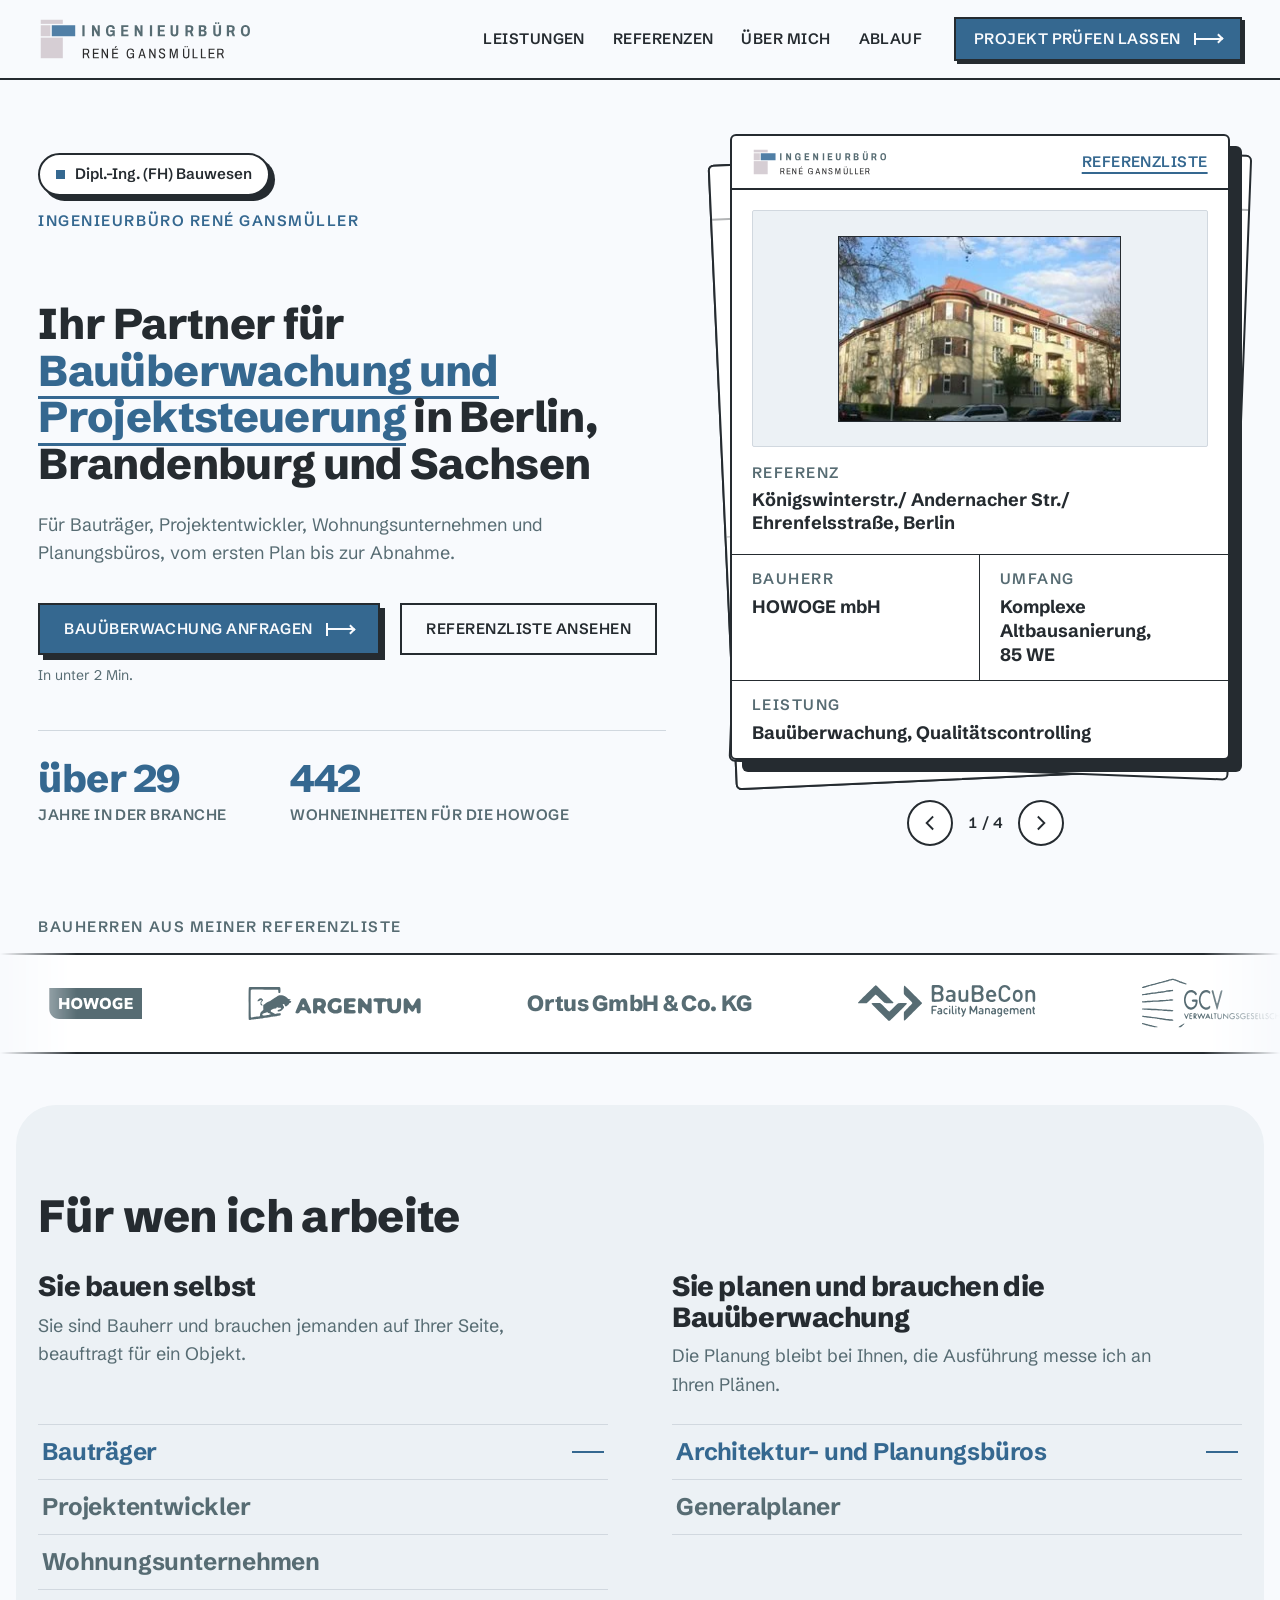
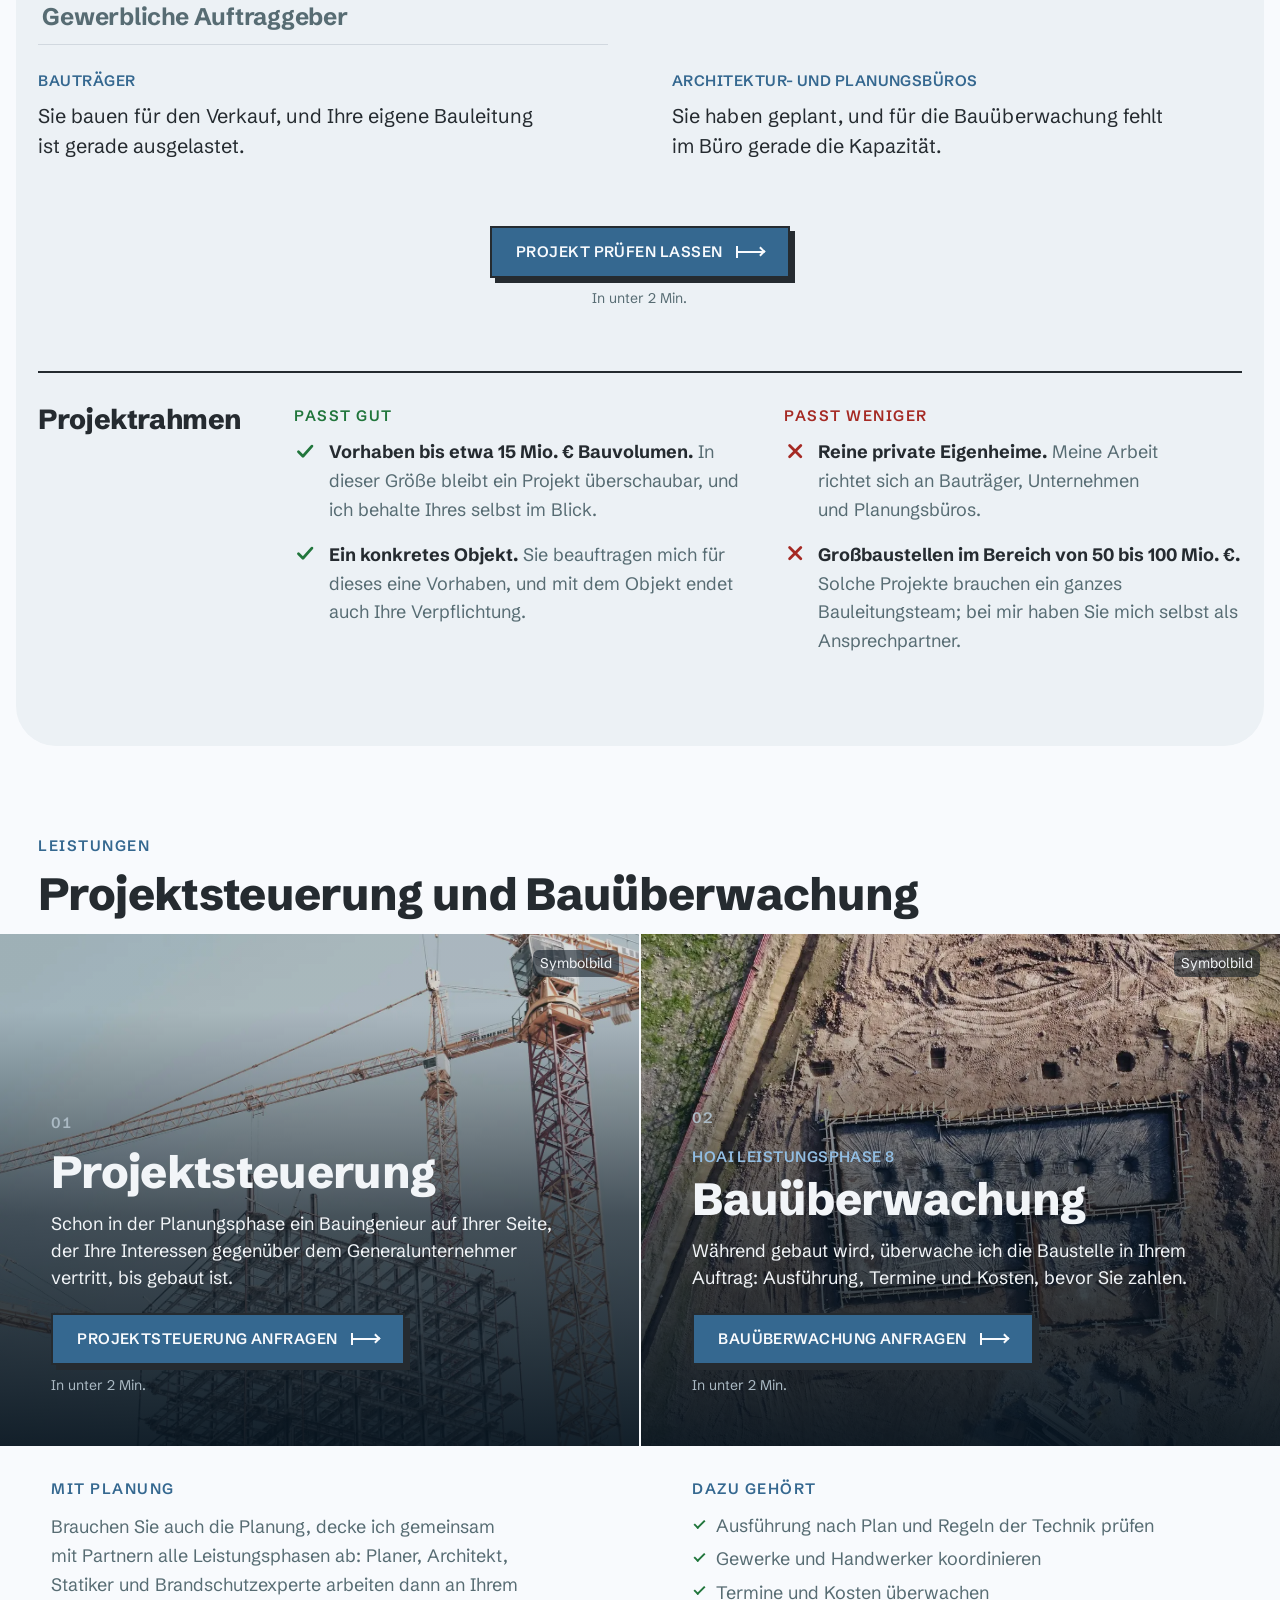
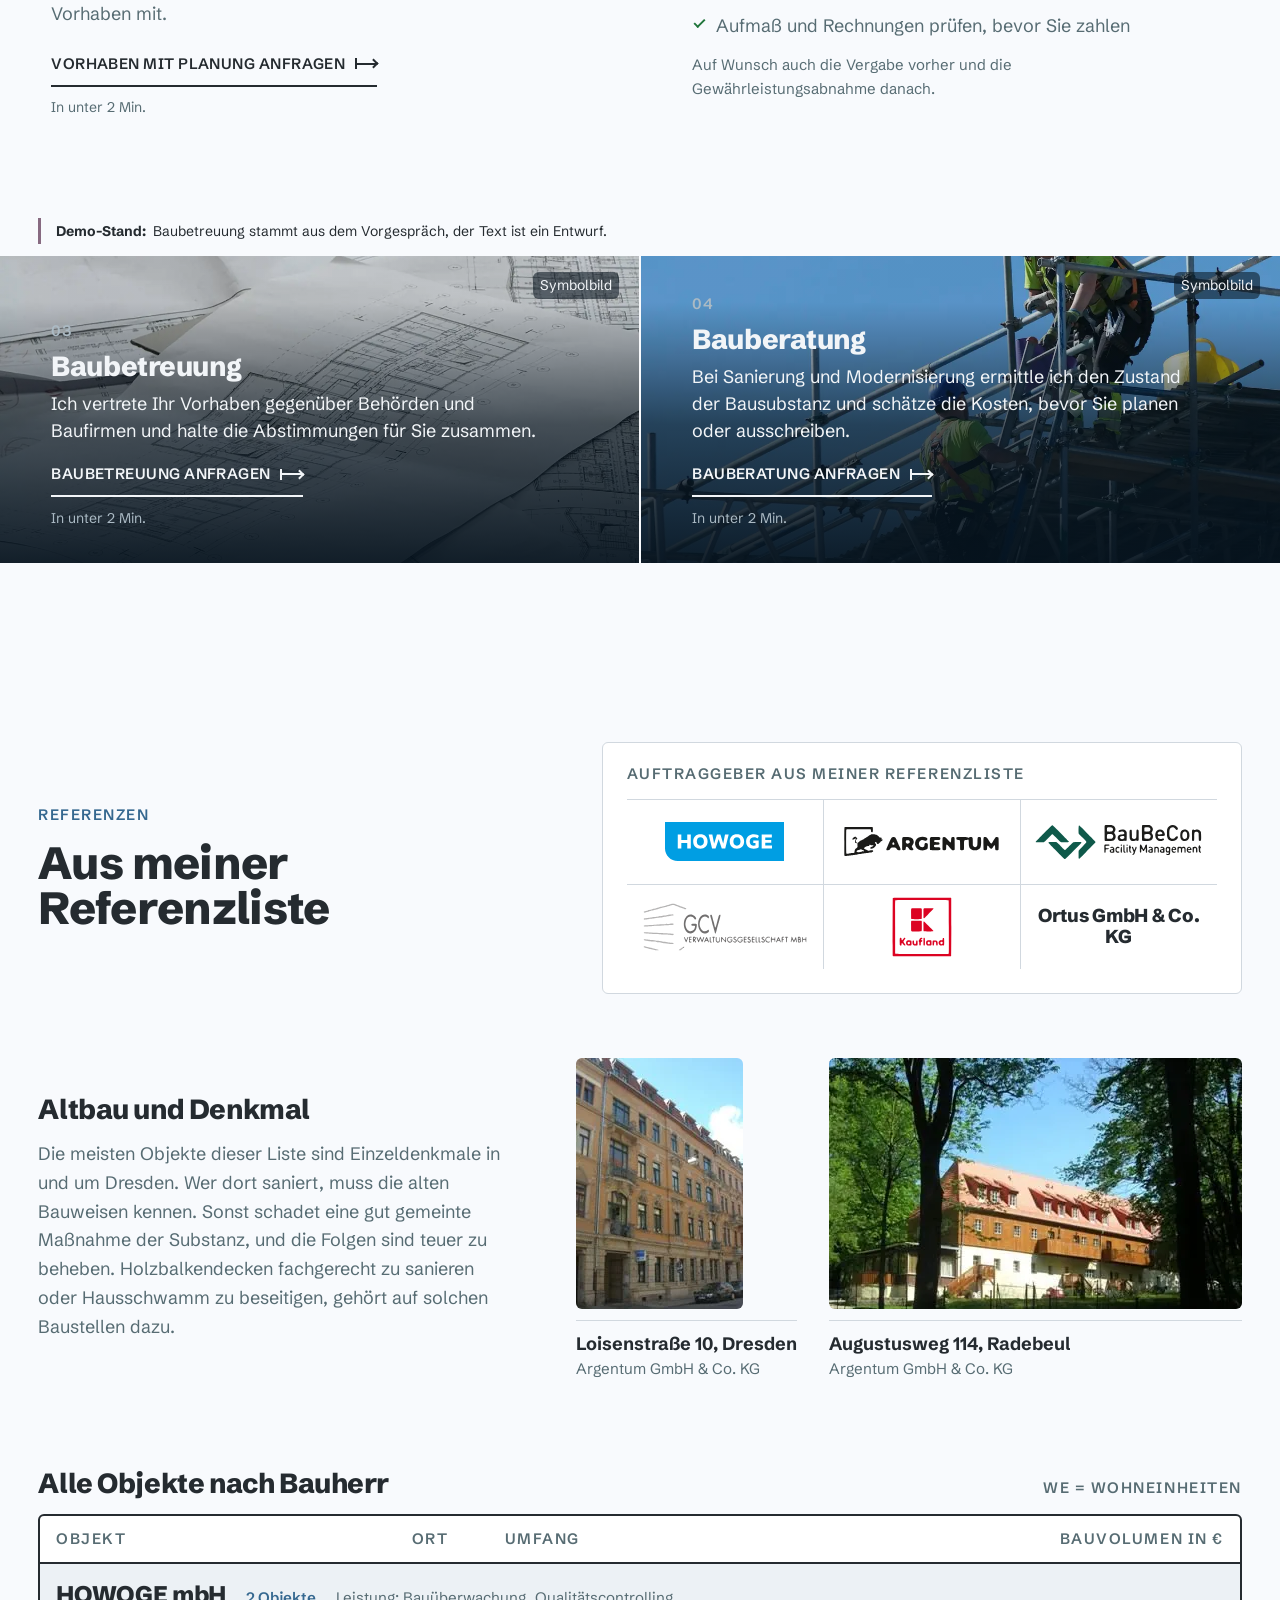
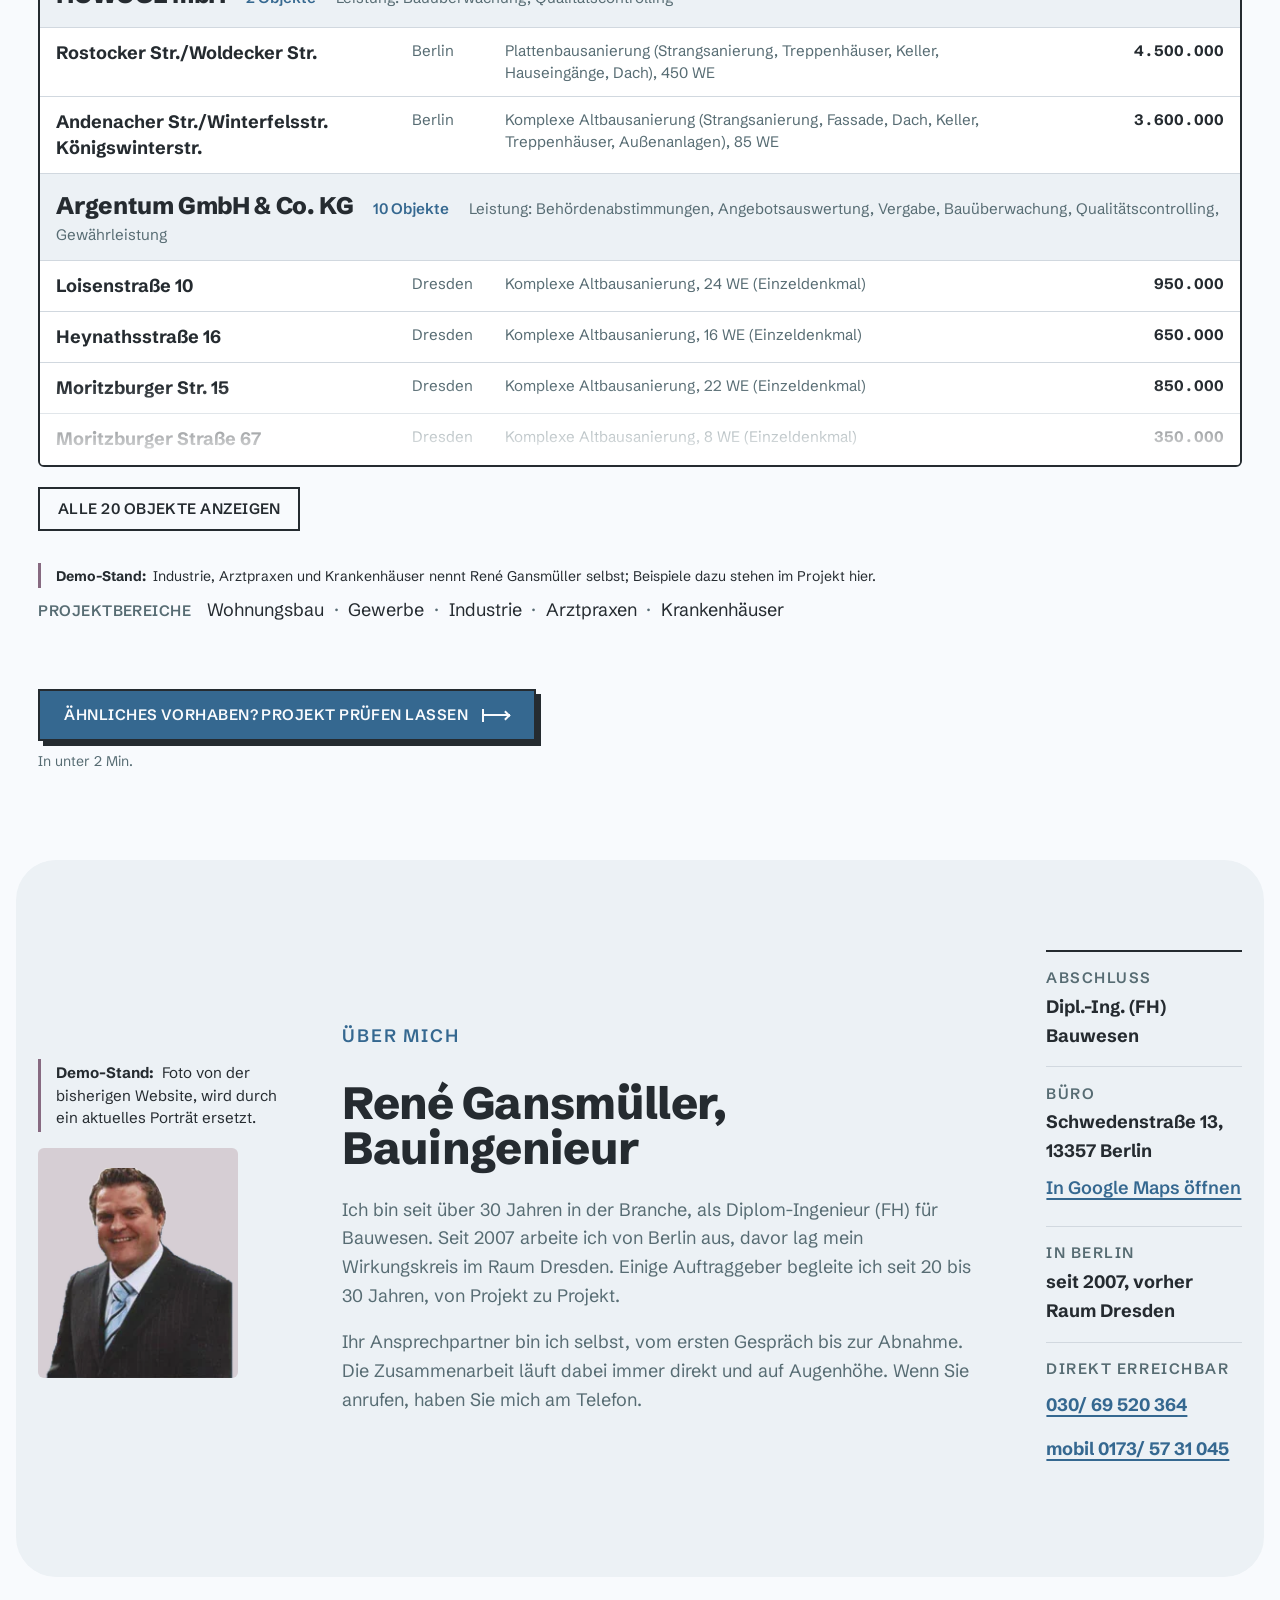
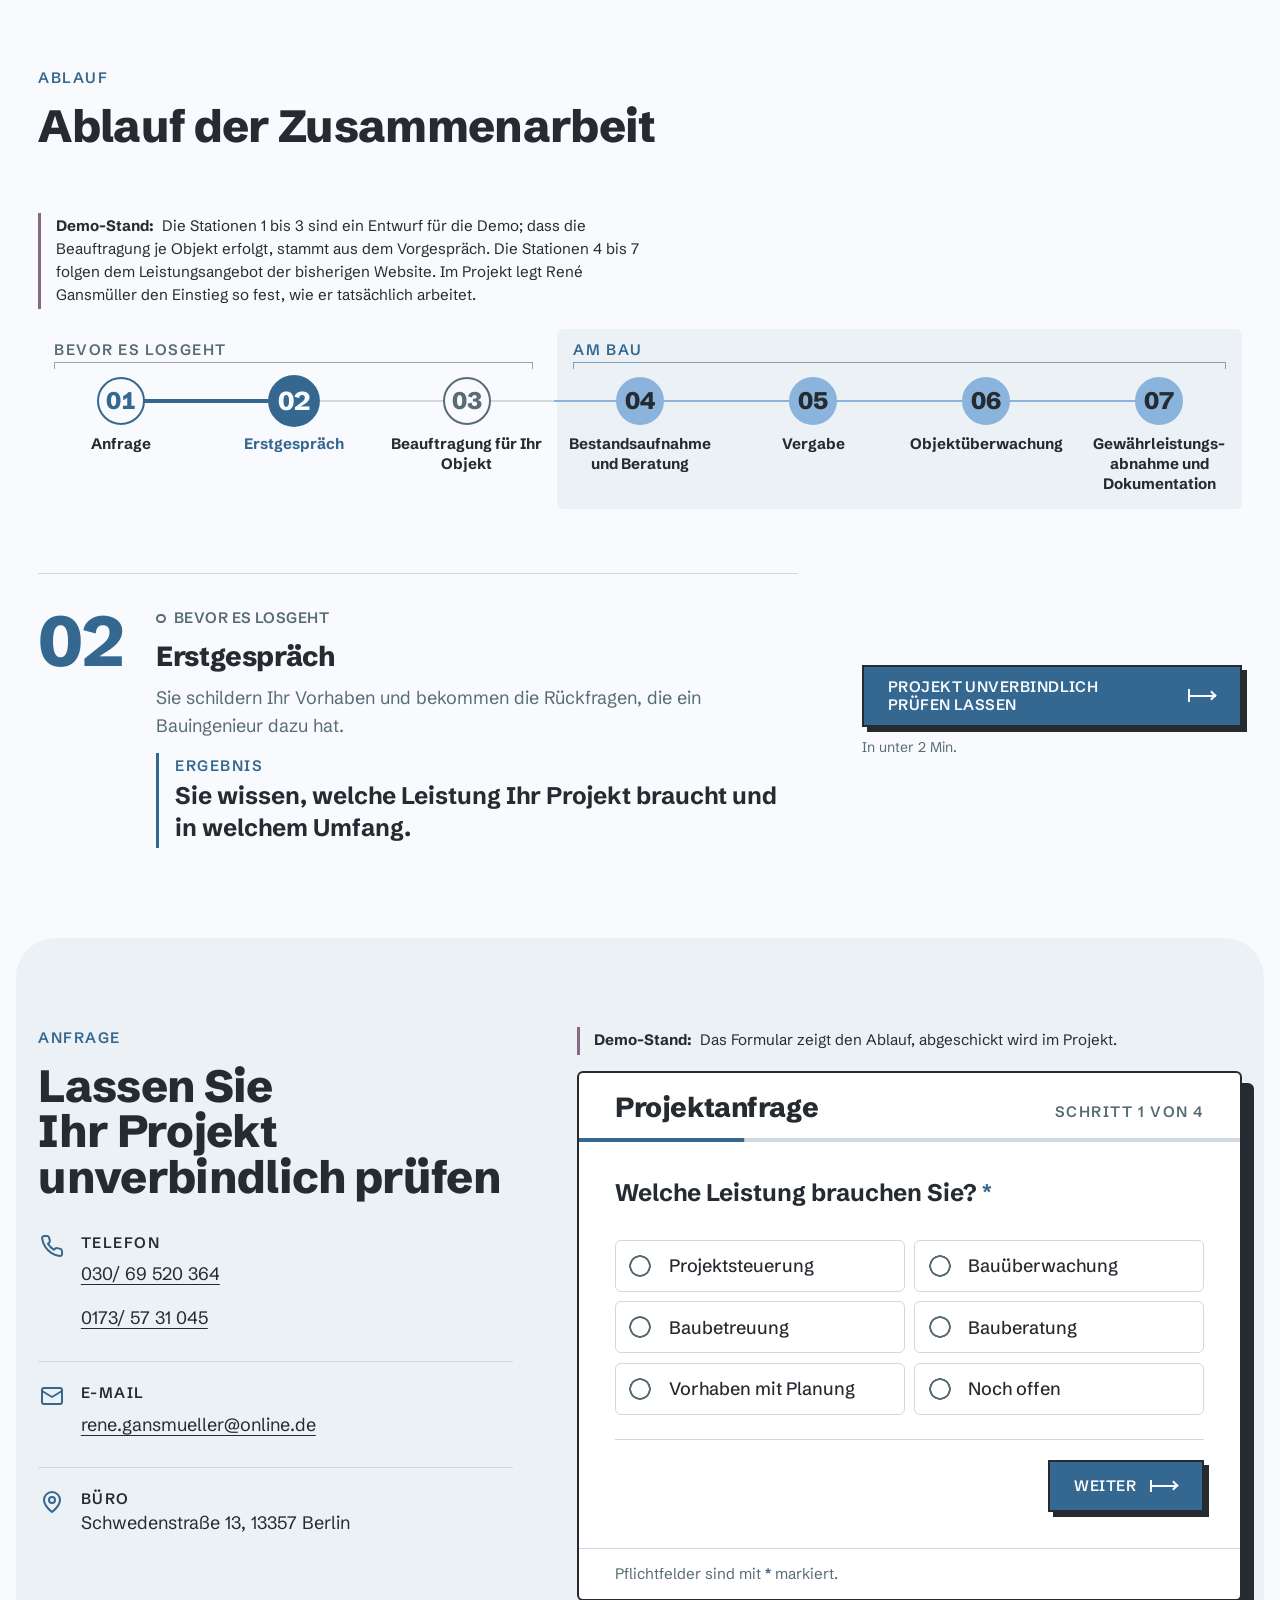
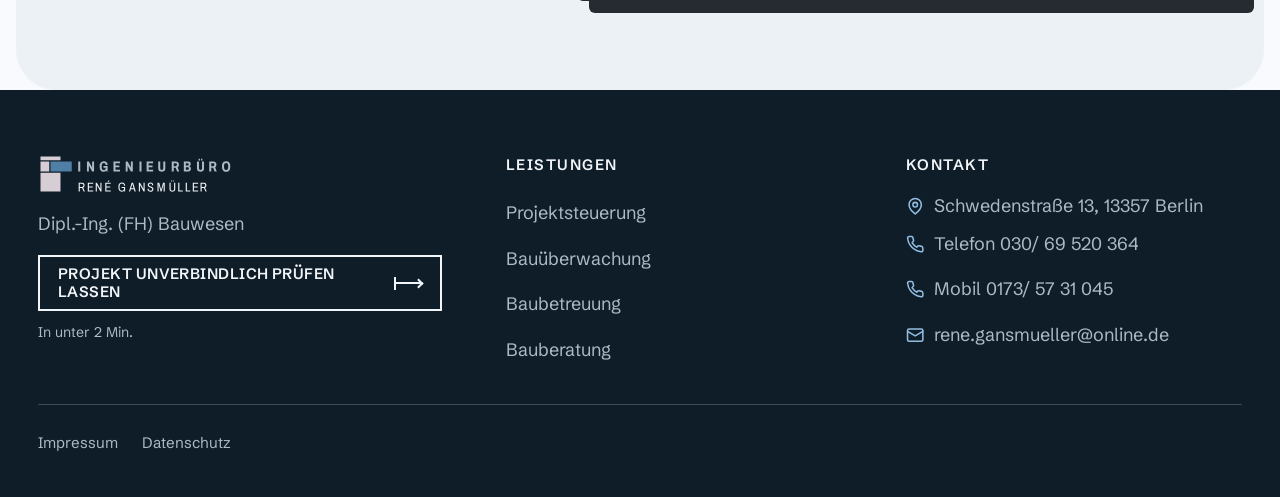
<file: site/index.html>
<!DOCTYPE html>
<html lang="de">
<head>
  <meta charset="UTF-8">
  <meta name="viewport" content="width=device-width, initial-scale=1.0">
  <title>Bauüberwachung und Projektsteuerung in Berlin | Gansmüller</title>
  <meta name="description" content="Bauüberwachung und Projektsteuerung für Bauherren und Planungsbüros: René Gansmüller, Bauingenieur in Berlin. Lassen Sie Ihr Projekt unverbindlich prüfen.">

  <meta property="og:type" content="website">
  <meta property="og:locale" content="de_DE">
  <meta property="og:title" content="René Gansmüller · Bauüberwachung und Projektsteuerung">
  <meta property="og:description" content="Bauingenieur in Berlin. Bauüberwachung und Projektsteuerung für Bauherren und Planungsbüros, objektbezogen beauftragt.">
  <meta property="og:image" content="https://gansmueller.vercel.app/assets/images/og-gansmueller.jpg">
  <meta property="og:image:width" content="1200">
  <meta property="og:image:height" content="630">
  <meta name="twitter:card" content="summary_large_image">

  <!-- Lokale Signale, nur belegte Felder (Scrape Impressum/Kontakt, Google-
       Eintrag). Kein aggregateRating, keine openingHours, kein priceRange,
       kein sameAs (keine Profile belegt). url = bestehende Domain laut Scrape. -->
  <script type="application/ld+json">
  {
    "@context": "https://schema.org",
    "@type": "ProfessionalService",
    "name": "Ingenieurbüro René Gansmüller",
    "url": "http://www.ingenieurbuero-gansmueller.de/",
    "telephone": "+49 30 69520364",
    "email": "rene.gansmueller@online.de",
    "address": {
      "@type": "PostalAddress",
      "streetAddress": "Schwedenstraße 13",
      "postalCode": "13357",
      "addressLocality": "Berlin",
      "addressCountry": "DE"
    }
  }
  </script>

  <script>document.documentElement.classList.add("js");</script>

  <link rel="stylesheet" href="css/fonts.css">
  <link rel="stylesheet" href="css/tokens.css">
  <link rel="stylesheet" href="css/base.css">
  <link rel="stylesheet" href="css/styles.css">
</head>
<body>
<!-- Icons (Strich, currentColor), einmal definiert. Funktion, kein Fotoersatz. -->
<svg width="0" height="0" class="vh" aria-hidden="true" focusable="false">
  <symbol id="i-telefon" viewBox="0 0 24 24"><path fill="none" stroke="currentColor" stroke-width="2" stroke-linecap="round" stroke-linejoin="round" d="M22 16.9v3a2 2 0 0 1-2.2 2 19.8 19.8 0 0 1-8.6-3.1 19.5 19.5 0 0 1-6-6A19.8 19.8 0 0 1 2.1 4.2 2 2 0 0 1 4.1 2h3a2 2 0 0 1 2 1.7c.1.9.4 1.8.7 2.7a2 2 0 0 1-.5 2.1L8 9.8a16 16 0 0 0 6 6l1.3-1.3a2 2 0 0 1 2.1-.4c.9.3 1.8.6 2.7.7a2 2 0 0 1 1.7 2z"/></symbol>
  <symbol id="i-mail" viewBox="0 0 24 24"><g fill="none" stroke="currentColor" stroke-width="2" stroke-linecap="round" stroke-linejoin="round"><rect x="2" y="4" width="20" height="16" rx="2"/><path d="m22 7-10 6L2 7"/></g></symbol>
  <symbol id="i-ort" viewBox="0 0 24 24"><g fill="none" stroke="currentColor" stroke-width="2" stroke-linecap="round" stroke-linejoin="round"><path d="M20 10c0 6-8 12-8 12S4 16 4 10a8 8 0 0 1 16 0z"/><circle cx="12" cy="10" r="3"/></g></symbol>
</svg>

<a class="sprunglink" href="#top">Zum Inhalt springen</a>

<header class="kopf kopf--kurzfassung" data-kopf>
  <div class="kopf__innen">
    <a class="kopf__logo" href="#top" aria-label="Ingenieurbüro René Gansmüller, zur Startseite">
      <img src="assets/images/logo.svg" alt="" width="156" height="32">
    </a>
    <nav class="kopf__nav" id="hauptmenue" aria-label="Hauptnavigation">
      <a href="#leistungen">Leistungen</a>
      <a href="#referenzen">Referenzen</a>
      <a href="#ueber-mich">Über mich</a>
      <a href="#ablauf">Ablauf</a>
      <a class="btn" href="#anfrage">Projekt prüfen lassen<span class="mass" aria-hidden="true"></span></a>
    </nav>
    <a class="kopf__tel" href="tel:+493069520364"><svg class="icon" aria-hidden="true"><use href="#i-telefon"/></svg>030/ 69 520 364</a>
    <a class="btn" href="#anfrage"><span class="lang"><span class="cta-text--voll">Projekt unverbindlich prüfen lassen</span><span class="cta-text--kurzfassung">Projekt prüfen lassen</span></span><span class="kurz">Projekt prüfen</span><span class="mass" aria-hidden="true"></span></a>
    <button class="kopf__menue" type="button" aria-expanded="false" aria-controls="hauptmenue" data-menue>
      <span class="kopf__menue-zeichen" aria-hidden="true"></span><span class="kopf__menue-text" data-menue-text>Menü</span>
    </button>
  </div>
</header>

<main id="top" tabindex="-1">

  <!-- 1 · HERO – füllt auf dem Desktop allein den ersten Bildschirm, das
       Bauherren-Band folgt direkt darunter (Überarbeitung 4).
       Rechts ein Karten-Stapel mit Referenzen. Quellen: Objekt, Bauherr, Umfang,
       Leistung: Referenzliste.pdf (Leistung je Bauherr wie im Register); Fotos:
       Altseite 4.html, in nativer Größe oder kleiner; Titel: Impressum;
       „über 30 Jahre in der Branche“: Transkript; 450 WE: Referenzliste.pdf.
       Weitere Referenz = eine weitere .stapel__karte mit data-pos, sonst nichts. -->
  <section class="hero layout" aria-labelledby="hero-titel">
    <div class="breakout hero__raster">
      <div class="hero__text">
        <div class="hero__marke">
          <p class="plakette">Dipl.-Ing. (FH) Bauwesen</p>
          <p class="kicker">Ingenieurbüro René Gansmüller</p>
        </div>
        <h1 id="hero-titel">Ihr Partner für <span class="akzent">Bauüberwachung und Projektsteuerung</span> in Berlin, Brandenburg und Sachsen</h1>
        <p class="hero__zeile">Für Bauträger, Projektentwickler, Wohnungsunternehmen und Planungsbüros, vom ersten Plan bis zur Abnahme.</p>
        <div class="aktionen">
          <span class="cta-mit-claim"><a class="btn" href="?leistung=bauueberwachung#anfrage" data-vorbelegen>Bauüberwachung anfragen<span class="mass" aria-hidden="true"></span></a><span class="cta-claim">In unter 2 Min.</span></span>
          <a class="btn btn--kontur" href="#referenzen">Referenzliste ansehen</a>
        </div>
        <dl class="kennzahlen">
          <div><dt>Jahre in der Branche</dt><dd>über <span class="zaehler zaehler--2" data-zaehler="30" data-kurve="stark">30</span></dd></div>
          <div><dt>Wohneinheiten für die HOWOGE</dt><dd><span class="zaehler zaehler--3" data-zaehler="450" data-kurve="mild">450</span></dd></div>
        </dl>
      </div>

      <div class="stapel" data-stapel role="region" aria-roledescription="Karten-Stapel" aria-label="Referenzen aus meiner Referenzliste">
        <div class="stapel__karten" data-stapel-karten>
          <article class="plankopf stapel__karte" data-pos="0" aria-roledescription="Referenz" aria-label="Königswinterstr./ Andernacher Str./ Ehrenfelsstraße, Berlin">
            <div class="plankopf__kopf"><img src="assets/images/logo.svg" alt="" width="156" height="32"><a href="#register">Referenzliste</a></div>
            <figure class="plankopf__objekt">
              <div class="plankopf__bild">
                <picture>
                  <source srcset="assets/images/altbau-berlin-koenigswinterstrasse.webp" type="image/webp">
                  <img src="assets/images/altbau-berlin-koenigswinterstrasse.jpg" alt="Wohngebäude an der Königswinterstraße in Berlin" width="284" height="186" decoding="async">
                </picture>
              </div>
              <figcaption><span class="label">Referenz</span><strong>Königswinterstr./ Andernacher Str./ Ehrenfelsstraße, Berlin</strong></figcaption>
            </figure>
            <dl class="schriftfeld">
              <div><dt>Bauherr</dt><dd>HOWOGE mbH</dd></div>
              <div><dt>Umfang</dt><dd>Komplexe Altbausanierung, 85&nbsp;WE</dd></div>
              <div class="schriftfeld__breit"><dt>Leistung</dt><dd>Bauüberwachung, Qualitäts&shy;controlling</dd></div>
            </dl>
          </article>
          <article class="plankopf stapel__karte" data-pos="1" aria-roledescription="Referenz" aria-label="Loisenstraße 10, Dresden">
            <div class="plankopf__kopf"><img src="assets/images/logo.svg" alt="" width="156" height="32"><a href="#register">Referenzliste</a></div>
            <figure class="plankopf__objekt">
              <div class="plankopf__bild">
                <picture>
                  <source srcset="assets/images/denkmal-dresden-loisenstrasse.webp" type="image/webp">
                  <img src="assets/images/denkmal-dresden-loisenstrasse.jpg" alt="Wohnhaus Loisenstraße 10 in Dresden, Straßenansicht" width="167" height="251" decoding="async">
                </picture>
              </div>
              <figcaption><span class="label">Referenz</span><strong>Loisenstraße 10, Dresden</strong></figcaption>
            </figure>
            <dl class="schriftfeld">
              <div><dt>Bauherr</dt><dd>Argentum GmbH &amp; Co.&nbsp;KG</dd></div>
              <div><dt>Umfang</dt><dd>Komplexe Altbausanierung, 24&nbsp;WE (Einzeldenkmal)</dd></div>
              <div class="schriftfeld__breit"><dt>Leistung</dt><dd>Behördenabstimmungen, Angebotsauswertung, Vergabe, Bauüberwachung, Qualitäts&shy;controlling, Gewährleistung</dd></div>
            </dl>
          </article>
          <article class="plankopf stapel__karte" data-pos="2" aria-roledescription="Referenz" aria-label="Augustusweg 114, Radebeul">
            <div class="plankopf__kopf"><img src="assets/images/logo.svg" alt="" width="156" height="32"><a href="#register">Referenzliste</a></div>
            <figure class="plankopf__objekt">
              <div class="plankopf__bild">
                <picture>
                  <source srcset="assets/images/denkmal-radebeul-augustusweg.webp" type="image/webp">
                  <img src="assets/images/denkmal-radebeul-augustusweg.jpg" alt="Wohnhaus Augustusweg 114 in Radebeul" width="413" height="251" decoding="async">
                </picture>
              </div>
              <figcaption><span class="label">Referenz</span><strong>Augustusweg 114, Radebeul</strong></figcaption>
            </figure>
            <dl class="schriftfeld">
              <div><dt>Bauherr</dt><dd>Argentum GmbH &amp; Co.&nbsp;KG</dd></div>
              <div><dt>Umfang</dt><dd>Komplexe Altbausanierung, 10&nbsp;WE (Einzeldenkmal)</dd></div>
              <div class="schriftfeld__breit"><dt>Leistung</dt><dd>Behördenabstimmungen, Angebotsauswertung, Vergabe, Bauüberwachung, Qualitäts&shy;controlling, Gewährleistung</dd></div>
            </dl>
          </article>
          <article class="plankopf stapel__karte" data-pos="3" aria-roledescription="Referenz" aria-label="Bundschuhstraße 1, Dresden">
            <div class="plankopf__kopf"><img src="assets/images/logo.svg" alt="" width="156" height="32"><a href="#register">Referenzliste</a></div>
            <figure class="plankopf__objekt">
              <div class="plankopf__bild">
                <picture>
                  <source srcset="assets/images/denkmal-dresden-bundschuhstrasse.webp" type="image/webp">
                  <img src="assets/images/denkmal-dresden-bundschuhstrasse.jpg" alt="Wohnhaus Bundschuhstraße 1 in Dresden, Straßenansicht" width="191" height="269" loading="lazy" decoding="async">
                </picture>
              </div>
              <figcaption><span class="label">Referenz</span><strong>Bundschuhstraße 1, Dresden</strong></figcaption>
            </figure>
            <dl class="schriftfeld">
              <div><dt>Bauherr</dt><dd>Argentum GmbH &amp; Co.&nbsp;KG</dd></div>
              <div><dt>Umfang</dt><dd>Komplexe Altbausanierung, 22&nbsp;WE (Einzeldenkmal)</dd></div>
              <div class="schriftfeld__breit"><dt>Leistung</dt><dd>Behördenabstimmungen, Angebotsauswertung, Vergabe, Bauüberwachung, Qualitäts&shy;controlling, Gewährleistung</dd></div>
            </dl>
          </article>
        </div>
        <div class="stapel__steuerung" data-stapel-steuerung hidden>
          <button class="stapel__knopf" type="button" data-stapel-zurueck aria-label="Vorherige Referenz"><svg viewBox="0 0 24 24" width="20" height="20" aria-hidden="true" focusable="false"><path d="M15 5l-7 7 7 7" fill="none" stroke="currentColor" stroke-width="2.25" stroke-linecap="square"/></svg></button>
          <p class="stapel__zaehler" aria-hidden="true"><span data-stapel-nr>1</span> / <span data-stapel-summe></span></p>
          <button class="stapel__knopf" type="button" data-stapel-vor aria-label="Nächste Referenz"><svg viewBox="0 0 24 24" width="20" height="20" aria-hidden="true" focusable="false"><path d="M9 5l7 7-7 7" fill="none" stroke="currentColor" stroke-width="2.25" stroke-linecap="square"/></svg></button>
        </div>
        <p class="vh" aria-live="polite" aria-atomic="true" data-stapel-status></p>
      </div>
    </div>
  </section>

  <!-- BAUHERREN-BAND – Namen und Alt-Texte: Referenzliste.pdf. Logos: HOWOGE von
       deren Website, die übrigen vier für die Demo bereitgestellt und vektorisiert
       (quellen/logos.md). Ortus als Wortmarke. Reines CSS: läuft langsam, hält bei
       Hover an, bei reduzierter Bewegung statische Reihe. Drei Kopien aria-hidden,
       damit das Band auch auf breiten Fenstern lückenlos gefüllt ist. -->
  <section class="layout marquee-band" aria-labelledby="bauherren-titel">
    <div class="breakout marquee-kopf">
      <h2 class="label marquee-titel" id="bauherren-titel">Bauherren aus meiner Referenzliste</h2>
    </div>
    <!-- Einfärbung der Logos im Ruhezustand: exakt --color-text-muted (flood-color per CSS).
         „negativ“: HOWOGE hat weiße Schrift auf eigener Fläche; die Fläche wird eingefärbt,
         die Schrift bleibt ausgespart. -->
    <svg class="svg-filter" aria-hidden="true" focusable="false" width="0" height="0">
      <filter id="logo-mono" color-interpolation-filters="sRGB">
        <feFlood class="logo-mono-farbe"/>
        <feComposite in2="SourceAlpha" operator="in"/>
      </filter>
      <filter id="logo-mono-negativ" color-interpolation-filters="sRGB">
        <feColorMatrix in="SourceGraphic" type="matrix" values="0 0 0 0 0  0 0 0 0 0  0 0 0 0 0  -0.4316 -1.4519 -0.1466 0 2.0301" result="flaeche"/>
        <feComposite in="flaeche" in2="SourceAlpha" operator="in" result="maske"/>
        <feFlood class="logo-mono-farbe"/>
        <feComposite in2="maske" operator="in"/>
      </filter>
    </svg>
    <div class="full marquee" data-marquee>
      <div class="marquee__spur">
        <ul class="marquee__liste">
            <li class="marquee__eintrag"><img class="marquee__logo marquee__logo--howoge marquee__logo--negativ" src="assets/images/logos/howoge.svg" alt="HOWOGE mbH" width="108" height="36"></li>
            <li class="marquee__eintrag"><img class="marquee__logo marquee__logo--argentum" src="assets/images/logos/argentum.svg" alt="Argentum GmbH &amp; Co. KG" width="175" height="35"></li>
            <li class="marquee__eintrag"><span class="wortmarke">Ortus GmbH &amp; Co. KG</span></li>
            <li class="marquee__eintrag"><img class="marquee__logo marquee__logo--baubecon" src="assets/images/logos/baubecon.svg" alt="BauBeCon Wohnen GmbH" width="173" height="37"></li>
            <li class="marquee__eintrag"><img class="marquee__logo marquee__logo--gcv" src="assets/images/logos/gcv.svg" alt="GVC mbH" width="147" height="43"></li>
            <li class="marquee__eintrag"><img class="marquee__logo marquee__logo--kaufland" src="assets/images/logos/kaufland.svg" alt="Kaufland Ladenbau GmbH" width="53" height="53"></li>
        </ul>
        <ul class="marquee__liste marquee__liste--kopie" aria-hidden="true">
            <li class="marquee__eintrag"><img class="marquee__logo marquee__logo--howoge marquee__logo--negativ" src="assets/images/logos/howoge.svg" alt="" width="108" height="36"></li>
            <li class="marquee__eintrag"><img class="marquee__logo marquee__logo--argentum" src="assets/images/logos/argentum.svg" alt="" width="175" height="35"></li>
            <li class="marquee__eintrag"><span class="wortmarke">Ortus GmbH &amp; Co. KG</span></li>
            <li class="marquee__eintrag"><img class="marquee__logo marquee__logo--baubecon" src="assets/images/logos/baubecon.svg" alt="" width="173" height="37"></li>
            <li class="marquee__eintrag"><img class="marquee__logo marquee__logo--gcv" src="assets/images/logos/gcv.svg" alt="" width="147" height="43"></li>
            <li class="marquee__eintrag"><img class="marquee__logo marquee__logo--kaufland" src="assets/images/logos/kaufland.svg" alt="" width="53" height="53"></li>
        </ul>
        <ul class="marquee__liste marquee__liste--kopie" aria-hidden="true">
            <li class="marquee__eintrag"><img class="marquee__logo marquee__logo--howoge marquee__logo--negativ" src="assets/images/logos/howoge.svg" alt="" width="108" height="36"></li>
            <li class="marquee__eintrag"><img class="marquee__logo marquee__logo--argentum" src="assets/images/logos/argentum.svg" alt="" width="175" height="35"></li>
            <li class="marquee__eintrag"><span class="wortmarke">Ortus GmbH &amp; Co. KG</span></li>
            <li class="marquee__eintrag"><img class="marquee__logo marquee__logo--baubecon" src="assets/images/logos/baubecon.svg" alt="" width="173" height="37"></li>
            <li class="marquee__eintrag"><img class="marquee__logo marquee__logo--gcv" src="assets/images/logos/gcv.svg" alt="" width="147" height="43"></li>
            <li class="marquee__eintrag"><img class="marquee__logo marquee__logo--kaufland" src="assets/images/logos/kaufland.svg" alt="" width="53" height="53"></li>
        </ul>
        <ul class="marquee__liste marquee__liste--kopie" aria-hidden="true">
            <li class="marquee__eintrag"><img class="marquee__logo marquee__logo--howoge marquee__logo--negativ" src="assets/images/logos/howoge.svg" alt="" width="108" height="36"></li>
            <li class="marquee__eintrag"><img class="marquee__logo marquee__logo--argentum" src="assets/images/logos/argentum.svg" alt="" width="175" height="35"></li>
            <li class="marquee__eintrag"><span class="wortmarke">Ortus GmbH &amp; Co. KG</span></li>
            <li class="marquee__eintrag"><img class="marquee__logo marquee__logo--baubecon" src="assets/images/logos/baubecon.svg" alt="" width="173" height="37"></li>
            <li class="marquee__eintrag"><img class="marquee__logo marquee__logo--gcv" src="assets/images/logos/gcv.svg" alt="" width="147" height="43"></li>
            <li class="marquee__eintrag"><img class="marquee__logo marquee__logo--kaufland" src="assets/images/logos/kaufland.svg" alt="" width="53" height="53"></li>
        </ul>
      </div>
    </div>
  </section>

  <!-- 2 · FÜR WEN – zwei getrennte Wege (§9), abgesetzte Fläche -->
  <section class="layout" id="fuer-wen" aria-labelledby="fuer-wen-titel">
    <div class="full panel abschnitt layout">
      <header class="breakout fuer-wen__kopf">
        <h2 id="fuer-wen-titel">Für wen ich arbeite</h2>
      </header>
      <div class="breakout wege" data-wege>
        <div class="weg" data-weg>
          <header class="weg__kopf">
            <h3 class="weg__titel" id="weg-bauen">Sie bauen selbst</h3>
            <p class="weg__satz">Sie sind Bauherr und brauchen jemanden auf Ihrer Seite, beauftragt für ein Objekt.</p>
          </header>
          <div class="rollen" role="tablist" aria-labelledby="weg-bauen" aria-orientation="vertical" data-rollen>
            <button class="rolle" type="button" role="tab" id="rolle-bautraeger" aria-controls="rolle-bautraeger-text" aria-selected="true" tabindex="0">Bauträger</button>
            <button class="rolle" type="button" role="tab" id="rolle-projektentwickler" aria-controls="rolle-projektentwickler-text" aria-selected="false" tabindex="-1">Projektentwickler</button>
            <button class="rolle" type="button" role="tab" id="rolle-wohnungsunternehmen" aria-controls="rolle-wohnungsunternehmen-text" aria-selected="false" tabindex="-1">Wohnungsunternehmen</button>
            <button class="rolle" type="button" role="tab" id="rolle-gewerblich" aria-controls="rolle-gewerblich-text" aria-selected="false" tabindex="-1">Gewerbliche Auftraggeber</button>
          </div>
          <div class="rollen-texte">
            <div class="rollen-text" role="tabpanel" tabindex="0" id="rolle-bautraeger-text" aria-labelledby="rolle-bautraeger">
              <p class="rollen-text__rolle">Bauträger</p>
              <p class="rollen-text__satz">Sie bauen für den Verkauf, und Ihre eigene Bauleitung ist gerade ausgelastet.</p>
            </div>
            <div class="rollen-text" role="tabpanel" tabindex="0" id="rolle-projektentwickler-text" aria-labelledby="rolle-projektentwickler">
              <p class="rollen-text__rolle">Projektentwickler</p>
              <p class="rollen-text__satz">Sie entwickeln ein Vorhaben und wollen schon in der Planung jemanden an Ihrer Seite, der vom Bau kommt.</p>
            </div>
            <div class="rollen-text" role="tabpanel" tabindex="0" id="rolle-wohnungsunternehmen-text" aria-labelledby="rolle-wohnungsunternehmen">
              <p class="rollen-text__rolle">Wohnungsunternehmen</p>
              <p class="rollen-text__satz">Sie sanieren Ihren Bestand und brauchen für ein Haus jemanden, der die Baustelle für Sie im Blick hat.</p>
            </div>
            <div class="rollen-text" role="tabpanel" tabindex="0" id="rolle-gewerblich-text" aria-labelledby="rolle-gewerblich">
              <p class="rollen-text__rolle">Gewerbliche Auftraggeber</p>
              <p class="rollen-text__satz">Sie bauen für Ihren eigenen Betrieb, und das Tagesgeschäft lässt keine Zeit für die Baustelle.</p>
            </div>
          </div>
        </div>
        <div class="weg" data-weg>
          <header class="weg__kopf">
            <h3 class="weg__titel" id="weg-planen">Sie planen und brauchen die Bauüberwachung</h3>
            <p class="weg__satz">Die Planung bleibt bei Ihnen, die Ausführung messe ich an Ihren Plänen.</p>
          </header>
          <div class="rollen" role="tablist" aria-labelledby="weg-planen" aria-orientation="vertical" data-rollen>
            <button class="rolle" type="button" role="tab" id="rolle-planungsbuero" aria-controls="rolle-planungsbuero-text" aria-selected="true" tabindex="0">Architektur- und Planungsbüros</button>
            <button class="rolle" type="button" role="tab" id="rolle-generalplaner" aria-controls="rolle-generalplaner-text" aria-selected="false" tabindex="-1">Generalplaner</button>
          </div>
          <div class="rollen-texte">
            <div class="rollen-text" role="tabpanel" tabindex="0" id="rolle-planungsbuero-text" aria-labelledby="rolle-planungsbuero">
              <p class="rollen-text__rolle">Architektur- und Planungsbüros</p>
              <p class="rollen-text__satz">Sie haben geplant, und für die Bauüberwachung fehlt im Büro gerade die Kapazität.</p>
            </div>
            <div class="rollen-text" role="tabpanel" tabindex="0" id="rolle-generalplaner-text" aria-labelledby="rolle-generalplaner">
              <p class="rollen-text__rolle">Generalplaner</p>
              <p class="rollen-text__satz">Sie verantworten die gesamte Planung und geben die Bauüberwachung für ein Objekt ab.</p>
            </div>
          </div>
        </div>
      </div>
      <div class="breakout wege-cta">
        <span class="cta-mit-claim"><a class="btn" href="?auftraggeber=bautraeger#anfrage" data-vorbelegen data-wege-cta>Projekt prüfen lassen<span class="mass" aria-hidden="true"></span></a><span class="cta-claim">In unter 2 Min.</span></span>
      </div>
      <div class="breakout rahmen">
        <h3 class="rahmen__titel">Projektrahmen</h3>
        <div class="rahmen__spalten">
          <div class="rahmen__spalte rahmen__spalte--passt">
            <p class="label">Passt gut</p>
            <ul>
              <li><svg class="rahmen__zeichen" viewBox="0 0 20 20" aria-hidden="true" focusable="false"><path d="M4 10.5l4 4 8-9" fill="none" stroke="currentColor" stroke-width="2.5" stroke-linecap="round" stroke-linejoin="round"/></svg><span><span class="vh">Passt gut: </span><strong>Vorhaben bis etwa 15&nbsp;Mio.&nbsp;€ Bauvolumen.</strong> In dieser Größe bleibt ein Projekt überschaubar, und ich behalte Ihres selbst im Blick.</span></li>
              <li><svg class="rahmen__zeichen" viewBox="0 0 20 20" aria-hidden="true" focusable="false"><path d="M4 10.5l4 4 8-9" fill="none" stroke="currentColor" stroke-width="2.5" stroke-linecap="round" stroke-linejoin="round"/></svg><span><span class="vh">Passt gut: </span><strong>Ein konkretes Objekt.</strong> Sie beauftragen mich für dieses eine Vorhaben, und mit dem Objekt endet auch Ihre Verpflichtung.</span></li>
            </ul>
          </div>
          <div class="rahmen__spalte rahmen__spalte--weniger">
            <p class="label">Passt weniger</p>
            <ul>
              <li><svg class="rahmen__zeichen" viewBox="0 0 20 20" aria-hidden="true" focusable="false"><path d="M5 5l10 10M15 5L5 15" fill="none" stroke="currentColor" stroke-width="2.5" stroke-linecap="round"/></svg><span><span class="vh">Passt weniger: </span><strong>Reine private Eigenheime.</strong> Meine Arbeit richtet sich an Bauträger, Unternehmen und Planungsbüros.</span></li>
              <li><svg class="rahmen__zeichen" viewBox="0 0 20 20" aria-hidden="true" focusable="false"><path d="M5 5l10 10M15 5L5 15" fill="none" stroke="currentColor" stroke-width="2.5" stroke-linecap="round"/></svg><span><span class="vh">Passt weniger: </span><strong>Großbaustellen im Bereich von 50 bis 100&nbsp;Mio.&nbsp;€.</strong> Solche Projekte brauchen ein ganzes Bauleitungsteam; bei mir haben Sie mich selbst als Ansprechpartner.</span></li>
            </ul>
          </div>
        </div>
      </div>
    </div>
  </section>

  <!-- 3 · LEISTUNGEN – zwei große Fotokacheln (randlos), Aufgaben als Schlagworte,
       zwei kleine Kacheln, Partnerzeile. Fotos: Bildplatz, Herkunft und Stand in
       quellen/bilder-unsplash.md. Texte: Scrape (Leistungen), Transkript. -->
  <section class="abschnitt layout" id="leistungen" aria-labelledby="leistungen-titel">
    <header class="breakout abschnitt-kopf">
      <p class="kicker">Leistungen</p>
      <h2 id="leistungen-titel">Projektsteuerung und Bauüberwachung</h2>
    </header>

    <div class="full kacheln">
      <article class="kachel" id="projektsteuerung" aria-labelledby="projektsteuerung-titel">
        <picture>
          <source srcset="assets/images/leistungen/projektsteuerung.webp" type="image/webp">
          <img class="kachel__bild kachel__bild--oben" src="assets/images/leistungen/projektsteuerung.jpg" alt="" width="1440" height="1296" loading="lazy" decoding="async">
        </picture>
        <div class="kachel__inhalt">
          <p class="kachel__nr" aria-hidden="true">01</p>
          <h3 id="projektsteuerung-titel">Projektsteuerung</h3>
          <p>Schon in der Planungsphase ein Bauingenieur auf Ihrer Seite, der Ihre Interessen gegenüber dem Generalunternehmer vertritt, bis gebaut ist.</p>
          <span class="cta-mit-claim cta-mit-claim--dunkel"><a class="btn" href="?leistung=projektsteuerung#anfrage" data-vorbelegen>Projektsteuerung anfragen<span class="mass" aria-hidden="true"></span></a><span class="cta-claim">In unter 2 Min.</span></span>
        </div>
      </article>
      <article class="kachel" id="bauueberwachung" aria-labelledby="bauueberwachung-titel">
        <picture>
          <source srcset="assets/images/leistungen/bauueberwachung.webp" type="image/webp">
          <img class="kachel__bild" src="assets/images/leistungen/bauueberwachung.jpg" alt="" width="1440" height="810" loading="lazy" decoding="async">
        </picture>
        <div class="kachel__inhalt">
          <p class="kachel__nr" aria-hidden="true">02</p>
          <p class="kachel__kicker">HOAI Leistungsphase&nbsp;8</p>
          <h3 id="bauueberwachung-titel">Bauüberwachung</h3>
          <p>Während gebaut wird, überwache ich die Baustelle in Ihrem Auftrag: Ausführung, Termine und Kosten, bevor Sie zahlen.</p>
          <span class="cta-mit-claim cta-mit-claim--dunkel"><a class="btn" href="?leistung=bauueberwachung#anfrage" data-vorbelegen>Bauüberwachung anfragen<span class="mass" aria-hidden="true"></span></a><span class="cta-claim">In unter 2 Min.</span></span>
        </div>
      </article>
    </div>

    <div class="full leistung-details">
      <div class="leistung-details__spalte">
        <p class="label">Mit Planung</p>
        <p>Brauchen Sie auch die Planung, decke ich gemeinsam mit Partnern alle Leistungsphasen ab: Planer, Architekt, Statiker und Brandschutzexperte arbeiten dann an Ihrem Vorhaben mit.</p>
        <span class="cta-mit-claim"><a class="textlink" href="?leistung=alle-leistungsphasen#anfrage" data-vorbelegen>Vorhaben mit Planung anfragen<span class="mass" aria-hidden="true"></span></a><span class="cta-claim">In unter 2 Min.</span></span>
      </div>
      <div class="leistung-details__spalte" id="vergabe">
        <p class="label">Dazu gehört</p>
        <ul class="haken-liste">
          <li>Ausführung nach Plan und Regeln der Technik prüfen</li>
          <li>Gewerke und Handwerker koordinieren</li>
          <li>Termine und Kosten überwachen</li>
          <li>Aufmaß und Rechnungen prüfen, bevor Sie zahlen</li>
        </ul>
        <p class="leistung-details__zusatz">Auf Wunsch auch die Vergabe vorher und die Gewährleistungsabnahme danach.</p>
      </div>
    </div>

    <p class="breakout demo-hinweis demo-hinweis--klein weitere-hinweis" role="note"><strong>Demo-Stand:</strong> Baubetreuung stammt aus dem Vorgespräch, der Text ist ein Entwurf.</p>
    <div class="full kacheln kacheln--klein">
      <article class="kachel kachel--klein" id="baubetreuung" aria-labelledby="baubetreuung-titel">
        <picture>
          <source srcset="assets/images/leistungen/baubetreuung.webp" type="image/webp">
          <img class="kachel__bild" src="assets/images/leistungen/baubetreuung.jpg" alt="" width="1200" height="750" loading="lazy" decoding="async">
        </picture>
        <div class="kachel__inhalt">
          <p class="kachel__nr" aria-hidden="true">03</p>
          <h3 id="baubetreuung-titel">Baubetreuung</h3>
          <p>Ich vertrete Ihr Vorhaben gegenüber Behörden und Baufirmen und halte die Abstimmungen für Sie zusammen.</p>
          <span class="cta-mit-claim cta-mit-claim--dunkel"><a class="textlink textlink--hell" href="?leistung=baubetreuung#anfrage" data-vorbelegen>Baubetreuung anfragen<span class="mass" aria-hidden="true"></span></a><span class="cta-claim">In unter 2 Min.</span></span>
        </div>
      </article>
      <article class="kachel kachel--klein" id="bauberatung" aria-labelledby="bauberatung-titel">
        <picture>
          <source srcset="assets/images/leistungen/bauberatung.webp" type="image/webp">
          <img class="kachel__bild" src="assets/images/leistungen/bauberatung.jpg" alt="" width="1200" height="750" loading="lazy" decoding="async">
        </picture>
        <div class="kachel__inhalt">
          <p class="kachel__nr" aria-hidden="true">04</p>
          <h3 id="bauberatung-titel">Bauberatung</h3>
          <p>Bei Sanierung und Modernisierung ermittle ich den Zustand der Bausubstanz und schätze die Kosten, bevor Sie planen oder ausschreiben.</p>
          <span class="cta-mit-claim cta-mit-claim--dunkel"><a class="textlink textlink--hell" href="?leistung=bauberatung#anfrage" data-vorbelegen>Bauberatung anfragen<span class="mass" aria-hidden="true"></span></a><span class="cta-claim">In unter 2 Min.</span></span>
        </div>
      </article>
    </div>
  </section>

  <!-- 4 + 5 · REFERENZEN – Bauherren-Raster, Altbau und Denkmal, Register.
       Alle Daten: Referenzliste.pdf (quellen/scrape-website.md), Schreibweise
       nach PDF. Objektzahl je Bauherr = Zeilen im Register. -->
  <section class="abschnitt layout referenzen" id="referenzen" aria-labelledby="referenzen-titel">
    <!-- Kopf mit Logo-Leiste. Namen und Alt-Texte: Referenzliste.pdf; Logos:
         quellen/logos.md, hier in Originalfarben. „Auftraggeber“ statt „Partner“,
         weil „Partner“ auf der Seite für Planer, Architekt, Statik, Brandschutz steht. -->
    <div class="breakout referenzen-kopf">
      <header class="abschnitt-kopf">
        <p class="kicker">Referenzen</p>
        <h2 id="referenzen-titel">Aus meiner Referenzliste</h2>
      </header>
      <aside class="auftraggeber" aria-labelledby="auftraggeber-titel">
        <p class="label auftraggeber__titel" id="auftraggeber-titel">Auftraggeber aus meiner Referenzliste</p>
        <ul class="auftraggeber__liste">
          <li><img class="logo-farbe logo-farbe--howoge" src="assets/images/logos/howoge.svg" alt="HOWOGE mbH" width="108" height="36" loading="lazy"></li>
          <li><img class="logo-farbe logo-farbe--argentum" src="assets/images/logos/argentum.svg" alt="Argentum GmbH &amp; Co. KG" width="175" height="35" loading="lazy"></li>
          <li><img class="logo-farbe logo-farbe--baubecon" src="assets/images/logos/baubecon.svg" alt="BauBeCon Wohnen GmbH" width="173" height="37" loading="lazy"></li>
          <li><img class="logo-farbe logo-farbe--gcv" src="assets/images/logos/gcv.svg" alt="GVC mbH" width="147" height="43" loading="lazy"></li>
          <li><img class="logo-farbe logo-farbe--kaufland" src="assets/images/logos/kaufland.svg" alt="Kaufland Ladenbau GmbH" width="53" height="53" loading="lazy"></li>
          <li><span class="wortmarke auftraggeber__wortmarke">Ortus GmbH &amp; Co. KG</span></li>
        </ul>
      </aside>
    </div>

    <div class="breakout denkmal">
      <div class="denkmal__text">
        <h3>Altbau und Denkmal</h3>
        <p>Die meisten Objekte dieser Liste sind Einzeldenkmale in und um Dresden. Wer dort saniert, muss die alten Bauweisen kennen. Sonst schadet eine gut gemeinte Maßnahme der Substanz, und die Folgen sind teuer zu beheben. Holzbalkendecken fachgerecht zu sanieren oder Hausschwamm zu beseitigen, gehört auf solchen Baustellen dazu.</p>
      </div>
      <div class="denkmal__fotos">
        <figure class="ref-foto">
          <picture>
            <source srcset="assets/images/denkmal-dresden-loisenstrasse.webp" type="image/webp">
            <img src="assets/images/denkmal-dresden-loisenstrasse.jpg" alt="Wohnhaus Loisenstraße 10 in Dresden, Straßenansicht" width="167" height="251" decoding="async">
          </picture>
          <figcaption><strong>Loisenstraße 10, Dresden</strong><span>Argentum GmbH &amp; Co. KG</span></figcaption>
        </figure>
        <figure class="ref-foto">
          <picture>
            <source srcset="assets/images/denkmal-radebeul-augustusweg.webp" type="image/webp">
            <img src="assets/images/denkmal-radebeul-augustusweg.jpg" alt="Wohnhaus Augustusweg 114 in Radebeul" width="413" height="251" decoding="async">
          </picture>
          <figcaption><strong>Augustusweg 114, Radebeul</strong><span>Argentum GmbH &amp; Co. KG</span></figcaption>
        </figure>
      </div>
    </div>

    <div class="breakout register-block" id="register">
      <div class="register-kopf">
        <h3>Alle Objekte nach Bauherr</h3>
        <p class="label">WE = Wohneinheiten</p>
      </div>
      <div class="karte register-karte" id="register-tabelle" data-register>
      <table class="register">
        <caption class="vh">Referenzobjekte nach Bauherr</caption>
        <thead>
          <tr><th scope="col">Objekt</th><th scope="col">Ort</th><th scope="col">Umfang</th><th scope="col" class="spalte-betrag">Bauvolumen in €</th></tr>
        </thead>
        <tbody>
          <tr class="gruppe"><th scope="rowgroup" colspan="4"><span class="gruppe__bauherr">HOWOGE mbH</span> <span class="gruppe__zahl">2 Objekte</span> <span class="gruppe__leistung">Leistung: Bauüberwachung, Qualitätscontrolling</span></th></tr>
          <tr><td class="objekt">Rostocker Str./Woldecker Str.</td><td class="ort">Berlin</td><td class="umfang">Plattenbausanierung (Strangsanierung, Treppenhäuser, Keller, Hauseingänge, Dach), 450 WE</td><td class="betrag">4.500.000</td></tr>
          <tr><td class="objekt">Andenacher Str./Winterfelsstr. Königswinterstr.</td><td class="ort">Berlin</td><td class="umfang">Komplexe Altbausanierung (Strangsanierung, Fassade, Dach, Keller, Treppenhäuser, Außenanlagen), 85 WE</td><td class="betrag">3.600.000</td></tr>
        </tbody>
        <tbody>
          <tr class="gruppe"><th scope="rowgroup" colspan="4"><span class="gruppe__bauherr">Argentum GmbH &amp; Co. KG</span> <span class="gruppe__zahl">10 Objekte</span> <span class="gruppe__leistung">Leistung: Behördenabstimmungen, Angebotsauswertung, Vergabe, Bauüberwachung, Qualitätscontrolling, Gewährleistung</span></th></tr>
          <tr><td class="objekt">Loisenstraße 10</td><td class="ort">Dresden</td><td class="umfang">Komplexe Altbausanierung, 24 WE (Einzeldenkmal)</td><td class="betrag">950.000</td></tr>
          <tr><td class="objekt">Heynathsstraße 16</td><td class="ort">Dresden</td><td class="umfang">Komplexe Altbausanierung, 16 WE (Einzeldenkmal)</td><td class="betrag">650.000</td></tr>
          <tr><td class="objekt">Moritzburger Str. 15</td><td class="ort">Dresden</td><td class="umfang">Komplexe Altbausanierung, 22 WE (Einzeldenkmal)</td><td class="betrag">850.000</td></tr>
          <tr><td class="objekt">Moritzburger Straße 67</td><td class="ort">Dresden</td><td class="umfang">Komplexe Altbausanierung, 8 WE (Einzeldenkmal)</td><td class="betrag">350.000</td></tr>
          <tr><td class="objekt">Bundschuhstraße 1</td><td class="ort">Dresden</td><td class="umfang">Komplexe Altbausanierung, 22 WE (Einzeldenkmal)</td><td class="betrag">750.000</td></tr>
          <tr><td class="objekt">Lindenstraße 9</td><td class="ort">Coswig</td><td class="umfang">Komplexe Altbausanierung, 7 WE (Einzeldenkmal)</td><td class="betrag">300.000</td></tr>
          <tr><td class="objekt">Lenbachstraße 3/5</td><td class="ort">Dresden</td><td class="umfang">Komplexe Altbausanierung, 36 WE (Einzeldenkmal)</td><td class="betrag">1.350.000</td></tr>
          <tr><td class="objekt">Augustusweg 114</td><td class="ort">Radebeul</td><td class="umfang">Komplexe Altbausanierung, 10 WE (Einzeldenkmal)</td><td class="betrag">1.200.000</td></tr>
          <tr><td class="objekt">Wöhlerstraße 1/1a</td><td class="ort">Dresden</td><td class="umfang">Komplexe Altbausanierung, 32 WE (Einzeldenkmal)</td><td class="betrag">950.000</td></tr>
          <tr><td class="objekt">Eduard-Bilz-Str. 49</td><td class="ort">Radebeul</td><td class="umfang">Komplexe Sanierung einer denkmalgeschützten Villa</td><td class="betrag">1.350.000</td></tr>
        </tbody>
        <tbody>
          <tr class="gruppe"><th scope="rowgroup" colspan="4"><span class="gruppe__bauherr">Ortus GmbH &amp; Co. KG</span> <span class="gruppe__zahl">2 Objekte</span> <span class="gruppe__leistung">Leistung: Behördenabstimmungen, Angebotsauswertung, Vergabe, Bauüberwachung, Qualitätscontrolling, Gewährleistung</span></th></tr>
          <tr><td class="objekt">Weimarische Str. 12</td><td class="ort">Dresden</td><td class="umfang">Komplexe Altbausanierung, 12 WE (Einzeldenkmal)</td><td class="betrag">650.000</td></tr>
          <tr><td class="objekt">Zwickauer Str. 128</td><td class="ort">Dresden</td><td class="umfang">Komplexe Altbausanierung, 16 WE (Einzeldenkmal)</td><td class="betrag">750.000</td></tr>
        </tbody>
        <tbody>
          <tr class="gruppe"><th scope="rowgroup" colspan="4"><span class="gruppe__bauherr">BauBeCon Wohnen GmbH</span> <span class="gruppe__zahl">3 Objekte</span> <span class="gruppe__leistung">Leistung: Ausschreibung, Angebotsauswertung, Vergabe, Bauüberwachung, Qualitätscontrolling</span></th></tr>
          <tr><td class="objekt">120 WE im Stadtgebiet Berlin</td><td class="ort">Berlin</td><td class="umfang">Teilsanierung einzelner Leer-WE, verteilt im Stadtgebiet</td><td class="betrag">1.350.000</td></tr>
          <tr><td class="objekt">24 Liegenschaften im Stadtgebiet Berlin</td><td class="ort">Berlin</td><td class="umfang">Teilsanierung von Dächern, Fassaden, Treppenhäusern, Kellern, Heizungsanlagen</td><td class="betrag">1.500.000</td></tr>
          <tr><td class="objekt">Linienstraße 56</td><td class="ort">Brandenburg</td><td class="umfang">Teilsanierung von 6 Leer-WE</td><td class="betrag">140.000</td></tr>
        </tbody>
        <tbody>
          <tr class="gruppe"><th scope="rowgroup" colspan="4"><span class="gruppe__bauherr">GVC mbH</span> <span class="gruppe__zahl">1 Objekt</span> <span class="gruppe__leistung">Leistung: Behördenabstimmungen, Angebotsauswertung, Vergabe, Bauüberwachung, Qualitätscontrolling, Gewährleistung</span></th></tr>
          <tr><td class="objekt">Dresdner Str. 36</td><td class="ort">Kreischa</td><td class="umfang">Neubau eines Edeka Lebensmittelmarktes</td><td class="betrag">650.000</td></tr>
        </tbody>
        <tbody>
          <tr class="gruppe"><th scope="rowgroup" colspan="4"><span class="gruppe__bauherr">Kaufland Ladenbau GmbH</span> <span class="gruppe__zahl">2 Objekte</span> <span class="gruppe__leistung">Leistung: Bauüberwachung, Qualitätscontrolling</span></th></tr>
          <tr><td class="objekt">Kaufland Schönerberger Str. 7</td><td class="ort">Berlin</td><td class="umfang">Umbau eines Parkdecks</td><td class="betrag">45.000</td></tr>
          <tr><td class="objekt">Kaufland Strausberg</td><td class="ort">Strausberg</td><td class="umfang">Neubau von 2 Werbeanlagen</td><td class="betrag">55.000</td></tr>
        </tbody>
      </table>
      </div>
      <button class="btn btn--kontur btn--klein register-knopf" type="button" aria-expanded="true" aria-controls="register-tabelle" data-register-knopf hidden><span data-register-knopf-text>Weniger anzeigen</span></button>
    </div>

    <div class="breakout bereiche">
      <p class="demo-hinweis demo-hinweis--klein" role="note"><strong>Demo-Stand:</strong> Industrie, Arztpraxen und Krankenhäuser nennt René Gansmüller selbst; Beispiele dazu stehen im Projekt hier.</p>
      <p class="bereiche__zeile"><span class="bereiche__titel" id="bereiche-titel">Projektbereiche</span></p>
      <ul class="bereiche__liste" aria-labelledby="bereiche-titel">
        <li>Wohnungsbau</li>
        <li>Gewerbe</li>
        <li>Industrie</li>
        <li>Arztpraxen</li>
        <li>Krankenhäuser</li>
      </ul>
    </div>

    <p class="breakout referenzen-cta"><span class="cta-mit-claim"><a class="btn" href="#anfrage">Ähnliches Vorhaben? Projekt prüfen lassen<span class="mass" aria-hidden="true"></span></a><span class="cta-claim">In unter 2 Min.</span></span></p>
  </section>

  <!-- 6 · ÜBER MICH – abgesetzte Fläche: Porträt, Text, Steckbrief -->
  <section class="layout" id="ueber-mich" aria-labelledby="ueber-mich-titel">
    <div class="full panel abschnitt layout">
      <div class="breakout ueber">
        <div class="portraet-spalte">
          <p class="demo-hinweis" role="note"><strong>Demo-Stand:</strong> Foto von der bisherigen Website, wird durch ein aktuelles Porträt ersetzt.</p>
          <figure class="portraet">
            <picture>
              <source srcset="assets/images/rene-gansmueller-portraet.webp" type="image/webp">
              <img src="assets/images/rene-gansmueller-portraet.png" alt="René Gansmüller" width="210" height="220" decoding="async">
            </picture>
          </figure>
        </div>
        <div class="ueber__text">
          <p class="kicker">Über mich</p>
          <h2 id="ueber-mich-titel">René Gansmüller, Bauingenieur</h2>
          <p>Ich bin seit über 30 Jahren in der Branche, als Diplom-Ingenieur (FH) für Bauwesen. Seit 2007 arbeite ich von Berlin aus, davor lag mein Wirkungskreis im Raum Dresden. Einige Auftraggeber begleite ich seit 20 bis 30 Jahren, von Projekt zu Projekt.</p>
          <p>Ihr Ansprechpartner bin ich selbst, vom ersten Gespräch bis zur Abnahme. Die Zusammenarbeit läuft dabei immer direkt und auf Augenhöhe. Wenn Sie anrufen, haben Sie mich am Telefon.</p>
        </div>
        <dl class="steckbrief" aria-label="Steckbrief">
          <div><dt>Abschluss</dt><dd>Dipl.-Ing. (FH) Bauwesen</dd></div>
          <div><dt>Büro</dt><dd><address>Schwedenstraße 13, 13357 Berlin</address><a class="steckbrief__karte" href="https://www.google.com/maps/search/?api=1&amp;query=Ingenieurb%C3%BCro%20Ren%C3%A9%20Gansm%C3%BCller&amp;query_place_id=ChIJ05l4ri9SqEcRroDNaNdCBEY" target="_blank" rel="noopener">In Google Maps öffnen<span class="vh"> (öffnet in neuem Tab)</span></a></dd></div>
          <div><dt>In Berlin</dt><dd>seit 2007, vorher Raum Dresden</dd></div>
          <div><dt>Direkt erreichbar</dt><dd class="telefonzeile"><a href="tel:+493069520364">030/ 69 520 364</a> <a href="tel:+491735731045">mobil 0173/ 57 31 045</a></dd></div>
        </dl>
      </div>
    </div>
  </section>

  <!-- 7 · ABLAUF – Zeitstrahl. Mobil und ohne JS: senkrechte Liste, Beschreibung
       in <details>. Ab 900 px baut main.js daraus Tabs mit einem Detailfeld.
       Texte unverändert aus docs/COPY.md, keine Dauern an der Linie (§3). -->
  <section class="abschnitt layout ablauf" id="ablauf" aria-labelledby="ablauf-titel">
    <header class="breakout abschnitt-kopf">
      <p class="kicker">Ablauf</p>
      <h2 id="ablauf-titel">Ablauf der Zusammenarbeit</h2>
    </header>
    <div class="breakout ablauf__inhalt">
      <p class="demo-hinweis" role="note"><strong>Demo-Stand:</strong> Die Stationen 1 bis 3 sind ein Entwurf für die Demo; dass die Beauftragung je Objekt erfolgt, stammt aus dem Vorgespräch. Die Stationen 4 bis 7 folgen dem Leistungsangebot der bisherigen Website. Im Projekt legt René Gansmüller den Einstieg so fest, wie er tatsächlich arbeitet.</p>
      <div class="zeitstrahl" data-zeitstrahl>
        <div class="zs-gruppen" data-zs-liste>
          <div class="zs-gruppe zs-gruppe--vor">
            <p class="label zs-gruppe__titel">Bevor es losgeht</p>
            <ol class="zs-liste">
            <li class="zs-station" id="station-1" data-station="1">
              <details class="zs-details" open>
                <summary class="zs-kopf">
                  <span class="zs-nr" aria-hidden="true">01</span>
                  <span class="zs-kopftext">
                    <h3 class="zs-titel">Anfrage</h3>
                    <span class="zs-ergebnis"><span class="zs-ergebnis__label">Ergebnis</span> <span class="zs-ergebnis__text">Ihr Vorhaben ist in groben Zügen bekannt, bevor das erste Gespräch beginnt.</span></span>
                  </span>
                </summary>
                <p class="zs-beschreibung">Sie beantworten ein paar kurze Fragen und hinterlassen Ihre Kontaktdaten.</p>
              </details>
            </li>
            <li class="zs-station" id="station-2" data-station="2">
              <details class="zs-details" open>
                <summary class="zs-kopf">
                  <span class="zs-nr" aria-hidden="true">02</span>
                  <span class="zs-kopftext">
                    <h3 class="zs-titel">Erstgespräch</h3>
                    <span class="zs-ergebnis"><span class="zs-ergebnis__label">Ergebnis</span> <span class="zs-ergebnis__text">Sie wissen, welche Leistung Ihr Projekt braucht und in welchem Umfang.</span></span>
                  </span>
                </summary>
                <p class="zs-beschreibung">Sie schildern Ihr Vorhaben und bekommen die Rückfragen, die ein Bauingenieur dazu hat.</p>
              </details>
            </li>
            <li class="zs-station" id="station-3" data-station="3">
              <details class="zs-details" open>
                <summary class="zs-kopf">
                  <span class="zs-nr" aria-hidden="true">03</span>
                  <span class="zs-kopftext">
                    <h3 class="zs-titel">Beauftragung für Ihr Objekt</h3>
                    <span class="zs-ergebnis"><span class="zs-ergebnis__label">Ergebnis</span> <span class="zs-ergebnis__text">Eine klare Vereinbarung für ein Objekt, ohne Bindung darüber hinaus.</span></span>
                  </span>
                </summary>
                <p class="zs-beschreibung">Sie vergeben den Auftrag für dieses eine Vorhaben.</p>
              </details>
            </li>
            </ol>
          </div>
          <div class="zs-gruppe zs-gruppe--bau">
            <p class="label zs-gruppe__titel">Am Bau</p>
            <ol class="zs-liste" start="4">
            <li class="zs-station" id="station-4" data-station="4">
              <details class="zs-details" open>
                <summary class="zs-kopf">
                  <span class="zs-nr" aria-hidden="true">04</span>
                  <span class="zs-kopftext">
                    <h3 class="zs-titel">Bestandsaufnahme und Beratung</h3>
                    <span class="zs-ergebnis"><span class="zs-ergebnis__label">Ergebnis</span> <span class="zs-ergebnis__text">Sie planen mit einer Kostenschätzung, die den tatsächlichen Zustand kennt.</span></span>
                  </span>
                </summary>
                <p class="zs-beschreibung">Bei Sanierung und Modernisierung steht die Prüfung der vorhandenen Substanz am Anfang.</p>
              </details>
            </li>
            <li class="zs-station" id="station-5" data-station="5">
              <details class="zs-details" open>
                <summary class="zs-kopf">
                  <span class="zs-nr" aria-hidden="true">05</span>
                  <span class="zs-kopftext">
                    <h3 class="zs-titel">Vergabe</h3>
                    <span class="zs-ergebnis"><span class="zs-ergebnis__label">Ergebnis</span> <span class="zs-ergebnis__text">Sie vergeben auf Grundlage vergleichbarer Angebote.</span></span>
                  </span>
                </summary>
                <p class="zs-beschreibung">Ich bereite die Vergabe vor und begleite sie bis zum Auftrag an die Firma.</p>
              </details>
            </li>
            <li class="zs-station" id="station-6" data-station="6">
              <details class="zs-details" open>
                <summary class="zs-kopf">
                  <span class="zs-nr" aria-hidden="true">06</span>
                  <span class="zs-kopftext">
                    <h3 class="zs-titel">Objektüberwachung</h3>
                    <span class="zs-ergebnis"><span class="zs-ergebnis__label">Ergebnis</span> <span class="zs-ergebnis__text">Sie zahlen, was geprüft und aufgemessen ist.</span></span>
                  </span>
                </summary>
                <p class="zs-beschreibung">Die Überwachung läuft, bis das Objekt fertig ist.</p>
              </details>
            </li>
            <li class="zs-station" id="station-7" data-station="7">
              <details class="zs-details" open>
                <summary class="zs-kopf">
                  <span class="zs-nr" aria-hidden="true">07</span>
                  <span class="zs-kopftext">
                    <h3 class="zs-titel">Gewährleistungs&shy;abnahme und Dokumentation</h3>
                    <span class="zs-ergebnis"><span class="zs-ergebnis__label">Ergebnis</span> <span class="zs-ergebnis__text">Mängel kommen auf den Tisch, solange die Firmen noch dafür einstehen.</span></span>
                  </span>
                </summary>
                <p class="zs-beschreibung">Vor Ablauf der Gewährleistungsfrist nehme ich die Leistungen noch einmal ab und übergebe Ihnen die Revisionsunterlagen.</p>
              </details>
            </li>
            </ol>
          </div>
        </div>
        <p class="zs-abschluss">
          <span class="cta-mit-claim"><a class="btn" href="#anfrage">Projekt unverbindlich prüfen lassen<span class="mass" aria-hidden="true"></span></a><span class="cta-claim">In unter 2 Min.</span></span>
        </p>
      </div>
    </div>
  </section>

  <!-- 8 · ANFRAGE-FUNNEL – docs/FUNNEL.md, DEMO-SPEC: zwei Pflichtfragen plus Kontakt.
       Dazu der Leistungsschritt vorn (Überarbeitung 4); was über einen
       Button (?leistung=, ?auftraggeber=) schon feststeht, wird übersprungen. -->
  <section class="layout" id="anfrage" aria-labelledby="anfrage-titel">
    <div class="full panel abschnitt layout">
      <div class="breakout anfrage__raster">
        <div class="anfrage__intro">
          <p class="kicker">Anfrage</p>
          <h2 id="anfrage-titel">Lassen Sie Ihr Projekt unverbindlich prüfen</h2>
          <ul class="kontaktzeilen">
            <li><span class="icon-feld" aria-hidden="true"><svg class="icon"><use href="#i-telefon"/></svg></span><div><span class="label">Telefon</span><a href="tel:+493069520364">030/ 69 520 364</a><a href="tel:+491735731045">0173/ 57 31 045</a></div></li>
            <li><span class="icon-feld" aria-hidden="true"><svg class="icon"><use href="#i-mail"/></svg></span><div><span class="label">E-Mail</span><a href="mailto:rene.gansmueller@online.de">rene.gansmueller@online.de</a></div></li>
            <li><span class="icon-feld" aria-hidden="true"><svg class="icon"><use href="#i-ort"/></svg></span><div><span class="label">Büro</span><span>Schwedenstraße 13, 13357 Berlin</span></div></li>
          </ul>
        </div>

        <div class="anfrage__form-spalte" id="anfrage-formular">
          <p class="demo-hinweis" role="note"><strong>Demo-Stand:</strong> Das Formular zeigt den Ablauf, abgeschickt wird im Projekt.</p>
          <div class="funnel" data-funnel data-funnel-total="4">
            <div class="funnel__kopf">
              <p class="funnel__titel">Projektanfrage</p>
              <p class="label schrittanzeige" aria-live="polite" data-schrittanzeige>Schritt 1 von 4</p>
            </div>
            <div class="funnel__balken" aria-hidden="true"><span data-balken></span></div>

            <div class="funnel__koerper">
            <form class="funnel__form" action="#anfrage" method="post" novalidate data-form>
              <!-- Chips: was über einen Button schon feststeht; „ändern“ holt den
                   übersprungenen Schritt zurück in den Weg. -->
              <div class="funnel__chips" data-chips hidden>
                <p class="funnel__chip" data-chip="leistung" hidden>
                  <span>Leistung: <strong data-chip-wert>Bauüberwachung</strong></span>
                  <span aria-hidden="true">·</span>
                  <button type="button" class="chip-weg" data-chip-aendern="leistung">ändern<span class="vh"> (Leistung)</span></button>
                </p>
                <p class="funnel__chip" data-chip="auftraggeber" hidden>
                  <span>Anfrage als: <strong data-chip-wert>Bauträger</strong></span>
                  <span aria-hidden="true">·</span>
                  <button type="button" class="chip-weg" data-chip-aendern="auftraggeber">ändern<span class="vh"> (Wer fragt an?)</span></button>
                </p>
              </div>

              <fieldset data-step="leistung" tabindex="-1" aria-describedby="fehler-leistung">
                <legend>Welche Leistung brauchen Sie? <span class="pflicht" aria-hidden="true">*</span><span class="vh">(Pflichtfeld)</span></legend>
                <div class="optionen">
                  <label class="option"><input type="radio" name="leistung" value="projektsteuerung" required><span>Projektsteuerung</span></label>
                  <label class="option"><input type="radio" name="leistung" value="bauueberwachung"><span>Bauüberwachung</span></label>
                  <label class="option"><input type="radio" name="leistung" value="baubetreuung"><span>Baubetreuung</span></label>
                  <label class="option"><input type="radio" name="leistung" value="bauberatung"><span>Bauberatung</span></label>
                  <label class="option"><input type="radio" name="leistung" value="alle-leistungsphasen"><span>Vorhaben mit Planung</span></label>
                  <label class="option"><input type="radio" name="leistung" value="offen"><span>Noch offen</span></label>
                </div>
                <p class="feld-fehler" id="fehler-leistung" data-fehler hidden>Bitte wählen Sie eine Option.</p>
              </fieldset>

              <fieldset data-step="auftraggeber" tabindex="-1" aria-describedby="fehler-auftraggeber">
                <legend>Wer fragt an? <span class="pflicht" aria-hidden="true">*</span><span class="vh">(Pflichtfeld)</span></legend>
                <div class="optionen">
                  <label class="option"><input type="radio" name="auftraggeber" value="bautraeger" required><span>Bauträger</span></label>
                  <label class="option"><input type="radio" name="auftraggeber" value="projektentwickler"><span>Projektentwickler</span></label>
                  <label class="option"><input type="radio" name="auftraggeber" value="wohnungsunternehmen"><span>Wohnungsunternehmen</span></label>
                  <label class="option"><input type="radio" name="auftraggeber" value="gewerblich"><span>Gewerblicher Auftraggeber</span></label>
                  <label class="option"><input type="radio" name="auftraggeber" value="planungsbuero"><span>Architektur- oder Planungsbüro</span></label>
                  <label class="option"><input type="radio" name="auftraggeber" value="generalplaner"><span>Generalplaner</span></label>
                  <label class="option"><input type="radio" name="auftraggeber" value="privat"><span>Privates Eigenheim</span></label>
                </div>
                <p class="feld-hinweis" data-hinweis-privat hidden>Gut zu wissen: Ich arbeite vor allem für gewerbliche Bauherren und Planungsbüros. Schicken Sie Ihre Anfrage gern ab, ich sehe sie mir an.</p>
                <p class="feld-fehler" id="fehler-auftraggeber" data-fehler hidden>Bitte wählen Sie eine Option.</p>
              </fieldset>

              <fieldset data-step="bauvolumen" tabindex="-1" aria-describedby="fehler-volumen">
                <legend>Wie groß ist das Bauvolumen ungefähr? <span class="pflicht" aria-hidden="true">*</span><span class="vh">(Pflichtfeld)</span></legend>
                <div class="optionen">
                  <label class="option"><input type="radio" name="bauvolumen" value="unter-1-mio" required><span>unter 1 Mio. €</span></label>
                  <label class="option"><input type="radio" name="bauvolumen" value="1-5-mio"><span>1–5 Mio. €</span></label>
                  <label class="option"><input type="radio" name="bauvolumen" value="5-15-mio"><span>5–15 Mio. €</span></label>
                  <label class="option"><input type="radio" name="bauvolumen" value="ueber-15-mio"><span>über 15 Mio. €</span></label>
                  <label class="option"><input type="radio" name="bauvolumen" value="offen"><span>noch offen</span></label>
                  <label class="option"><input type="radio" name="bauvolumen" value="eigener-betrag" aria-controls="betrag-feld"><span>Selbst eintragen</span></label>
                </div>
                <div class="feld feld--betrag" id="betrag-feld" data-betrag-feld hidden>
                  <label for="f-betrag">Bauvolumen in Euro</label>
                  <div class="betrag">
                    <input type="text" id="f-betrag" name="bauvolumen-betrag" inputmode="numeric" autocomplete="off" placeholder="z.&nbsp;B. 2.500.000" aria-describedby="fehler-betrag" data-betrag>
                    <span class="betrag__einheit" aria-hidden="true">€</span>
                  </div>
                  <p class="feld-fehler" id="fehler-betrag" hidden>Bitte tragen Sie einen Betrag in Euro ein, gern auch grob geschätzt.</p>
                </div>
                <p class="feld-hinweis" data-hinweis-gross hidden>Das liegt über meinem üblichen Rahmen. Senden Sie Ihre Anfrage ruhig ab, dann klärt sich im Gespräch, wo ich Ihr Vorhaben unterstützen kann.</p>
                <p class="feld-fehler" id="fehler-volumen" data-fehler hidden>Bitte wählen Sie eine Option.</p>
              </fieldset>

              <fieldset data-step="kontakt" tabindex="-1">
                <legend>Ihre Kontaktdaten</legend>
                <div class="felder-zwei">
                  <div class="feld">
                    <label for="f-name">Name <span class="pflicht" aria-hidden="true">*</span><span class="vh">(Pflichtfeld)</span></label>
                    <input type="text" id="f-name" name="name" placeholder="Vor- und Nachname" autocomplete="name" required aria-describedby="fehler-name">
                    <p class="feld-fehler" id="fehler-name" hidden>Bitte geben Sie Ihren Namen ein.</p>
                  </div>
                  <div class="feld">
                    <label for="f-firma">Unternehmen oder Büro</label>
                    <input type="text" id="f-firma" name="unternehmen" placeholder="Name Ihres Unternehmens oder Büros" autocomplete="organization">
                  </div>
                  <div class="feld">
                    <label for="f-mail">E-Mail <span class="pflicht" aria-hidden="true">*</span><span class="vh">(Pflichtfeld)</span></label>
                    <input type="email" id="f-mail" name="email" placeholder="Ihre E-Mail-Adresse" autocomplete="email" required aria-describedby="fehler-mail">
                    <p class="feld-fehler" id="fehler-mail" hidden>Bitte geben Sie eine gültige E-Mail-Adresse ein.</p>
                  </div>
                  <div class="feld">
                    <label for="f-tel">Telefon</label>
                    <input type="tel" id="f-tel" name="telefon" placeholder="Für Rückfragen" autocomplete="tel">
                  </div>
                </div>
                <div class="einwilligung">
                  <label for="f-einwilligung"><input type="checkbox" id="f-einwilligung" name="einwilligung" required aria-describedby="fehler-einwilligung"><span>Ich bin einverstanden, dass meine Angaben zur Bearbeitung der Anfrage gespeichert werden. (<a class="link" href="datenschutz.html">Datenschutzerklärung</a>) <span class="pflicht" aria-hidden="true">*</span><span class="vh">(Pflichtfeld)</span></span></label>
                  <p class="feld-fehler" id="fehler-einwilligung" hidden>Bitte bestätigen Sie die Einwilligung.</p>
                </div>
              </fieldset>

              <div class="funnel__nav" data-nav>
                <button type="button" class="btn btn--kontur btn--klein" data-zurueck>Zurück</button>
                <div class="funnel__vor">
                  <button type="button" class="btn" data-weiter>Weiter<span class="mass" aria-hidden="true"></span></button>
                  <button type="submit" class="btn" data-absenden>Anfrage absenden<span class="mass" aria-hidden="true"></span></button>
                </div>
              </div>
            </form>

            <div class="danke" data-danke hidden>
              <p class="demo-hinweis" role="note"><strong>Demo-Stand:</strong> In der Demo wird nichts versendet. Im Projekt kommt die Anfrage mit allen Angaben bei René Gansmüller an.</p>
              <h3 tabindex="-1" data-danke-titel>Danke, Ihre Anfrage ist angekommen.</h3>
              <p>Ich sehe mir Ihre Angaben an und melde mich bei Ihnen.</p>

              <form class="zusatz" action="#anfrage" method="post" novalidate data-zusatz>
                <p><strong>Freiwillig:</strong> Wenn Sie mögen, erzählen Sie mehr über Ihr Vorhaben. Das erste Gespräch wird dadurch konkreter.</p>
                <fieldset>
                  <legend>Um welche Art Projekt geht es?</legend>
                  <div class="optionen">
                    <label class="option"><input type="radio" name="projektart" value="neubau"><span>Neubau</span></label>
                    <label class="option"><input type="radio" name="projektart" value="sanierung"><span>Sanierung im Bestand</span></label>
                    <label class="option"><input type="radio" name="projektart" value="umbau"><span>Umbau</span></label>
                    <label class="option"><input type="radio" name="projektart" value="sonstiges"><span>Sonstiges</span></label>
                  </div>
                </fieldset>
                <div class="feld">
                  <label for="z-ort" class="feldgruppe__titel">Wo liegt das Projekt?</label>
                  <input type="text" id="z-ort" name="ort" placeholder="Ort oder Postleitzahl" autocomplete="postal-code">
                </div>
                <fieldset>
                  <legend>Wann soll es losgehen?</legend>
                  <div class="optionen">
                    <label class="option"><input type="radio" name="start" value="naechste-monate"><span>in den nächsten Monaten</span></label>
                    <label class="option"><input type="radio" name="start" value="kommendes-jahr"><span>im kommenden Jahr</span></label>
                    <label class="option"><input type="radio" name="start" value="spaeter"><span>später</span></label>
                    <label class="option"><input type="radio" name="start" value="offen"><span>noch offen</span></label>
                  </div>
                </fieldset>
                <fieldset>
                  <legend>Wie lange soll es laufen?</legend>
                  <div class="optionen">
                    <label class="option"><input type="radio" name="laufzeit" value="unter-6"><span>unter 6 Monate</span></label>
                    <label class="option"><input type="radio" name="laufzeit" value="6-12"><span>6 bis 12 Monate</span></label>
                    <label class="option"><input type="radio" name="laufzeit" value="ueber-12"><span>länger als 12 Monate</span></label>
                    <label class="option"><input type="radio" name="laufzeit" value="offen"><span>noch offen</span></label>
                  </div>
                </fieldset>
                <div class="feld">
                  <label for="z-upload" class="feldgruppe__titel">Gibt es schon Pläne oder Unterlagen? Dann laden Sie sie gern hoch.</label>
                  <input type="file" id="z-upload" name="unterlagen" multiple accept=".pdf,.dwg,.dxf,.jpg,.jpeg,.png,.doc,.docx,.xls,.xlsx,.zip">
                </div>
                <fieldset>
                  <legend>Wie sind Sie auf mich aufmerksam geworden?</legend>
                  <div class="optionen">
                    <label class="option"><input type="radio" name="kanal" value="empfehlung"><span>Empfehlung</span></label>
                    <label class="option"><input type="radio" name="kanal" value="google"><span>Google-Suche</span></label>
                    <label class="option"><input type="radio" name="kanal" value="kontakt"><span>bestehender Kontakt</span></label>
                    <label class="option"><input type="radio" name="kanal" value="sonstiges"><span>Sonstiges</span></label>
                  </div>
                </fieldset>
                <div class="zusatz__aktionen" data-zusatz-aktionen>
                  <button type="submit" class="btn btn--kontur">Angaben ergänzen<span class="mass" aria-hidden="true"></span></button>
                  <a class="textlink" href="#top">Zurück zur Seite</a>
                </div>
              </form>
              <p class="zusatz-danke" aria-live="polite" tabindex="-1" data-zusatz-danke></p>
            </div>
          </div>

          <p class="funnel__fuss" data-fuss>Pflichtfelder sind mit <span class="pflicht">*</span> markiert.</p>
          </div>
        </div>
      </div>
    </div>
  </section>
</main>

<!-- 9 · FOOTER – NAP aus Scrape (Impressum/Kontakt), kein Fax -->
<footer class="fuss layout">
  <div class="breakout fuss__raster">
    <div class="fuss__marke">
      <img src="assets/images/logo-hell.svg" alt="Ingenieurbüro René Gansmüller" width="156" height="32">
      <p>Dipl.-Ing. (FH) Bauwesen</p>
      <span class="cta-mit-claim cta-mit-claim--dunkel"><a class="btn btn--kontur btn--klein" href="#anfrage">Projekt unverbindlich prüfen lassen<span class="mass" aria-hidden="true"></span></a><span class="cta-claim">In unter 2 Min.</span></span>
    </div>
    <nav aria-label="Leistungen">
      <p class="label">Leistungen</p>
      <ul>
        <li><a href="#projektsteuerung">Projektsteuerung</a></li>
        <li><a href="#bauueberwachung">Bauüberwachung</a></li>
        <li><a href="#baubetreuung">Baubetreuung</a></li>
        <li><a href="#bauberatung">Bauberatung</a></li>
      </ul>
    </nav>
    <div>
      <p class="label">Kontakt</p>
      <address>
        <p><svg class="icon" aria-hidden="true"><use href="#i-ort"/></svg>Schwedenstraße 13, 13357 Berlin</p>
        <a href="tel:+493069520364"><svg class="icon" aria-hidden="true"><use href="#i-telefon"/></svg>Telefon 030/ 69 520 364</a>
        <a href="tel:+491735731045"><svg class="icon" aria-hidden="true"><use href="#i-telefon"/></svg>Mobil 0173/ 57 31 045</a>
        <a href="mailto:rene.gansmueller@online.de"><svg class="icon" aria-hidden="true"><use href="#i-mail"/></svg>rene.gansmueller@online.de</a>
      </address>
    </div>
    <nav class="fuss__recht" aria-label="Rechtliches">
      <a href="impressum.html">Impressum</a>
      <a href="datenschutz.html">Datenschutz</a>
    </nav>
  </div>
</footer>

<script src="js/main.js" defer></script>
</body>
</html>
</file>
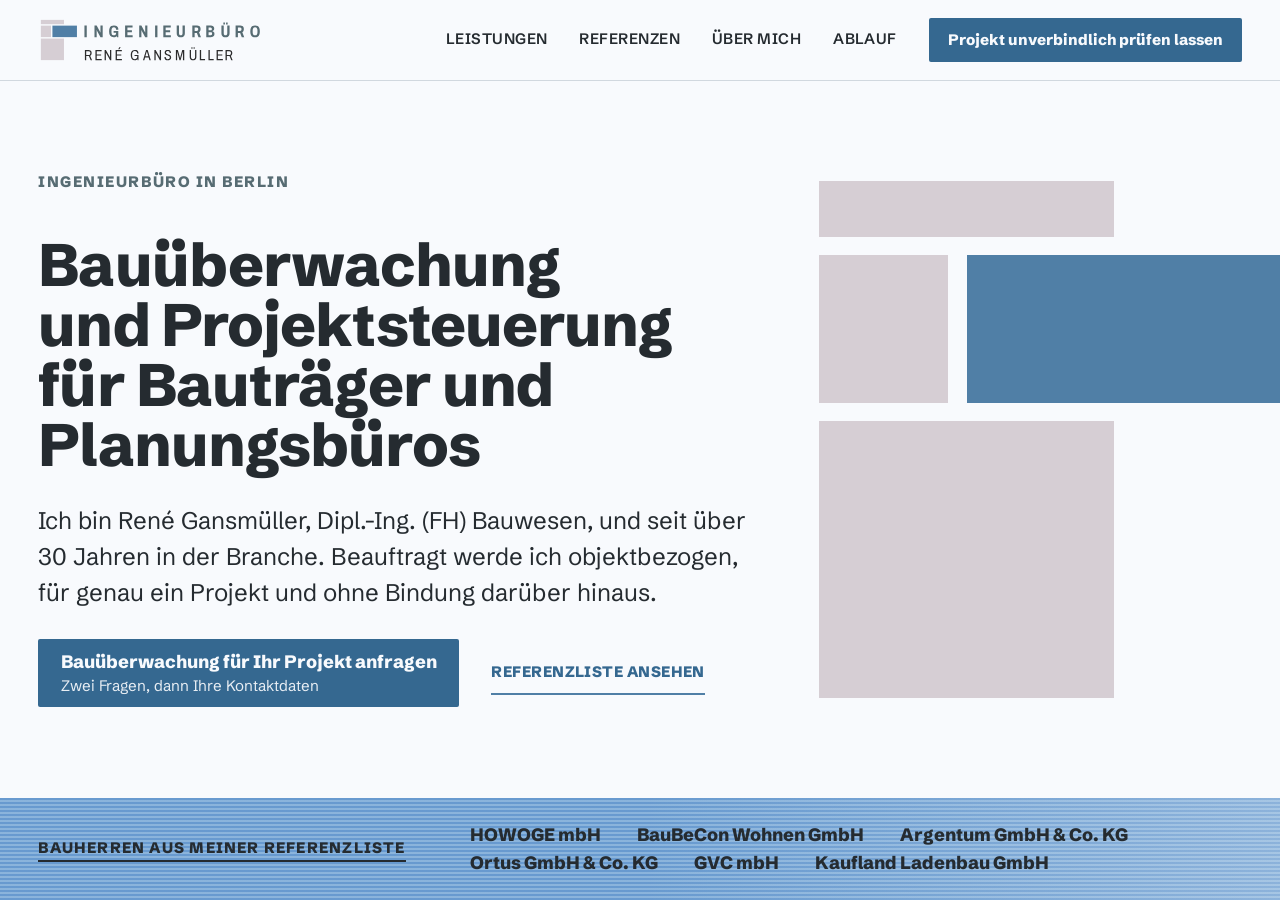
<file: hero-varianten/a-typografisch.html>
<!doctype html>
<html lang="de">
<head>
<meta charset="utf-8">
<meta name="viewport" content="width=device-width, initial-scale=1">
<meta name="robots" content="noindex, nofollow">
<title>Hero A – Leistung und Zielgruppe · Ingenieurbüro René Gansmüller</title>
<link rel="stylesheet" href="../site/css/fonts.css">
<link rel="stylesheet" href="../site/css/tokens.css">
<link rel="stylesheet" href="../site/css/base.css">
<link rel="stylesheet" href="../site/css/styles.css">
<link rel="stylesheet" href="hero.css">
</head>
<body>
<!--
  VARIANTE A
  Typ:          Leistung + Zielgruppe (Ort im Kicker)
  Hintergrund:  helle Markenfläche, Typo trägt; rechts die vergrößerte
                Bildmarke des Logos (Balken läuft bis an den Fensterrand);
                Beleg auf dem Streifenband aus dem Titelbild der Altseite
                (CI-Fundstück, ohne Person)
  Assets:       site/assets/images/logo.svg (Nachbau), sonst keine Bilder
  Quellen:      Name, Titel, Ort: Scrape Impressum · „über 30 Jahre in der
                Branche“, objektbezogene Beauftragung: Transkript 16.09.2026 ·
                Bauherren: Referenzliste.pdf (Scrape), Schreibweise nach PDF ·
                Leistungen: DEMO-SPEC / STRUKTUR (freigegeben)
-->
<header class="kopf">
  <div class="kopf__innen">
    <a class="kopf__logo" href="#top" aria-label="Ingenieurbüro René Gansmüller, zur Startseite">
      <img src="../site/assets/images/logo.svg" alt="Ingenieurbüro René Gansmüller" width="156" height="32">
    </a>
    <nav class="kopf__nav" aria-label="Hauptnavigation">
      <a href="#leistungen">Leistungen</a>
      <a href="#referenzen">Referenzen</a>
      <a href="#ueber-mich">Über mich</a>
      <a href="#ablauf">Ablauf</a>
    </nav>
    <a class="knopf knopf--primaer knopf--kopf" href="#anfrage"><span class="lang">Projekt unverbindlich prüfen lassen</span><span class="kurz">Projekt prüfen lassen</span></a>
  </div>
</header>

<main id="top">
  <section class="hero-a" data-hero aria-labelledby="hero-titel">
    <div class="hero-a__oben">
    <div class="hero-a__text">
      <p class="kicker">Ingenieurbüro in Berlin</p>
      <h1 id="hero-titel">Bauüberwachung und Projektsteuerung für Bauträger und Planungsbüros</h1>
      <p class="hero-a__sub">Ich bin René Gansmüller, Dipl.-Ing. (FH) Bauwesen, und seit über 30&nbsp;Jahren in der Branche. Beauftragt werde ich objektbezogen, für genau ein Projekt und ohne Bindung darüber hinaus.</p>
      <div class="hero-a__aktion">
        <a class="knopf knopf--primaer" href="?leistung=bauueberwachung#anfrage">
          Bauüberwachung für Ihr Projekt anfragen
          <span class="knopf__aufwand">Zwei Fragen, dann Ihre Kontaktdaten</span>
        </a>
        <a class="textlink" href="#referenzen">Referenzliste ansehen</a>
      </div>
    </div>
    <div class="bildmarke" aria-hidden="true"><span class="bm-oben"></span><span class="bm-links"></span><span class="bm-balken"></span><span class="bm-unten"></span></div>
    </div>

    <div class="band">
      <div class="band__innen">
        <a class="band__titel" href="#referenzen">Bauherren aus meiner Referenzliste</a>
        <ul class="band__namen">
          <li>HOWOGE mbH</li>
          <li>BauBeCon Wohnen GmbH</li>
          <li>Argentum GmbH &amp; Co.&nbsp;KG</li>
          <li>Ortus GmbH &amp; Co.&nbsp;KG</li>
          <li>GVC mbH</li>
          <li>Kaufland Ladenbau GmbH</li>
        </ul>
      </div>
    </div>
  </section>
</main>
</body>
</html>
</file>
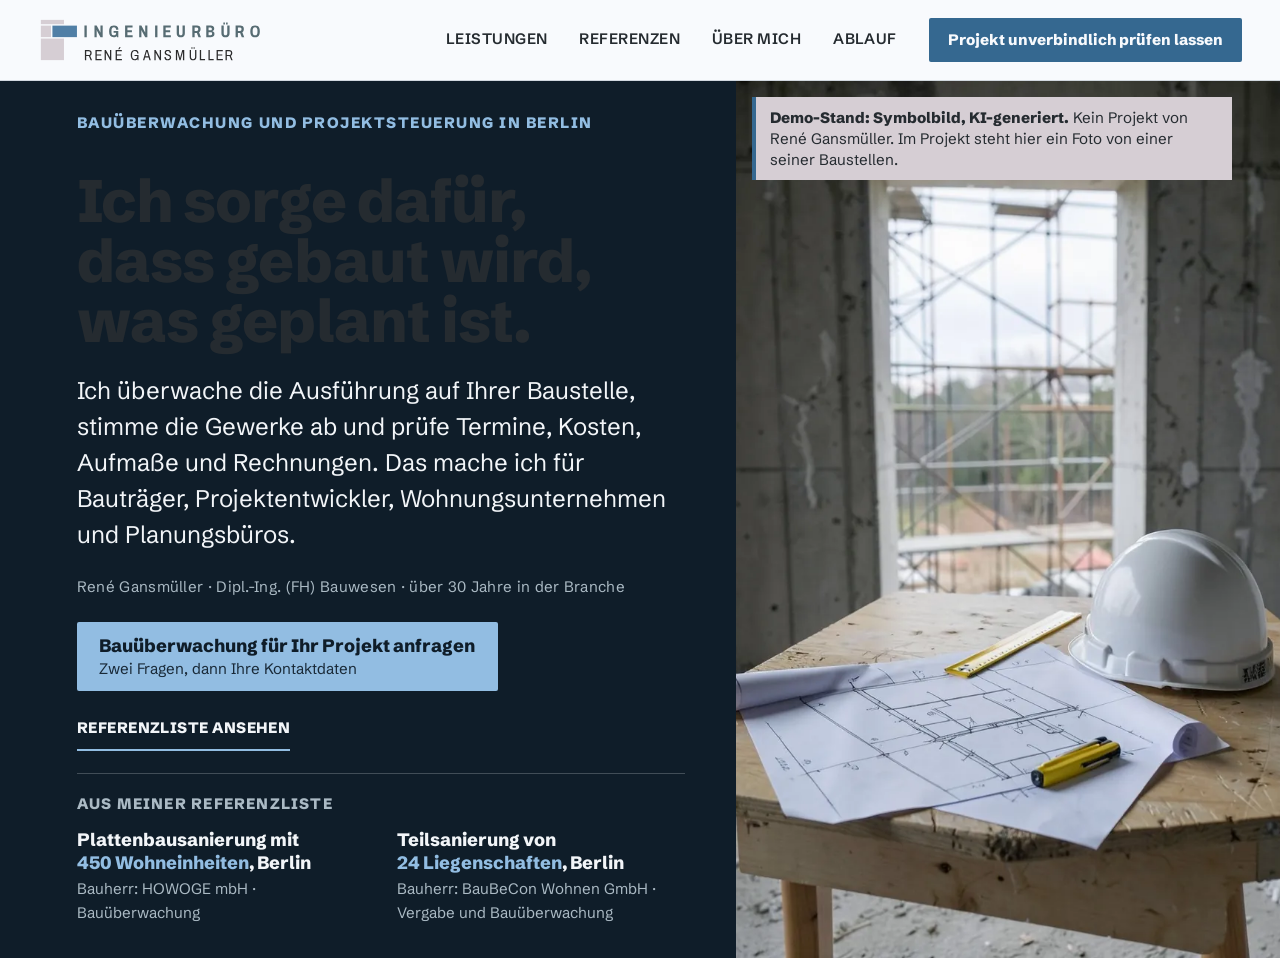
<file: hero-varianten/b-symbolbild.html>
<!doctype html>
<html lang="de">
<head>
<meta charset="utf-8">
<meta name="viewport" content="width=device-width, initial-scale=1">
<meta name="robots" content="noindex, nofollow">
<title>Hero B – Ergebnis mit Symbolbild · Ingenieurbüro René Gansmüller</title>
<link rel="stylesheet" href="../site/css/fonts.css">
<link rel="stylesheet" href="../site/css/tokens.css">
<link rel="stylesheet" href="../site/css/base.css">
<link rel="stylesheet" href="../site/css/styles.css">
<link rel="stylesheet" href="hero.css">
</head>
<body>
<!--
  VARIANTE B
  Typ:          Ergebnis (was der Auftraggeber bekommt), Person als Credit-Zeile
  Hintergrund:  Split: Text auf dunkler Markenfläche, Bild daneben ohne Schleier
  Assets:       hero-varianten/assets/symbolbild-bauueberwachung.webp/.jpg
                (KI-generiert am 27.09.2026 über Apify-Actor
                akash9078/ai-image-generator, 880×1184 px; Higgsfield-Bild-
                generierung war in dieser Session nicht verfügbar). Kein Foto
                des Kunden, kein reales Gebäude, keine Person.
  Quellen:      Leistungsinhalte: Scrape 2.html (Objektüberwachung) ·
                Belege: Referenzliste.pdf (Scrape) · Name, Titel: Impressum ·
                „über 30 Jahre in der Branche“: Transkript 16.09.2026
-->
<header class="kopf">
  <div class="kopf__innen">
    <a class="kopf__logo" href="#top" aria-label="Ingenieurbüro René Gansmüller, zur Startseite">
      <img src="../site/assets/images/logo.svg" alt="Ingenieurbüro René Gansmüller" width="156" height="32">
    </a>
    <nav class="kopf__nav" aria-label="Hauptnavigation">
      <a href="#leistungen">Leistungen</a>
      <a href="#referenzen">Referenzen</a>
      <a href="#ueber-mich">Über mich</a>
      <a href="#ablauf">Ablauf</a>
    </nav>
    <a class="knopf knopf--primaer knopf--kopf" href="#anfrage"><span class="lang">Projekt unverbindlich prüfen lassen</span><span class="kurz">Projekt prüfen lassen</span></a>
  </div>
</header>

<main id="top">
  <section class="hero-b" data-hero aria-labelledby="hero-titel">
    <div class="hero-b__text">
      <p class="kicker">Bauüberwachung und Projektsteuerung in Berlin</p>
      <h1 id="hero-titel">Ich sorge dafür, dass gebaut wird, was geplant ist.</h1>
      <p class="hero-b__sub">Ich überwache die Ausführung auf Ihrer Baustelle, stimme die Gewerke ab und prüfe Termine, Kosten, Aufmaße und Rechnungen. Das mache ich für Bauträger, Projektentwickler, Wohnungsunternehmen und Planungsbüros.</p>
      <p class="hero-b__person">René Gansmüller · Dipl.-Ing. (FH) Bauwesen · über 30&nbsp;Jahre in der Branche</p>
      <div class="hero-b__aktion">
        <a class="knopf knopf--primaer" href="?leistung=bauueberwachung#anfrage">
          Bauüberwachung für Ihr Projekt anfragen
          <span class="knopf__aufwand">Zwei Fragen, dann Ihre Kontaktdaten</span>
        </a>
        <a class="textlink" href="#referenzen">Referenzliste ansehen</a>
      </div>
      <div class="belege">
        <p class="belege__titel">Aus meiner Referenzliste</p>
        <p class="beleg">
          <span class="beleg__was">Plattenbausanierung mit <span class="beleg__zahl">450&nbsp;Wohneinheiten</span>, Berlin</span>
          <span class="beleg__wer">Bauherr: HOWOGE mbH · Bauüberwachung</span>
        </p>
        <p class="beleg">
          <span class="beleg__was">Teilsanierung von <span class="beleg__zahl">24&nbsp;Liegenschaften</span>, Berlin</span>
          <span class="beleg__wer">Bauherr: BauBeCon Wohnen GmbH · Vergabe und Bauüberwachung</span>
        </p>
      </div>
    </div>

    <figure class="hero-b__bild">
      <p class="hinweis"><strong>Demo-Stand: Symbolbild, KI-generiert.</strong> Kein Projekt von René Gansmüller. Im Projekt steht hier ein Foto von einer seiner Baustellen.</p>
      <picture>
        <source srcset="assets/symbolbild-bauueberwachung.webp" type="image/webp">
        <img src="assets/symbolbild-bauueberwachung.jpg" width="880" height="1184"
             alt="Symbolbild: Baustellentisch im Rohbau mit Grundrissplan, Zollstock und Schutzhelm, dahinter ein Gerüst">
      </picture>
    </figure>
  </section>
</main>
</body>
</html>
</file>
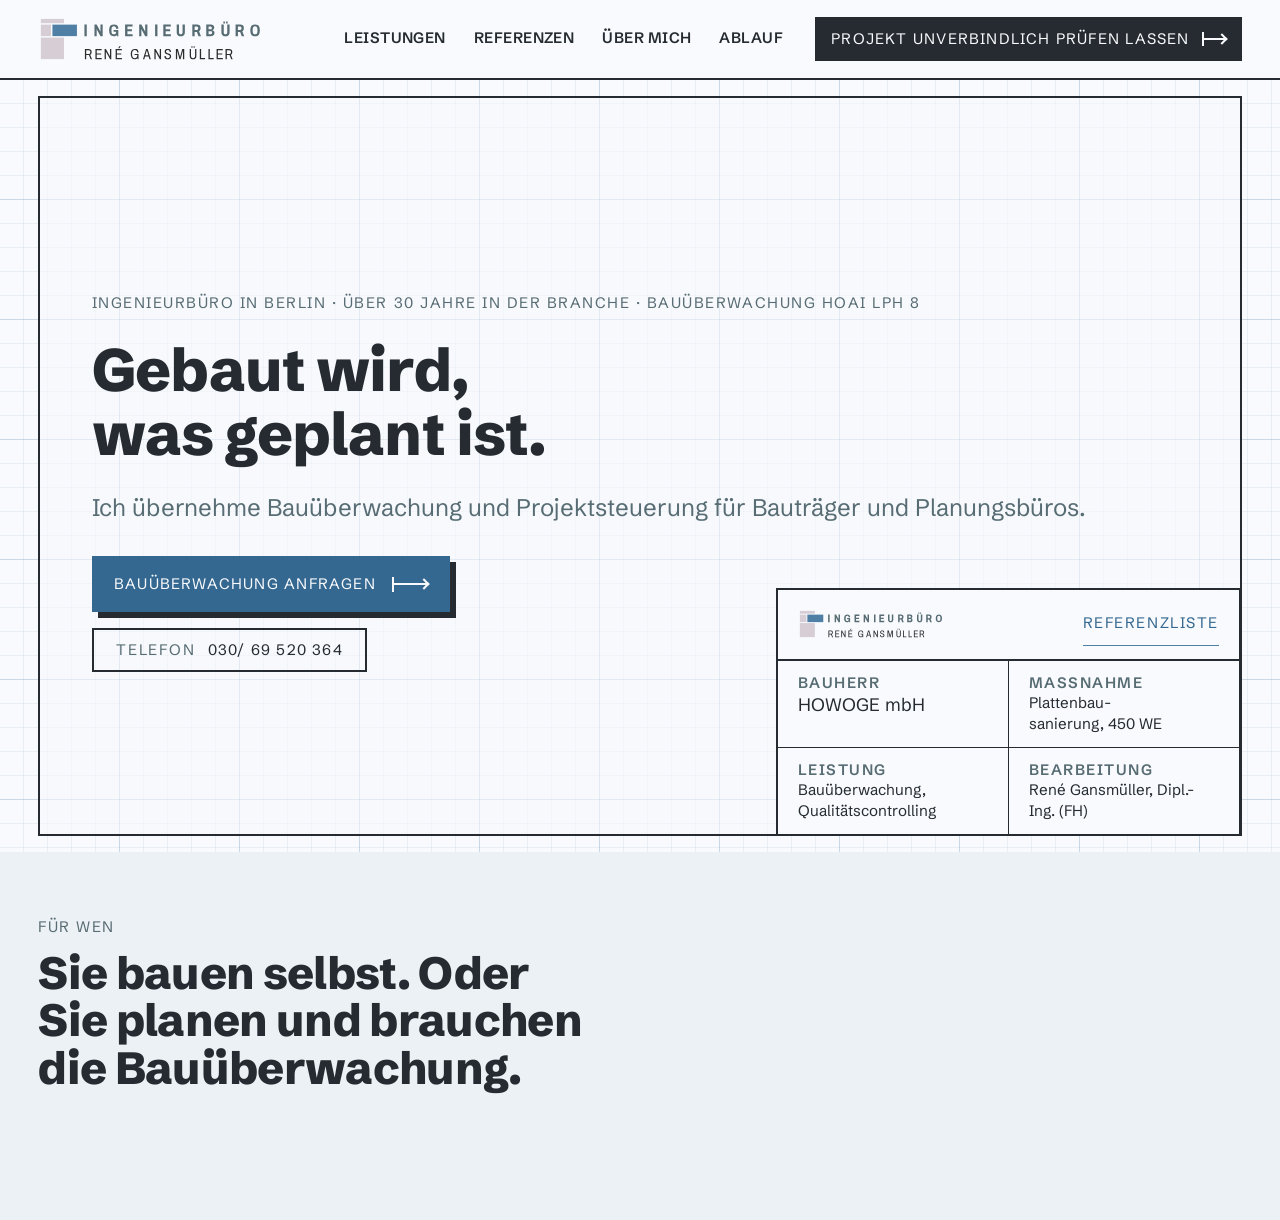
<file: hero-varianten/c-plankopf.html>
<!doctype html>
<html lang="de">
<head>
<meta charset="utf-8">
<meta name="viewport" content="width=device-width, initial-scale=1">
<meta name="robots" content="noindex, nofollow">
<meta name="description" content="Arbeitsstand Hero-Variante, nicht zur Auslieferung.">
<title>Hero C „Plankopf“ · Ingenieurbüro René Gansmüller</title>
<link rel="stylesheet" href="../site/css/fonts.css">
<link rel="stylesheet" href="../site/css/tokens.css">
<link rel="stylesheet" href="../site/css/base.css">
<link rel="stylesheet" href="../site/css/styles.css">
<link rel="stylesheet" href="hero2.css">
</head>
<body>
<!--
  VARIANTE C „Plankopf“
  Typ:          Ergebnis, belegt durch ein Schriftfeld mit echten Referenzdaten
  Hintergrund:  Planblatt: Blattrahmen, feines Raster, Schriftfeld unten rechts.
                Kein Bild.
  Assets:       site/assets/images/logo.svg (Nachbau)
  Quellen:      Schriftfeld: Referenzliste.pdf, Zeile 1 (Scrape; Bauvolumen weggelassen, weil beleg-check Beträge mit zwei Tausenderpunkten nicht auflöst) · Name, Titel: Impressum · Telefon: Kontakt/
                Impressum „030/ 69 520 364“ · „über 30 Jahre in der Branche“:
                Transkript 16.09.2026 · Zielgruppen, Leistungen: DEMO-SPEC,
                STRUKTUR · Headline: Variante B, von Bruno nicht beanstandet
                als Satz, nur als Menge
-->
<header class="kopf">
  <div class="kopf__innen">
    <a class="kopf__logo" href="#top" aria-label="Ingenieurbüro René Gansmüller, zur Startseite">
      <img src="../site/assets/images/logo.svg" alt="Ingenieurbüro René Gansmüller" width="156" height="32">
    </a>
    <nav class="kopf__nav" aria-label="Hauptnavigation">
      <a href="#leistungen">Leistungen</a>
      <a href="#referenzen">Referenzen</a>
      <a href="#ueber-mich">Über mich</a>
      <a href="#ablauf">Ablauf</a>
    </nav>
    <a class="cta cta--kopf" href="#anfrage"><span class="lang"><span class="cta-text--voll">Projekt unverbindlich prüfen lassen</span><span class="cta-text--kurzfassung">Projekt prüfen lassen</span></span><span class="kurz">Projekt prüfen</span><span class="mass" aria-hidden="true"></span></a>
  </div>
</header>

<main id="top">
  <section class="hero-c" data-hero aria-labelledby="hero-titel">
    <div class="blatt">
      <div class="hero-c__kopf">
        <p class="mono kicker-c"><span>Ingenieurbüro in Berlin</span><span>über 30 Jahre in der Branche</span><span>Bauüberwachung HOAI LPH&nbsp;8</span></p>
        <h1 id="hero-titel"><span class="h1-teil">Gebaut wird,</span> <span class="h1-teil">was geplant&nbsp;ist.</span></h1>
        <p class="hero-c__zeile">Ich übernehme Bauüberwachung und Projektsteuerung für Bauträger und Planungsbüros.</p>
      </div>
      <div class="aktionen">
        <a class="cta" href="?leistung=bauueberwachung#anfrage">Bauüberwachung anfragen<span class="mass" aria-hidden="true"></span></a>
        <a class="cta cta--kontur" href="tel:+493069520364"><span class="mono-klein">Telefon</span>030/ 69 520 364</a>
      </div>
      <dl class="schriftfeld" aria-label="Auszug aus der Referenzliste">
        <div class="sf-kopf"><img src="../site/assets/images/logo.svg" alt="" width="156" height="32"><a href="#referenzen">Referenzliste</a></div>
        <div class="sf-feld"><dt>Bauherr</dt><dd class="sf-wert-gross">HOWOGE mbH</dd></div>
        <div class="sf-feld"><dt>Maßnahme</dt><dd>Platten&shy;bau&shy;sanierung, 450&nbsp;WE</dd></div>
        <div class="sf-feld nur-breit"><dt>Leistung</dt><dd>Bauüberwachung, Qualitäts&shy;controlling</dd></div>
        <div class="sf-feld nur-breit"><dt>Bearbeitung</dt><dd>René Gansmüller, Dipl.-Ing. (FH)</dd></div>
      </dl>
    </div>
  </section>

  <section class="anschluss" aria-labelledby="anschluss-titel">
    <p class="mono">Für wen</p>
    <h2 id="anschluss-titel">Sie bauen selbst. Oder Sie planen und brauchen die Bauüberwachung.</h2>
  </section>
</main>
</body>
</html>
</file>
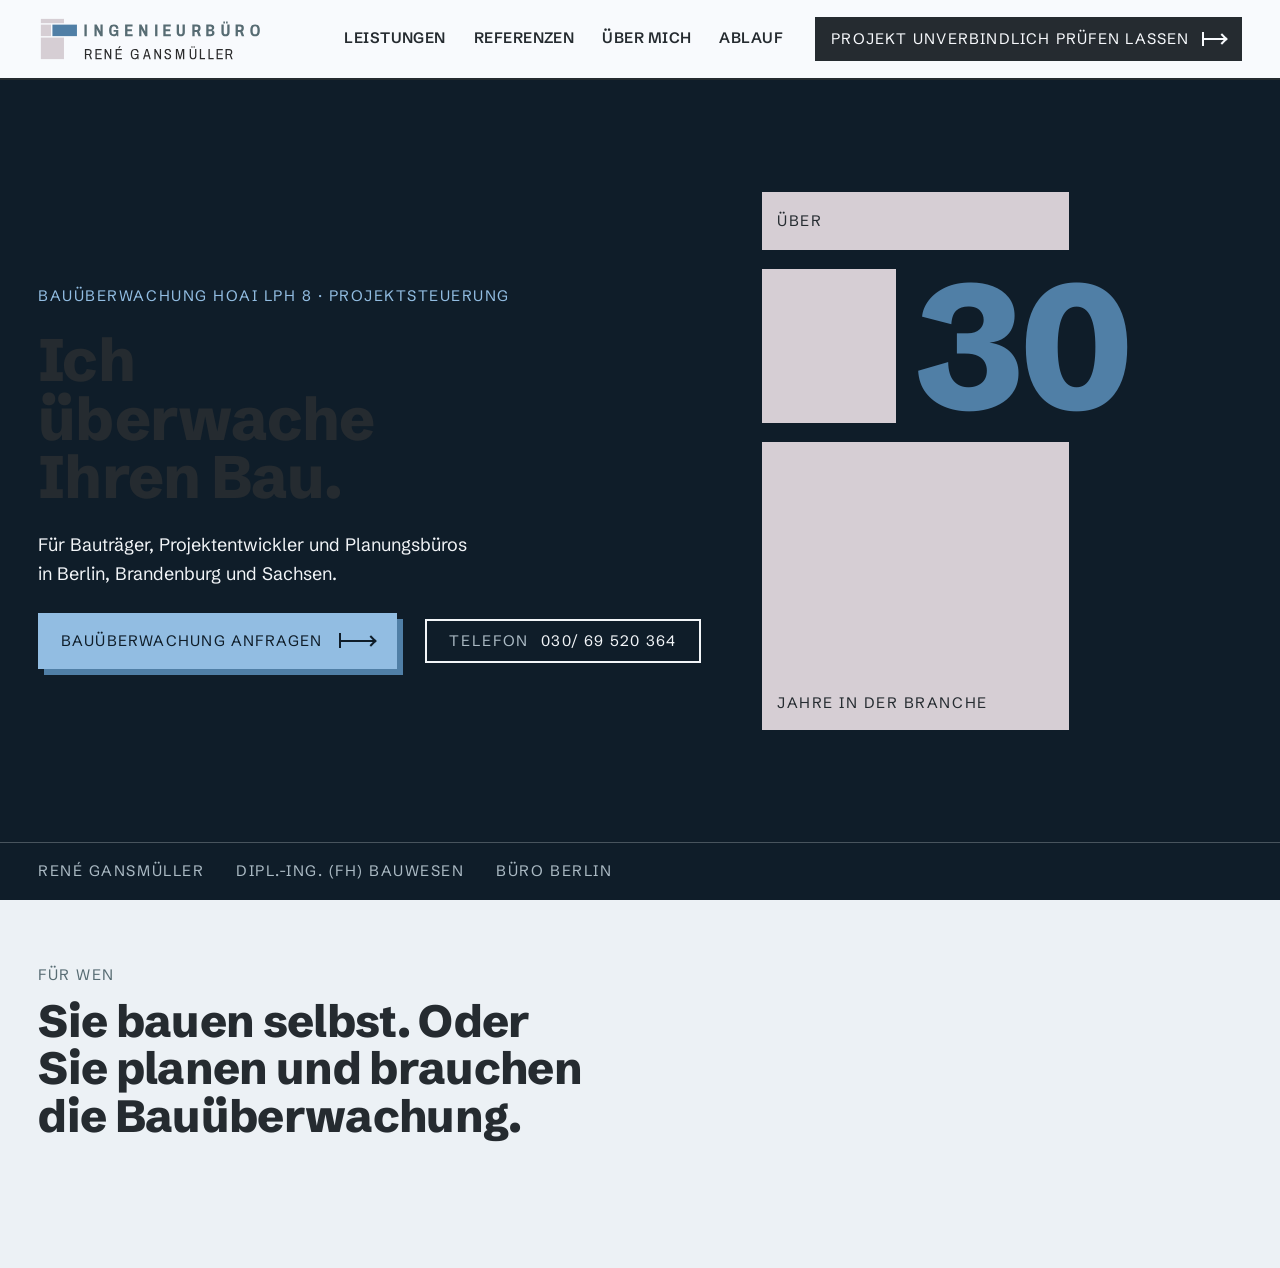
<file: hero-varianten/d-monument.html>
<!doctype html>
<html lang="de">
<head>
<meta charset="utf-8">
<meta name="viewport" content="width=device-width, initial-scale=1">
<meta name="robots" content="noindex, nofollow">
<meta name="description" content="Arbeitsstand Hero-Variante, nicht zur Auslieferung.">
<title>Hero D „Monument“ · Ingenieurbüro René Gansmüller</title>
<link rel="stylesheet" href="../site/css/fonts.css">
<link rel="stylesheet" href="../site/css/tokens.css">
<link rel="stylesheet" href="../site/css/base.css">
<link rel="stylesheet" href="../site/css/styles.css">
<link rel="stylesheet" href="hero2.css">
</head>
<body>
<!--
  VARIANTE D „Monument“
  Typ:          Person/Erfahrung mit Leistung und Zielgruppe
  Hintergrund:  dunkle Markenfläche; die belegte Kennzahl „über 30 Jahre in
                der Branche“ als Bild, komponiert mit der Bildmarke des Logos
                (Rechtecke in Malve). Kein Foto.
  Assets:       site/assets/images/logo.svg (Nachbau)
  Quellen:      „über 30 Jahre in der Branche“: Transkript 16.09.2026 ·
                Leistungen, HOAI Leistungsphase 8, Zielgruppen: DEMO-SPEC /
                STRUKTUR · Region: Referenzliste.pdf, von Bruno vorläufig
                freigegeben (Station 1) · Name, Titel, Ort: Impressum ·
                Telefon: Kontakt/Impressum „030/ 69 520 364“
-->
<header class="kopf">
  <div class="kopf__innen">
    <a class="kopf__logo" href="#top" aria-label="Ingenieurbüro René Gansmüller, zur Startseite">
      <img src="../site/assets/images/logo.svg" alt="Ingenieurbüro René Gansmüller" width="156" height="32">
    </a>
    <nav class="kopf__nav mono" aria-label="Hauptnavigation">
      <a href="#leistungen">Leistungen</a>
      <a href="#referenzen">Referenzen</a>
      <a href="#ueber-mich">Über mich</a>
      <a href="#ablauf">Ablauf</a>
    </nav>
    <a class="cta cta--kopf" href="#anfrage"><span class="lang">Projekt unverbindlich prüfen lassen</span><span class="kurz">Projekt prüfen</span><span class="mass" aria-hidden="true"></span></a>
  </div>
</header>

<main id="top">
  <section class="hero-d dunkel" data-hero aria-labelledby="hero-titel">
    <div class="hero-d__text">
      <p class="mono">Bauüberwachung HOAI LPH&nbsp;8 · Projektsteuerung</p>
      <h1 id="hero-titel">Ich überwache Ihren Bau.</h1>
      <p class="hero-d__zeile">Für Bauträger, Projektentwickler und Planungsbüros in Berlin, Brandenburg und Sachsen.</p>
      <div class="aktionen">
        <a class="cta" href="?leistung=bauueberwachung#anfrage">Bauüberwachung anfragen<span class="mass" aria-hidden="true"></span></a>
        <a class="cta cta--kontur" href="tel:+493069520364"><span class="mono-klein">Telefon</span>030/ 69 520 364</a>
      </div>
    </div>
    <div class="monument" role="img" aria-label="über 30 Jahre in der Branche">
      <span class="monument__oben mono" aria-hidden="true">über</span>
      <span class="monument__links" aria-hidden="true"></span>
      <span class="monument__zahl" aria-hidden="true">30</span>
      <span class="monument__unten mono" aria-hidden="true">Jahre in der Branche</span>
    </div>
    <ul class="hero-d__fuss mono" aria-label="Person"><li>René Gansmüller</li><li>Dipl.-Ing. (FH) Bauwesen</li><li>Büro Berlin</li></ul>
  </section>

  <section class="anschluss" aria-labelledby="anschluss-titel">
    <p class="mono">Für wen</p>
    <h2 id="anschluss-titel">Sie bauen selbst. Oder Sie planen und brauchen die Bauüberwachung.</h2>
  </section>
</main>
</body>
</html>
</file>
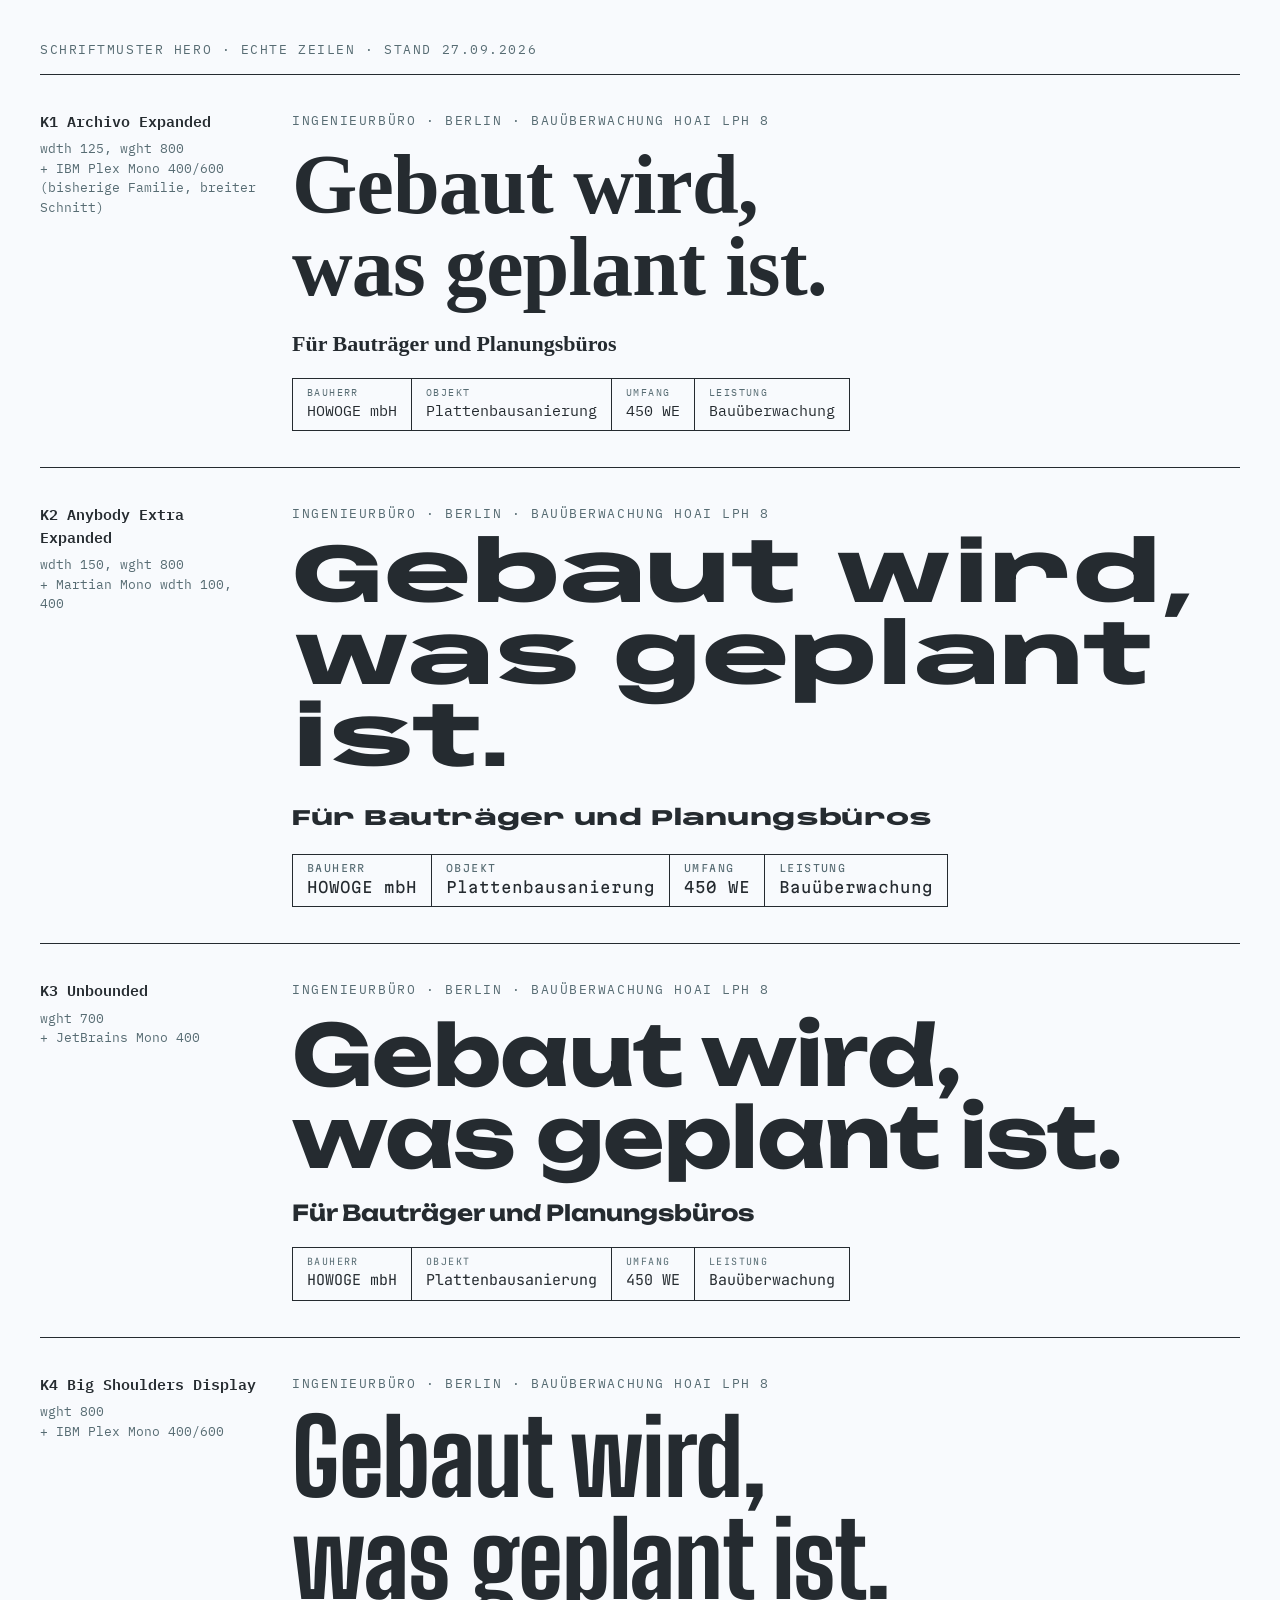
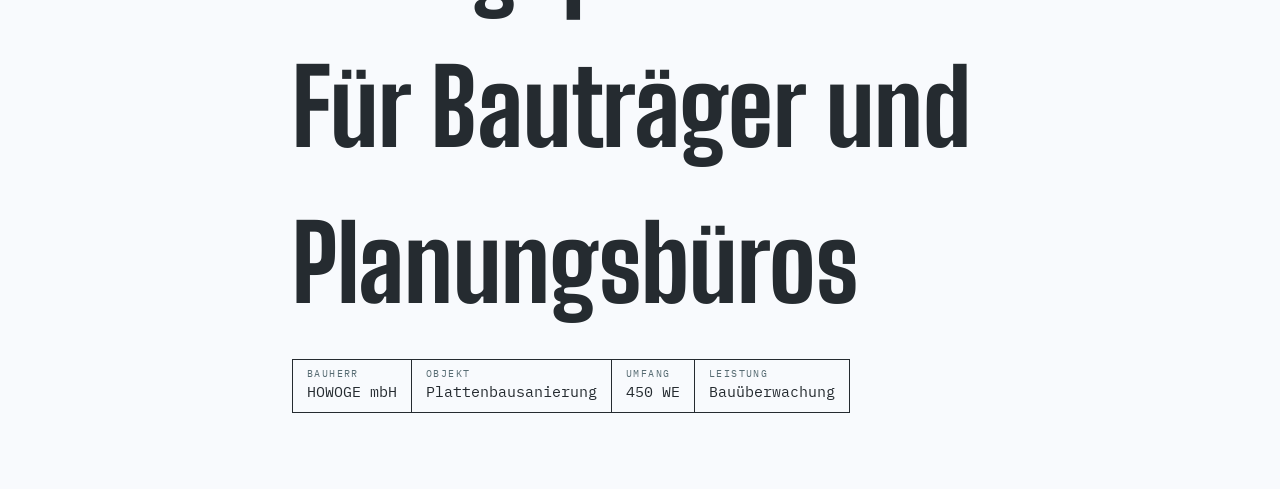
<file: hero-varianten/schriftmuster.html>
<!doctype html>
<html lang="de">
<head>
<meta charset="utf-8">
<meta name="viewport" content="width=device-width, initial-scale=1">
<meta name="robots" content="noindex, nofollow">
<title>Schriftmuster Hero · Ingenieurbüro René Gansmüller</title>
<link rel="stylesheet" href="../site/css/fonts.css">
<link rel="stylesheet" href="../site/css/tokens.css">
<style>
/* Arbeitsdatei außerhalb von site/: Vergleich der Schriftkandidaten mit der
   echten Hero-Zeile. Fontsource (npm pack), alle SIL OFL 1.1. */
@font-face { font-family: "K-Anybody"; src: url("schriftmuster-fonts/anybody-latin-wdth-normal.woff2") format("woff2"); font-weight: 100 900; font-stretch: 50% 150%; }
@font-face { font-family: "K-Unbounded"; src: url("schriftmuster-fonts/unbounded-latin-wght-normal.woff2") format("woff2"); font-weight: 200 900; }
@font-face { font-family: "K-BigShoulders"; src: url("schriftmuster-fonts/big-shoulders-display-latin-wght-normal.woff2") format("woff2"); font-weight: 100 900; }
@font-face { font-family: "K-Martian"; src: url("schriftmuster-fonts/martian-mono-latin-wdth-normal.woff2") format("woff2"); font-weight: 100 800; font-stretch: 75% 112.5%; }
@font-face { font-family: "K-JetBrains"; src: url("schriftmuster-fonts/jetbrains-mono-latin-wght-normal.woff2") format("woff2"); font-weight: 100 800; }
@font-face { font-family: "K-Plex"; src: url("schriftmuster-fonts/ibm-plex-mono-latin-400-normal.woff2") format("woff2"); font-weight: 400; }
@font-face { font-family: "K-Plex"; src: url("schriftmuster-fonts/ibm-plex-mono-latin-600-normal.woff2") format("woff2"); font-weight: 600; }
* { box-sizing: border-box; margin: 0; }
body { background: var(--color-bg); color: var(--color-text); font: 16px/1.5 "K-Plex", monospace; padding: 40px; }
.muster { display: grid; grid-template-columns: 220px 1fr; gap: 32px; padding: 36px 0; border-top: 1px solid var(--color-text); }
.meta { font-size: 13px; line-height: 1.5; color: var(--color-text-muted); }
.meta b { display: block; font-size: 15px; color: var(--color-text); margin-bottom: 6px; }
.h { font-size: 84px; line-height: 0.98; letter-spacing: -0.01em; margin-bottom: 18px; }
.z { font-size: 22px; margin-bottom: 18px; }
.label { font-size: 13px; letter-spacing: 0.12em; text-transform: uppercase; color: var(--color-text-muted); margin-bottom: 14px; }
.feld { display: grid; grid-template-columns: repeat(4, auto); width: max-content; border: 1.5px solid var(--color-text); }
.feld div { padding: 6px 14px 8px; border-right: 1px solid var(--color-text); font-size: 15px; }
.feld div:last-child { border-right: 0; }
.feld small { display: block; font-size: 10px; letter-spacing: 0.14em; text-transform: uppercase; color: var(--color-text-muted); }
.k1 .d { font-family: "Archivo"; font-stretch: 125%; font-weight: 800; }
.k1 .m { font-family: "K-Plex"; }
.k2 .d { font-family: "K-Anybody"; font-stretch: 150%; font-weight: 800; letter-spacing: -0.02em; }
.k2 .m { font-family: "K-Martian"; font-stretch: 100%; font-weight: 400; }
.k3 .d { font-family: "K-Unbounded"; font-weight: 700; }
.k3 .m { font-family: "K-JetBrains"; font-weight: 400; }
.k4 .d { font-family: "K-BigShoulders"; font-weight: 800; font-size: 104px; }
.k4 .m { font-family: "K-Plex"; }
.m.label, .m .label { font-family: inherit; }
</style>
</head>
<body>
<p class="label">Schriftmuster Hero · echte Zeilen · Stand 27.09.2026</p>

<section class="muster k1">
  <p class="meta"><b>K1 Archivo Expanded</b>wdth 125, wght 800<br>+ IBM Plex Mono 400/600<br>(bisherige Familie, breiter Schnitt)</p>
  <div>
    <p class="label m">Ingenieurbüro · Berlin · Bauüberwachung HOAI LPH 8</p>
    <p class="h d">Gebaut wird,<br>was geplant ist.</p>
    <p class="z d">Für Bauträger und Planungsbüros</p>
    <div class="feld m"><div><small>Bauherr</small>HOWOGE mbH</div><div><small>Objekt</small>Plattenbausanierung</div><div><small>Umfang</small>450 WE</div><div><small>Leistung</small>Bauüberwachung</div></div>
  </div>
</section>

<section class="muster k2">
  <p class="meta"><b>K2 Anybody Extra Expanded</b>wdth 150, wght 800<br>+ Martian Mono wdth 100, 400</p>
  <div>
    <p class="label m">Ingenieurbüro · Berlin · Bauüberwachung HOAI LPH 8</p>
    <p class="h d">Gebaut wird,<br>was geplant ist.</p>
    <p class="z d">Für Bauträger und Planungsbüros</p>
    <div class="feld m"><div><small>Bauherr</small>HOWOGE mbH</div><div><small>Objekt</small>Plattenbausanierung</div><div><small>Umfang</small>450 WE</div><div><small>Leistung</small>Bauüberwachung</div></div>
  </div>
</section>

<section class="muster k3">
  <p class="meta"><b>K3 Unbounded</b>wght 700<br>+ JetBrains Mono 400</p>
  <div>
    <p class="label m">Ingenieurbüro · Berlin · Bauüberwachung HOAI LPH 8</p>
    <p class="h d">Gebaut wird,<br>was geplant ist.</p>
    <p class="z d">Für Bauträger und Planungsbüros</p>
    <div class="feld m"><div><small>Bauherr</small>HOWOGE mbH</div><div><small>Objekt</small>Plattenbausanierung</div><div><small>Umfang</small>450 WE</div><div><small>Leistung</small>Bauüberwachung</div></div>
  </div>
</section>

<section class="muster k4">
  <p class="meta"><b>K4 Big Shoulders Display</b>wght 800<br>+ IBM Plex Mono 400/600</p>
  <div>
    <p class="label m">Ingenieurbüro · Berlin · Bauüberwachung HOAI LPH 8</p>
    <p class="h d">Gebaut wird,<br>was geplant ist.</p>
    <p class="z d">Für Bauträger und Planungsbüros</p>
    <div class="feld m"><div><small>Bauherr</small>HOWOGE mbH</div><div><small>Objekt</small>Plattenbausanierung</div><div><small>Umfang</small>450 WE</div><div><small>Leistung</small>Bauüberwachung</div></div>
  </div>
</section>
</body>
</html>
</file>
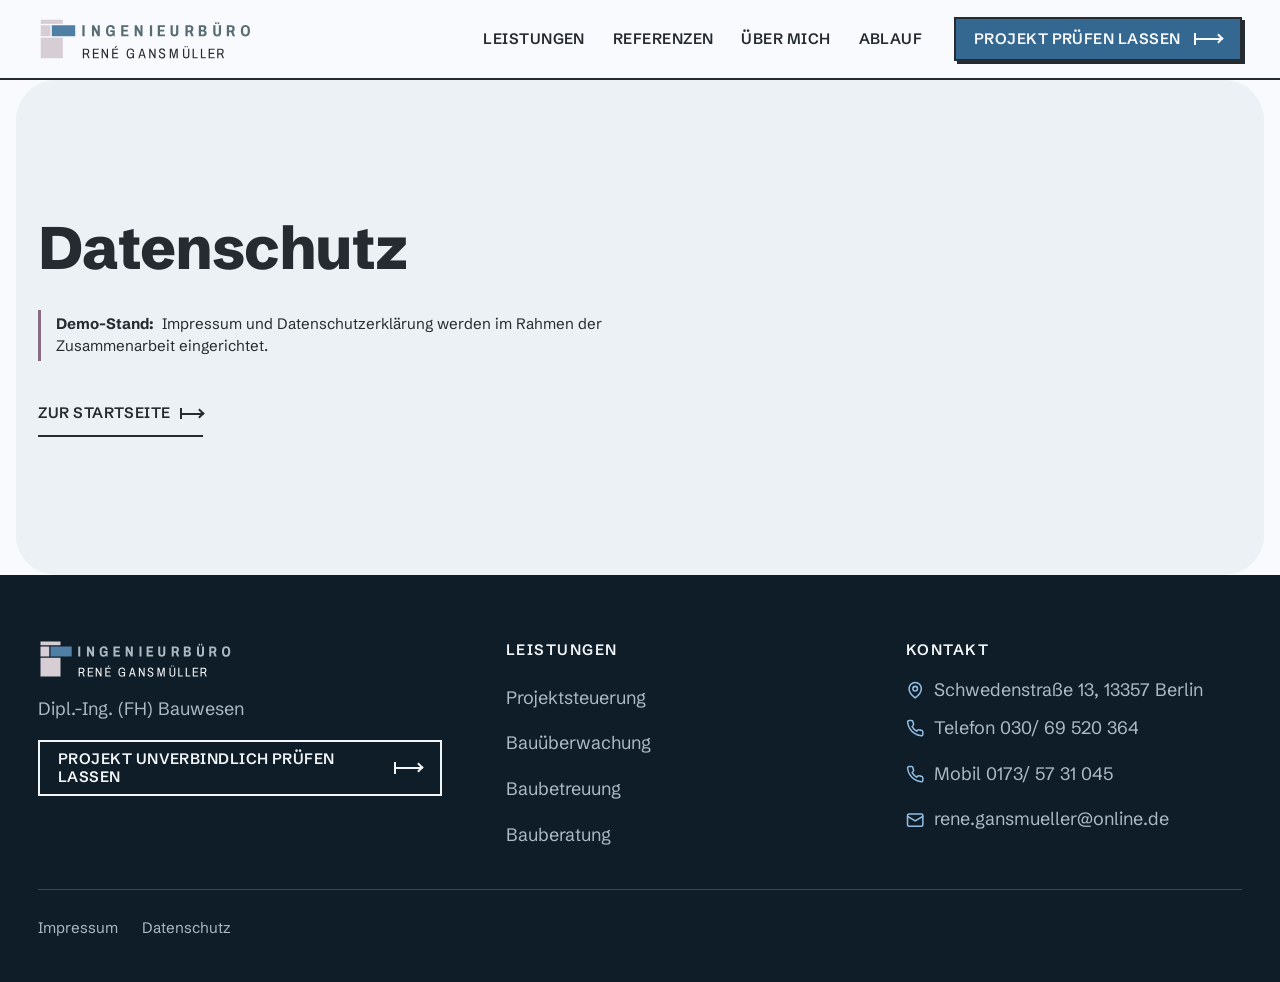
<file: site/datenschutz.html>
<!DOCTYPE html>
<html lang="de">
<head>
  <meta charset="UTF-8">
  <meta name="viewport" content="width=device-width, initial-scale=1.0">
  <title>Datenschutz | Ingenieurbüro René Gansmüller in Berlin</title>
  <meta name="description" content="Datenschutzerklärung des Ingenieurbüros René Gansmüller in Berlin, Bauüberwachung und Projektsteuerung. Sie wird im Rahmen der Zusammenarbeit eingerichtet.">
  <meta name="robots" content="noindex, nofollow">
  <meta property="og:type" content="website">
  <meta property="og:title" content="Datenschutz | Ingenieurbüro René Gansmüller in Berlin">
  <meta property="og:description" content="Datenschutzerklärung des Ingenieurbüros René Gansmüller in Berlin, Bauüberwachung und Projektsteuerung. Sie wird im Rahmen der Zusammenarbeit eingerichtet.">
  <meta property="og:image" content="https://gansmueller.vercel.app/assets/images/og-gansmueller.jpg">
  <meta name="twitter:card" content="summary_large_image">
  <script>document.documentElement.classList.add("js");</script>
  <link rel="stylesheet" href="css/fonts.css">
  <link rel="stylesheet" href="css/tokens.css">
  <link rel="stylesheet" href="css/base.css">
  <link rel="stylesheet" href="css/styles.css">
</head>
<body>
<!-- Icons (Strich, currentColor), einmal definiert. Funktion, kein Fotoersatz. -->
<svg width="0" height="0" class="vh" aria-hidden="true" focusable="false">
  <symbol id="i-telefon" viewBox="0 0 24 24"><path fill="none" stroke="currentColor" stroke-width="2" stroke-linecap="round" stroke-linejoin="round" d="M22 16.9v3a2 2 0 0 1-2.2 2 19.8 19.8 0 0 1-8.6-3.1 19.5 19.5 0 0 1-6-6A19.8 19.8 0 0 1 2.1 4.2 2 2 0 0 1 4.1 2h3a2 2 0 0 1 2 1.7c.1.9.4 1.8.7 2.7a2 2 0 0 1-.5 2.1L8 9.8a16 16 0 0 0 6 6l1.3-1.3a2 2 0 0 1 2.1-.4c.9.3 1.8.6 2.7.7a2 2 0 0 1 1.7 2z"/></symbol>
  <symbol id="i-mail" viewBox="0 0 24 24"><g fill="none" stroke="currentColor" stroke-width="2" stroke-linecap="round" stroke-linejoin="round"><rect x="2" y="4" width="20" height="16" rx="2"/><path d="m22 7-10 6L2 7"/></g></symbol>
  <symbol id="i-ort" viewBox="0 0 24 24"><g fill="none" stroke="currentColor" stroke-width="2" stroke-linecap="round" stroke-linejoin="round"><path d="M20 10c0 6-8 12-8 12S4 16 4 10a8 8 0 0 1 16 0z"/><circle cx="12" cy="10" r="3"/></g></symbol>
</svg>

<a class="sprunglink" href="#inhalt">Zum Inhalt springen</a>

<header class="kopf kopf--kurzfassung" data-kopf>
  <div class="kopf__innen">
    <a class="kopf__logo" href="index.html" aria-label="Ingenieurbüro René Gansmüller, zur Startseite">
      <img src="assets/images/logo.svg" alt="" width="156" height="32">
    </a>
    <nav class="kopf__nav" id="hauptmenue" aria-label="Hauptnavigation">
      <a href="index.html#leistungen">Leistungen</a>
      <a href="index.html#referenzen">Referenzen</a>
      <a href="index.html#ueber-mich">Über mich</a>
      <a href="index.html#ablauf">Ablauf</a>
      <a class="btn" href="index.html#anfrage">Projekt prüfen lassen<span class="mass" aria-hidden="true"></span></a>
    </nav>
    <a class="kopf__tel" href="tel:+493069520364"><svg class="icon" aria-hidden="true"><use href="#i-telefon"/></svg>030/ 69 520 364</a>
    <a class="btn" href="index.html#anfrage"><span class="lang"><span class="cta-text--voll">Projekt unverbindlich prüfen lassen</span><span class="cta-text--kurzfassung">Projekt prüfen lassen</span></span><span class="kurz">Projekt prüfen</span><span class="mass" aria-hidden="true"></span></a>
    <button class="kopf__menue" type="button" aria-expanded="false" aria-controls="hauptmenue" data-menue>
      <span class="kopf__menue-zeichen" aria-hidden="true"></span><span class="kopf__menue-text" data-menue-text>Menü</span>
    </button>
  </div>
</header>

<main id="inhalt" tabindex="-1">
  <section class="layout rechtsseite" aria-labelledby="titel">
    <div class="full panel abschnitt layout">
      <h1 class="breakout" id="titel">Datenschutz</h1>
      <p class="demo-hinweis breakout" role="note"><strong>Demo-Stand:</strong> Impressum und Datenschutzerklärung werden im Rahmen der Zusammenarbeit eingerichtet.</p>
      <p class="breakout"><a class="textlink" href="index.html">Zur Startseite<span class="mass" aria-hidden="true"></span></a></p>
    </div>
  </section>
</main>

<!-- 9 · FOOTER – NAP aus Scrape (Impressum/Kontakt), kein Fax -->
<footer class="fuss layout">
  <div class="breakout fuss__raster">
    <div class="fuss__marke">
      <img src="assets/images/logo-hell.svg" alt="Ingenieurbüro René Gansmüller" width="156" height="32">
      <p>Dipl.-Ing. (FH) Bauwesen</p>
      <a class="btn btn--kontur btn--klein" href="index.html#anfrage">Projekt unverbindlich prüfen lassen<span class="mass" aria-hidden="true"></span></a>
    </div>
    <nav aria-label="Leistungen">
      <p class="label">Leistungen</p>
      <ul>
        <li><a href="index.html#projektsteuerung">Projektsteuerung</a></li>
        <li><a href="index.html#bauueberwachung">Bauüberwachung</a></li>
        <li><a href="index.html#baubetreuung">Baubetreuung</a></li>
        <li><a href="index.html#bauberatung">Bauberatung</a></li>
      </ul>
    </nav>
    <div>
      <p class="label">Kontakt</p>
      <address>
        <p><svg class="icon" aria-hidden="true"><use href="#i-ort"/></svg>Schwedenstraße 13, 13357 Berlin</p>
        <a href="tel:+493069520364"><svg class="icon" aria-hidden="true"><use href="#i-telefon"/></svg>Telefon 030/ 69 520 364</a>
        <a href="tel:+491735731045"><svg class="icon" aria-hidden="true"><use href="#i-telefon"/></svg>Mobil 0173/ 57 31 045</a>
        <a href="mailto:rene.gansmueller@online.de"><svg class="icon" aria-hidden="true"><use href="#i-mail"/></svg>rene.gansmueller@online.de</a>
      </address>
    </div>
    <nav class="fuss__recht" aria-label="Rechtliches">
      <a href="impressum.html">Impressum</a>
      <a href="datenschutz.html" aria-current="page">Datenschutz</a>
    </nav>
  </div>
</footer>

<script src="js/recht.js" defer></script>
</body>
</html>
</file>
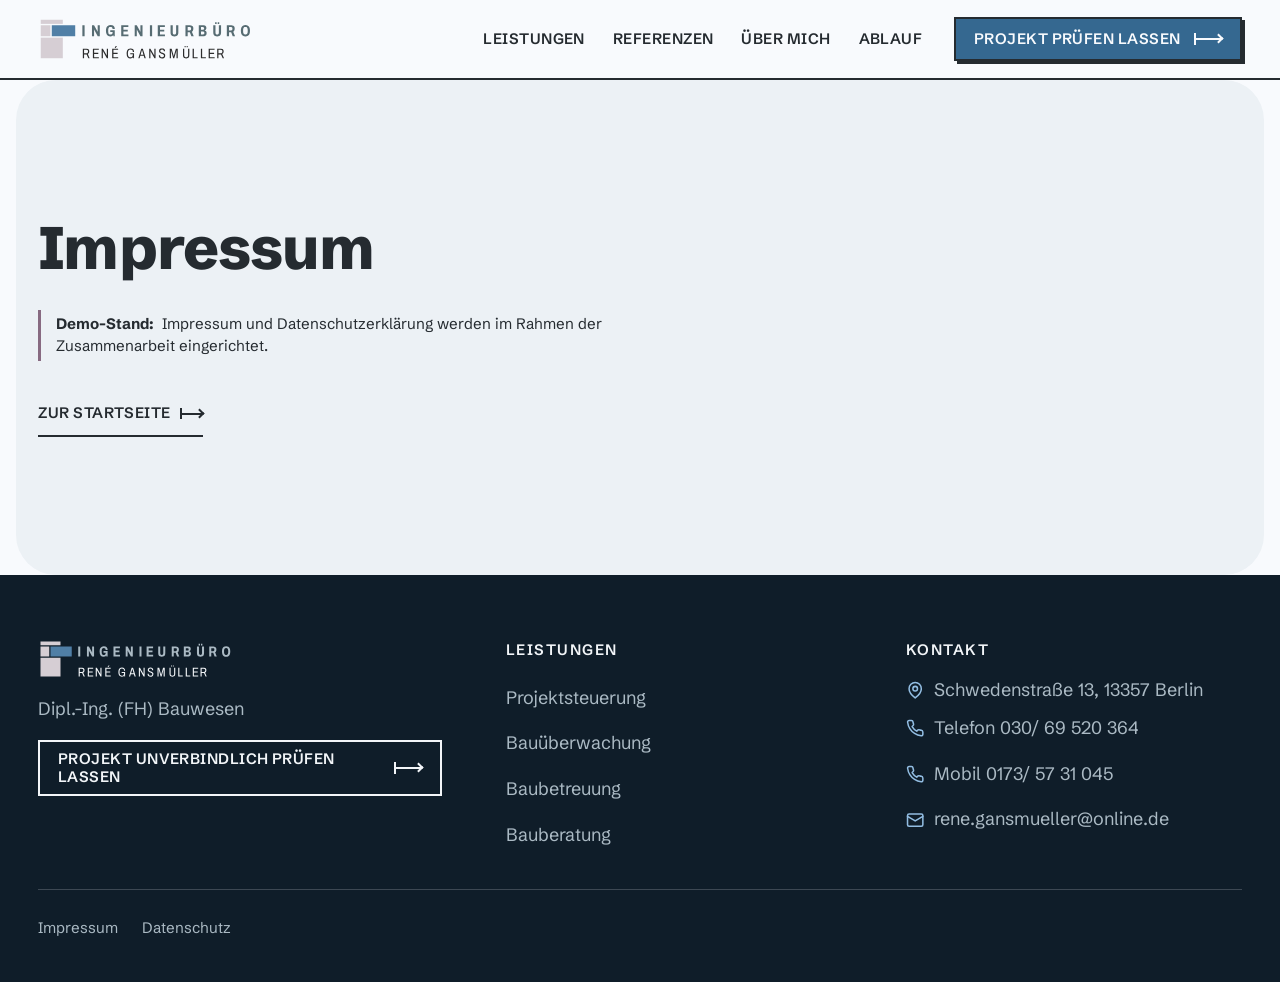
<file: site/impressum.html>
<!DOCTYPE html>
<html lang="de">
<head>
  <meta charset="UTF-8">
  <meta name="viewport" content="width=device-width, initial-scale=1.0">
  <title>Impressum | Ingenieurbüro René Gansmüller in Berlin</title>
  <meta name="description" content="Impressum des Ingenieurbüros René Gansmüller in Berlin, Bauüberwachung und Projektsteuerung. Die Angaben werden im Rahmen der Zusammenarbeit eingerichtet.">
  <meta name="robots" content="noindex, nofollow">
  <meta property="og:type" content="website">
  <meta property="og:title" content="Impressum | Ingenieurbüro René Gansmüller in Berlin">
  <meta property="og:description" content="Impressum des Ingenieurbüros René Gansmüller in Berlin, Bauüberwachung und Projektsteuerung. Die Angaben werden im Rahmen der Zusammenarbeit eingerichtet.">
  <meta property="og:image" content="https://gansmueller.vercel.app/assets/images/og-gansmueller.jpg">
  <meta name="twitter:card" content="summary_large_image">
  <script>document.documentElement.classList.add("js");</script>
  <link rel="stylesheet" href="css/fonts.css">
  <link rel="stylesheet" href="css/tokens.css">
  <link rel="stylesheet" href="css/base.css">
  <link rel="stylesheet" href="css/styles.css">
</head>
<body>
<!-- Icons (Strich, currentColor), einmal definiert. Funktion, kein Fotoersatz. -->
<svg width="0" height="0" class="vh" aria-hidden="true" focusable="false">
  <symbol id="i-telefon" viewBox="0 0 24 24"><path fill="none" stroke="currentColor" stroke-width="2" stroke-linecap="round" stroke-linejoin="round" d="M22 16.9v3a2 2 0 0 1-2.2 2 19.8 19.8 0 0 1-8.6-3.1 19.5 19.5 0 0 1-6-6A19.8 19.8 0 0 1 2.1 4.2 2 2 0 0 1 4.1 2h3a2 2 0 0 1 2 1.7c.1.9.4 1.8.7 2.7a2 2 0 0 1-.5 2.1L8 9.8a16 16 0 0 0 6 6l1.3-1.3a2 2 0 0 1 2.1-.4c.9.3 1.8.6 2.7.7a2 2 0 0 1 1.7 2z"/></symbol>
  <symbol id="i-mail" viewBox="0 0 24 24"><g fill="none" stroke="currentColor" stroke-width="2" stroke-linecap="round" stroke-linejoin="round"><rect x="2" y="4" width="20" height="16" rx="2"/><path d="m22 7-10 6L2 7"/></g></symbol>
  <symbol id="i-ort" viewBox="0 0 24 24"><g fill="none" stroke="currentColor" stroke-width="2" stroke-linecap="round" stroke-linejoin="round"><path d="M20 10c0 6-8 12-8 12S4 16 4 10a8 8 0 0 1 16 0z"/><circle cx="12" cy="10" r="3"/></g></symbol>
</svg>

<a class="sprunglink" href="#inhalt">Zum Inhalt springen</a>

<header class="kopf kopf--kurzfassung" data-kopf>
  <div class="kopf__innen">
    <a class="kopf__logo" href="index.html" aria-label="Ingenieurbüro René Gansmüller, zur Startseite">
      <img src="assets/images/logo.svg" alt="" width="156" height="32">
    </a>
    <nav class="kopf__nav" id="hauptmenue" aria-label="Hauptnavigation">
      <a href="index.html#leistungen">Leistungen</a>
      <a href="index.html#referenzen">Referenzen</a>
      <a href="index.html#ueber-mich">Über mich</a>
      <a href="index.html#ablauf">Ablauf</a>
      <a class="btn" href="index.html#anfrage">Projekt prüfen lassen<span class="mass" aria-hidden="true"></span></a>
    </nav>
    <a class="kopf__tel" href="tel:+493069520364"><svg class="icon" aria-hidden="true"><use href="#i-telefon"/></svg>030/ 69 520 364</a>
    <a class="btn" href="index.html#anfrage"><span class="lang"><span class="cta-text--voll">Projekt unverbindlich prüfen lassen</span><span class="cta-text--kurzfassung">Projekt prüfen lassen</span></span><span class="kurz">Projekt prüfen</span><span class="mass" aria-hidden="true"></span></a>
    <button class="kopf__menue" type="button" aria-expanded="false" aria-controls="hauptmenue" data-menue>
      <span class="kopf__menue-zeichen" aria-hidden="true"></span><span class="kopf__menue-text" data-menue-text>Menü</span>
    </button>
  </div>
</header>

<main id="inhalt" tabindex="-1">
  <section class="layout rechtsseite" aria-labelledby="titel">
    <div class="full panel abschnitt layout">
      <h1 class="breakout" id="titel">Impressum</h1>
      <p class="demo-hinweis breakout" role="note"><strong>Demo-Stand:</strong> Impressum und Datenschutzerklärung werden im Rahmen der Zusammenarbeit eingerichtet.</p>
      <p class="breakout"><a class="textlink" href="index.html">Zur Startseite<span class="mass" aria-hidden="true"></span></a></p>
    </div>
  </section>
</main>

<!-- 9 · FOOTER – NAP aus Scrape (Impressum/Kontakt), kein Fax -->
<footer class="fuss layout">
  <div class="breakout fuss__raster">
    <div class="fuss__marke">
      <img src="assets/images/logo-hell.svg" alt="Ingenieurbüro René Gansmüller" width="156" height="32">
      <p>Dipl.-Ing. (FH) Bauwesen</p>
      <a class="btn btn--kontur btn--klein" href="index.html#anfrage">Projekt unverbindlich prüfen lassen<span class="mass" aria-hidden="true"></span></a>
    </div>
    <nav aria-label="Leistungen">
      <p class="label">Leistungen</p>
      <ul>
        <li><a href="index.html#projektsteuerung">Projektsteuerung</a></li>
        <li><a href="index.html#bauueberwachung">Bauüberwachung</a></li>
        <li><a href="index.html#baubetreuung">Baubetreuung</a></li>
        <li><a href="index.html#bauberatung">Bauberatung</a></li>
      </ul>
    </nav>
    <div>
      <p class="label">Kontakt</p>
      <address>
        <p><svg class="icon" aria-hidden="true"><use href="#i-ort"/></svg>Schwedenstraße 13, 13357 Berlin</p>
        <a href="tel:+493069520364"><svg class="icon" aria-hidden="true"><use href="#i-telefon"/></svg>Telefon 030/ 69 520 364</a>
        <a href="tel:+491735731045"><svg class="icon" aria-hidden="true"><use href="#i-telefon"/></svg>Mobil 0173/ 57 31 045</a>
        <a href="mailto:rene.gansmueller@online.de"><svg class="icon" aria-hidden="true"><use href="#i-mail"/></svg>rene.gansmueller@online.de</a>
      </address>
    </div>
    <nav class="fuss__recht" aria-label="Rechtliches">
      <a href="impressum.html" aria-current="page">Impressum</a>
      <a href="datenschutz.html">Datenschutz</a>
    </nav>
  </div>
</footer>

<script src="js/recht.js" defer></script>
</body>
</html>
</file>
<file: site/css/fonts.css>
/* fonts.css – Schrifteinbindung.
   Schriftdateien liegen LOKAL unter assets/fonts/ (CLAUDE.md §5, Skill
   `design-system` 2.5/2.6). Keine CDN-Einbindung.

   Stilumbau nach der Referenz-Analyse (docs/REFERENZ-ANALYSE.md, 28.09.2026):
   eine einzige Grotesk für Überschriften, Text, Labels und Knöpfe, wie in
   der Referenz. Anybody und Martian Mono sind entfernt.

   Schibsted Grotesk  npm @fontsource-variable/schibsted-grotesk 5.3.0,
                      files/schibsted-grotesk-latin-wght-normal.woff2
                      (wght 400–900), Teilmenge latin (deckt ä ö ü ß é ab),
                      SIL OFL 1.1, Lizenz liegt als *-LICENSE.txt daneben. */

@font-face {
  font-family: "Schibsted Grotesk";
  src: url("../assets/fonts/schibsted-grotesk-latin-wght-normal.woff2") format("woff2-variations"),
       url("../assets/fonts/schibsted-grotesk-latin-wght-normal.woff2") format("woff2");
  font-weight: 400 900;
  font-style: normal;
  font-display: swap;
  unicode-range: U+0000-00FF, U+0131, U+0152-0153, U+02BB-02BC, U+02C6, U+02DA,
    U+02DC, U+0304, U+0308, U+0329, U+2000-206F, U+20AC, U+2122, U+2191, U+2193,
    U+2212, U+2215, U+FEFF, U+FFFD;
}
</file>
<file: site/css/tokens.css>
/* tokens.css – Design-Tokens
   STRUKTUR ist fix, WERTE werden je Demo aus der Kunden-CI (Phase 1) gesetzt.
   Kein Einheitsdesign: Farben, Schriften, Radien immer projektspezifisch.
   Die CI wird abgeleitet, nie erfunden (CLAUDE.md §6).

   WIE die Werte entstehen, steht im Skill `design-system`:
   Markenfarbe aus dem Logo in oklch umrechnen, Neutrale aus ihrem Farbton
   ableiten, Kontraste nachmessen, Typo-Spannweite prüfen. */

:root {
  /* ---------------------------------------------------------------------
     FARBE
     Rollen, keine Farbnamen. --color-blau bricht beim ersten Kunden mit
     grünem Logo.

     Ableitung (design-system 1.3): Alle Neutralen übernehmen den Farbton H
     der Marke bei sehr kleiner Buntheit C. Reines Grau neben einer farbigen
     Marke wirkt tot und ist der Grundton jedes Baukastens.

     Beispiel für eine Marke oklch(0.38 0.07 165):
       --color-bg:         oklch(0.985 0.004 165);
       --color-surface:    oklch(0.955 0.008 165);
       --color-border:     oklch(0.880 0.012 165);
       --color-text-muted: oklch(0.500 0.015 165);
       --color-text:       oklch(0.250 0.020 165);
  --------------------------------------------------------------------- */
  /* ABLEITUNG FÜR DIESE DEMO (Ingenieurbüro René Gansmüller, Phase 2c)
     CI-Fundstück ist das Logo der Altseite (resources/_wsb_logo.jpg,
     215×40 px, 2008), nicht das Farbschema der Seite: #036/#369/#630 sind
     Vorgaben des 1&1-Baukastens (colorscheme.css, „(c) Schlund + Partner“).
     Pixelmittel aus dem JPEG, daher Näherungswerte:
       Querbalken der Bildmarke   #507fa6 → oklch(0.579 0.079 245)  Marke
       Schriftzug INGENIEURBÜRO   #576c73 → oklch(0.517 0.027 220)  Sekundärtext
       Schriftzug RENÉ GANSMÜLLER #2c2c2d → oklch(0.294 0.002 286)  Textton
       Rechteck der Bildmarke     #d6ced4 → oklch(0.860 0.012 334)  Akzentfläche
     Neutrale: Farbton H 245 der Marke, C steigt mit sinkendem L.
     Kontraste gemessen (WCAG, sRGB aus oklch gerechnet, 27.09.2026):
       text / bg 13,7 · text / surface 12,6 · text-muted / bg 5,3 ·
       text-muted / surface 4,9 · primary / bg 4,1 (nur Flächen, Linien, große
       Schrift) · primary-strong / bg 5,7 · bg auf primary-strong 5,7 ·
       text-on-dark / bg-dark 15,6 · primary-on-dark / bg-dark 8,6 ·
       text-muted-on-dark / bg-dark 8,6 · text / accent 9,3.
     Nachgemessen nach dem Schriftwechsel (27.09.2026, Farben unverändert):
       Knopf: bg auf primary-strong 5,7 · bg auf text (Hover) 13,7 ·
       bg-dark auf primary-on-dark 8,6 · bg-dark auf text-on-dark (Hover) 15,6 ·
       Kontur-Knopf text auf hover 11,5 · Kennzahl primary auf bg-dark 4,0
       (nur Schrift ab 24 px, Grenze 3:1) · Mono-Beschriftung text-muted auf
       bg 5,3. */
  --color-bg: oklch(0.985 0.004 245);
  --color-surface: oklch(0.955 0.008 245);
  --color-border: oklch(0.880 0.012 245);
  --color-text: oklch(0.285 0.012 245);
  /* = Schriftzug „INGENIEURBÜRO“ im Logo. Liegt ohnehin im Neutralen-Band
     (L 0.45–0.55) und trägt den Farbton der Marke. */
  --color-text-muted: oklch(0.517 0.027 220);
  /* = Querbalken der Bildmarke. Auf Weiß nur 4,1:1: für Flächen, Linien,
     Markierungen und Schrift ab 24 px. Für Text und Buttons darunter gilt
     --color-primary-strong. */
  --color-primary: oklch(0.579 0.079 245);
  /* Aus --color-primary abgeleitet (nur L gesenkt, C leicht angehoben, H
     gleich): Links, Buttonfläche mit hellem Text, Fokusring. 5,7:1 auf bg. */
  --color-primary-strong: oklch(0.500 0.085 245);
  /* = Rechteck der Bildmarke. Nur als Fläche oder Markierung, sparsam.
     Darauf nur --color-text (9,3:1), nie --color-text-muted (3,6:1). */
  --color-accent: oklch(0.860 0.012 334);
  /* Linie des Demo-Hinweises: Malve der Bildmarke, dunkler, damit die
     3-px-Linie auf hellem Grund als Kennung trägt (Nicht-Text, ≥ 3:1). */
  --color-accent-linie: oklch(0.560 0.050 334);
  /* Karten reinweiß auf fast weißem Grund (Referenz). */
  --color-karte: oklch(1 0 0);

  /* Streifenband aus dem Titelbild der Altseite (720×220, CSS #key_visual):
     2-px-Linien im Wechsel #8ab4dc / #689acf, dazu lose gesetzte helle
     Quadrate. Reines CI-Motiv, keine Bildaussage. --color-text darauf mind.
     4,85:1 (auf dem dunkleren Streifen gemessen). */
  --color-band-hell: oklch(0.754 0.073 248);
  --color-band-dunkel: oklch(0.672 0.096 251);

  /* Dunkle Gegenseite – für randlose Zäsur-Sektionen (.full). */
  --color-bg-dark: oklch(0.225 0.030 245);
  --color-text-on-dark: oklch(0.970 0.005 245);
  --color-text-muted-on-dark: oklch(0.780 0.022 240);

  /* Pflicht, sobald die Primärfarbe auf Dunkel eingesetzt wird: Die
     Originalfarbe reißt dort fast immer den Kontrast unter 4,5:1
     (hier: 4,0:1). L angehoben, C leicht gesenkt, H behalten → 8,6:1. */
  --color-primary-on-dark: oklch(0.780 0.070 245);

  /* Zustände. „Statisch" ist in der Kritik meistens wörtlich gemeint –
     ohne diese Werte gibt es kein Feedback (section-craft 5). */
  --color-hover: oklch(0.925 0.012 245);           /* primary-strong darauf 4,8:1 */
  --color-focus: var(--color-primary-strong);      /* 5,7:1 gegen bg */
  --color-focus-on-dark: var(--color-primary-on-dark);

  /* Fehlermeldungen im Formular. Funktionsfarbe, keine Markenfarbe: Die CI
     hat kein Rot, eine Fehlermeldung braucht aber eine Farbe, die nicht mit
     Links und Knöpfen (Blau) verwechselt wird. Steht nie allein, immer mit
     Text am Feld. Gerechnet (WCAG, sRGB aus oklch): 6,8:1 auf --color-bg, 6,2:1 auf --color-surface. */
  --color-fehler: oklch(0.480 0.160 28);
  /* Haken „Passt gut“ (Für wen): gleiches L wie --color-fehler, Grün statt Rot.
     Nur als Zeichen neben Text eingesetzt, nie als alleinige Aussage. */
  --color-erfolg: oklch(0.500 0.120 150);

  /* ---------------------------------------------------------------------
     TYPOGRAFIE
     Stilumbau nach Referenz (docs/REFERENZ-ANALYSE.md, 28.09.2026): eine
     Grotesk für alles, Hierarchie über Größe, Gewicht 800 und Zeilenhöhe
     1,0, nicht über Schriftwechsel. Schibsted Grotesk statt Space Grotesk
     (Referenz), weil sachlicher und nicht der Baukasten-Standard.
     Labels, Kicker und Knöpfe: Versal, 600, leicht gesperrt, gleiche Familie.
  --------------------------------------------------------------------- */
  --font-display: "Schibsted Grotesk", "Helvetica Neue", Arial, sans-serif;
  --font-body: "Schibsted Grotesk", "Helvetica Neue", Arial, sans-serif;
  --weight-body: 400;
  --weight-label: 600;
  --weight-heading: 700;
  --weight-display: 800;

  /* Stufen laut Referenz (Desktop 60 / 48 / 30 / 24 px, Text 18 px).
     Gerechnet:
       390 px  → 14 / 16,2 / 19,2 / 24 / 30,4 / 40 px
       1440 px → 15,2 / 18 / 24 / 30 / 48 / 60 px
     Typo-Spannweite H1 ÷ Text: 2,5 (390) bis 3,3 (1440). */
  --step--1: clamp(0.875rem, 0.85rem + 0.12vw, 0.95rem);
  --step-0: clamp(1rem, 0.95rem + 0.25vw, 1.125rem);
  --step-1: clamp(1.2rem, 1.1rem + 0.5vw, 1.5rem);
  --step-1-5: clamp(1.5rem, 1.25rem + 0.6vw, 1.875rem);
  --step-2: clamp(1.9rem, 1.3rem + 1.9vw, 3rem);
  --step-3: clamp(2.5rem, 1.9rem + 2.3vw, 3.75rem);
  --step-kennzahl: clamp(2rem, 1.6rem + 1vw, 2.5rem);

  /* Zeilenhöhen. Überschriften kompakt (Referenz: 1,0). */
  --lh-display: 1.0;
  --lh-heading: 1.08;
  --lh-body: 1.6;

  --tracking-display: -0.015em;
  --tracking-kicker: 0.1em;
  --tracking-label: 0.03em;

  /* ---------------------------------------------------------------------
     ABSTÄNDE
     Skala fix, Nutzung je Layout.
     Zwischen zwei Sektionen polstert nur EINE Seite, nie beide – sonst
     addieren sich die Abstände zu einem Loch (section-craft §4).
  --------------------------------------------------------------------- */
  --space-xs: 0.5rem;
  --space-s: 1rem;
  --space-m: 2rem;
  --space-l: 4rem;
  --space-xl: 8rem;

  /* ---------------------------------------------------------------------
     LAYOUT
  --------------------------------------------------------------------- */
  /* Die Bildmarke ist rechtwinklig: Knöpfe und Karten fast eckig. Nur die
     abgesetzten Flächen (Panels) runden stark, wie in der Referenz. */
  --radius: 2px;
  --radius-karte: 6px;
  --radius-panel: 40px;

  /* Harte Schatten ohne Unschärfe, immer in Textfarbe, Stufen nach Gewicht
     (Referenz: 3 / 5 / 8 / 12 px). Größte Stufe nur Hero-Karte und Formular. */
  --schatten-1: 3px 3px 0 0 var(--color-text);
  --schatten-2: 5px 5px 0 0 var(--color-text);
  --schatten-3: 8px 8px 0 0 var(--color-text);
  --schatten-4: 12px 12px 0 0 var(--color-text);

  /* Drei Breiten statt einer. Getrennt, weil sie zwei verschiedene Jobs haben:
     Lesbarkeit (Text) und Flächennutzung (alles andere). Ein einziges --maxw
     für beides erzeugt zwangsläufig die schmale Mittelspalte, bei der auf einem
     1920er Bildschirm über 300px je Seite tot bleiben – der häufigste
     Kritikpunkt an bisherigen Demos.
     Genutzt vom .layout-Raster in styles.css. */
  /* Mindestabstand zum Fensterrand. Wächst mit dem Fenster wie der Rand von
     Header und Hero-Blatt (3vw), damit alle Kanten fluchten. */
  --gutter: clamp(var(--space-s), 3vw, var(--space-l));
  /* Größte Breite der .breakout-Spur. Header, Hero und alle Sektionen
     laufen auf derselben Spur (Kantenflucht). 98.25rem = 1572 px, auf
     1920 also 174 px Rand (Grenze 200 px). */
  --breakout-max: 98.25rem;
  --maxw-content: 68ch;       /* lesbare Textbreite, 60–75 Zeichen */
  --breakout-extra: 30rem;    /* je Seite zusätzlich für .breakout. Gemessen:
                                 1572px auf 1920px Fenster, also 174px Rand –
                                 unter der 200px-Grenze aus der Checkliste. */

  /* Header-Höhe. Wird von scroll-margin-top in base.css genutzt, damit Anker
     nicht unter dem Sticky-Header landen. Je Demo an den echten Header anpassen. */
  --header-h: 80px;

  /* ---------------------------------------------------------------------
     BEWEGUNG
     Werkzeugwahl und Sparsamkeit: Skill `motion-toolkit`.
  --------------------------------------------------------------------- */
  --dur-schnell: 120ms;   /* Hover, Fokus – muss sofort wirken */
  --dur-normal: 260ms;    /* Zustandswechsel, Einblenden */
  --ease-out: cubic-bezier(0.22, 0.61, 0.36, 1);
}

@media (max-width: 600px) {
  :root { --header-h: 64px; }
}
</file>
<file: site/css/base.css>
/* base.css – Reset & Grundlagen. Fix (technisches Skelett), nicht pro Demo ändern.
   Die Regeln hier sind nicht kosmetisch: Jede einzelne hat schon einmal eine
   zentrale Funktion ausgeschaltet. Details in docs/LIBRARIES.md, "Fallstricke". */

*, *::before, *::after { box-sizing: border-box; margin: 0; padding: 0; }

/* overflow-x: clip statt hidden. `hidden` auf dem Body macht ihn zum
   Scroll-Container und zerstört damit JEDES position: sticky auf der Seite
   (Sticky-Header klebt nicht mehr). `clip` erzeugt keinen Scroll-Container. */
html { overflow-x: hidden; -webkit-text-size-adjust: 100%; }
body { overflow-x: clip; }

/* Hintergrund sperren, solange ein Overlay/Mobilmenü offen ist. */
body.is-locked { overflow-y: hidden; }

/* Muss !important sein: `display: flex` o.ä. als Autoren-Regel schlägt sonst
   die Browser-Regel [hidden] { display: none }. Ohne diese Zeile bleiben per
   el.hidden abgeschaltete Schritte und Buttons sichtbar stehen. */
[hidden] { display: none !important; }

/* Sobald ein Sticky-Header existiert, springen alle Anker darunter. */
:where([id]) { scroll-margin-top: var(--header-h); }

body {
  font-family: var(--font-body);
  font-size: var(--step-0);
  line-height: var(--lh-body);
  color: var(--color-text);
  background: var(--color-bg);
  -webkit-font-smoothing: antialiased;
}

h1, h2, h3 { font-family: var(--font-display); line-height: var(--lh-heading); }
h1 { line-height: var(--lh-display); letter-spacing: var(--tracking-display); }

/* Fokus bleibt sichtbar. Der Browser-Default darf nicht wegretuschiert
   werden – ohne sichtbaren Fokus ist die Seite per Tastatur unbedienbar. */
/* Fallback currentColor ist kein Schmuck: Ohne ihn wird die ganze Regel
   ungültig, solange --color-focus leer ist – dann gäbe es weniger Fokus als
   ohne diese Zeile. */
:focus-visible {
  outline: 2px solid var(--color-focus, currentColor);
  outline-offset: 2px;
}

img, picture, video, svg { max-width: 100%; height: auto; display: block; }

a { color: inherit; text-decoration: none; }

button, input, textarea, select { font: inherit; }

/* Touch-Targets: Mindestmaß nach WCAG. Gilt besonders für Telefonnummern –
   bei Handwerksbetrieben das wichtigste Ziel der ganzen Seite.

   Zwei Regeln, nicht eine – aus gutem Grund: min-height wirkt NICHT auf
   originär inline-Elementen (a, label) ohne einen Display-Wechsel. Die alte
   einzelne Regel sah korrekt aus und tat trotzdem nichts: ein Telefon-Link
   damit gemessen war 52×17px statt 44×44px, die Footer-Links 89×19px –
   layout-check.mjs hat das an einer echten Demo aufgedeckt.

   button und summary bleiben in der einfachen Regel: button ist bereits
   inline-block, summary ist list-item – beide respektieren min-height auch
   ohne Display-Wechsel. summary NICHT in die erste Regel aufnehmen: inline-
   flex würde das native Aufklapp-Dreieck entfernen.

   Deckt tel:/mailto:-Links, Label und Navigations-Links (Header + Footer) ab.
   Fügt eine Demo einen freistehenden Link/CTA außerhalb von <nav> und
   außerhalb von Fließtext hinzu (z.B. eine eigene .cta-Klasse), braucht der
   dieselben drei Zeilen explizit – dieses Basis-CSS kann das nicht erraten. */
a[href^="tel:"], a[href^="mailto:"], nav a, footer a, label {
  display: inline-flex;
  align-items: center;
  min-height: 44px;
}

button, [role="button"], summary {
  min-height: 44px;
}

/* Barrierefreiheit: Bewegung reduzieren, wenn im System gewünscht. Pflicht.
   Wichtig: Jede Animation braucht zusätzlich einen fertigen Endzustand –
   kein Element darf hierdurch dauerhaft unsichtbar bleiben. */
@media (prefers-reduced-motion: reduce) {
  *, *::before, *::after {
    animation-duration: 0.01ms !important;
    animation-iteration-count: 1 !important;
    transition-duration: 0.01ms !important;
    scroll-behavior: auto !important;
  }
}
</file>
<file: site/css/styles.css>
/* styles.css – Layout & Komponenten, Ingenieurbüro René Gansmüller.
   Stil nach der Referenz-Analyse (docs/REFERENZ-ANALYSE.md, 28.09.2026):
   heller Grund, eine Grotesk, harte Schatten ohne Unschärfe in Textfarbe
   (Stufen 3/5/8/12), abgesetzte Flächen mit großem Radius, Akzent selten.
   Bewegung nur bei Hover und Fokus. Alle Werte aus tokens.css. */

/* ---------------------------------------------------------------------------
   Layout-Raster: drei Breiten statt einer.
     (ohne Klasse)   lesbare Textbreite
     .breakout       breiter: Karten, Bilder, Register
     .full           randlos
   --spur ist der Abstand der .breakout-Kante zum Fensterrand. Header und
   Hero nutzen dieselbe Formel, damit alle linken Kanten fluchten.
   Gemessen mit: node scripts/layout-check.mjs <datei.html>
--------------------------------------------------------------------------- */
.layout {
  --spur: max(var(--gutter), (100% - var(--breakout-max)) / 2);
  display: grid;
  grid-template-columns:
    [full-start] var(--spur)
    [breakout-start] minmax(0, 1fr)
    [content-start] min(100% - var(--spur) * 2, var(--maxw-content)) [content-end]
    minmax(0, 1fr) [breakout-end]
    var(--spur) [full-end];
}
.layout > *         { grid-column: content; }
.layout > .breakout { grid-column: breakout; }
.layout > .full     { grid-column: full; }

/* ---------------------------------------------------------------------------
   Grundlagen
--------------------------------------------------------------------------- */
body { color: var(--color-text-muted); font-weight: var(--weight-body); }
h1, h2, h3 { color: var(--color-text); }
h1, h2 {
  font-weight: var(--weight-display);
  letter-spacing: var(--tracking-display);
  line-height: var(--lh-display);
  text-wrap: balance;
}
h1 { font-size: var(--step-3); }
h2 { font-size: var(--step-2); }
h3 {
  font-size: var(--step-1);
  font-weight: var(--weight-heading);
  line-height: var(--lh-heading);
  letter-spacing: -0.01em;
}
p, li, dd { text-wrap: pretty; }
strong { color: var(--color-text); font-weight: var(--weight-heading); }
main:focus { outline: none; }
a, button, label, summary { -webkit-tap-highlight-color: transparent; }

/* Label-Stimme: Versal, 600, leicht gesperrt (Knöpfe, Kicker, Feldnamen). */
.label {
  font-size: var(--step--1);
  font-weight: var(--weight-label);
  letter-spacing: var(--tracking-kicker);
  text-transform: uppercase;
  line-height: 1.4;
}
.kicker {
  margin-bottom: 1rem;
  font-size: var(--step--1);
  font-weight: var(--weight-label);
  letter-spacing: var(--tracking-kicker);
  text-transform: uppercase;
  line-height: 1.4;
  color: var(--color-primary-strong);
}
.lead { margin-top: 1.25rem; font-size: var(--step-1); line-height: 1.45; max-width: 44ch; }

.vh {
  position: absolute !important;
  width: 1px; height: 1px;
  overflow: hidden;
  clip: rect(0 0 0 0);
  clip-path: inset(50%);
  white-space: nowrap;
}

.sprunglink {
  position: absolute;
  left: 1rem;
  top: -4rem;
  z-index: 50;
  padding: 0.75rem 1rem;
  background: var(--color-text);
  color: var(--color-bg);
  font-weight: var(--weight-label);
  transition: top var(--dur-schnell) var(--ease-out);
}
.sprunglink:focus { top: 0.5rem; }

.link {
  color: var(--color-primary-strong);
  text-decoration: underline;
  text-decoration-thickness: 1.5px;
  text-underline-offset: 0.2em;
  transition: color var(--dur-schnell) var(--ease-out);
}
@media (hover: hover) { .link:hover { color: var(--color-text); } }

/* ---------------------------------------------------------------------------
   Knöpfe
   Primär: eckig, gefüllt (CI-Blau), harter Schatten, hebt sich bei Hover.
   Kontur: 2-px-Rahmen, füllt sich bei Hover dunkel. Die Maßlinie (freigegeben
   an Station 2) bleibt als Pfeil im Knopf und fährt bei Hover aus.
   Kontrast: bg auf primary-strong 5,7:1 · bg auf text 13,7:1.
--------------------------------------------------------------------------- */
.btn {
  display: inline-flex;
  align-items: center;
  justify-content: center;
  gap: 0.85rem;
  min-height: 3.25rem;
  padding: 0.7rem 1.5rem;
  font-size: var(--step--1);
  font-weight: var(--weight-label);
  letter-spacing: var(--tracking-label);
  text-transform: uppercase;
  line-height: 1.2;
  text-align: left;
  color: var(--color-bg);
  background: var(--color-primary-strong);
  border: 2px solid var(--color-text);
  border-radius: 0;
  box-shadow: var(--schatten-2);
  cursor: pointer;
  transition: transform var(--dur-normal) var(--ease-out),
              box-shadow var(--dur-normal) var(--ease-out),
              background-color var(--dur-schnell) var(--ease-out),
              color var(--dur-schnell) var(--ease-out);
}
@media (hover: hover) {
  .btn:hover { transform: translate(0, -4px); box-shadow: var(--schatten-3); }
}
.btn:active { transform: translate(3px, 3px); box-shadow: var(--schatten-1); }
.btn:focus-visible { outline: 3px solid var(--color-focus); outline-offset: 4px; }

.btn--kontur {
  color: var(--color-text);
  background: transparent;
  box-shadow: none;
}
@media (hover: hover) {
  .btn--kontur:hover { transform: none; box-shadow: none; background: var(--color-text); color: var(--color-bg); }
}
.btn--kontur:active { transform: translateY(1px); box-shadow: none; }
.btn--klein { min-height: 2.75rem; padding: 0.5rem 1.1rem; }
.btn--breit { width: 100%; }

/* Maßlinie: Endstrich links, Linie, Pfeilspitze rechts. */
.mass {
  position: relative;
  flex: none;
  width: 1.75rem;
  height: 0.8rem;
  border-left: 2px solid currentColor;
}
.mass::before {
  content: "";
  position: absolute;
  left: 0; right: 0;
  top: 50%;
  height: 2px;
  margin-top: -1px;
  background: currentColor;
  transform-origin: left center;
  transition: transform var(--dur-normal) var(--ease-out);
}
.mass::after {
  content: "";
  position: absolute;
  right: 0;
  top: 50%;
  width: 0.45rem;
  height: 0.45rem;
  margin-top: -0.225rem;
  border-top: 2px solid currentColor;
  border-right: 2px solid currentColor;
  transform: rotate(45deg);
  transition: transform var(--dur-normal) var(--ease-out);
}
@media (hover: hover) {
  .btn:hover .mass::before, .textlink:hover .mass::before { transform: scaleX(1.35); }
  .btn:hover .mass::after, .textlink:hover .mass::after { transform: translateX(0.6rem) rotate(45deg); }
}

/* Textlink mit kleiner Maßlinie (Zeilen, Partnerzeile). */
.textlink {
  display: inline-flex;
  align-items: center;
  gap: 0.6rem;
  min-height: 44px;
  font-size: var(--step--1);
  font-weight: var(--weight-label);
  letter-spacing: var(--tracking-label);
  text-transform: uppercase;
  color: var(--color-text);
  border-bottom: 2px solid var(--color-text);
  transition: color var(--dur-schnell) var(--ease-out), border-color var(--dur-schnell) var(--ease-out);
}
.textlink .mass { width: 1.4rem; height: 0.7rem; }
@media (hover: hover) { .textlink:hover { color: var(--color-primary-strong); border-bottom-color: var(--color-primary-strong); } }

.aktionen { display: flex; flex-wrap: wrap; align-items: flex-start; gap: 1rem 1.25rem; }

/* Mikro-Claim unter jedem CTA zum Formular: überall gleich */
.cta-mit-claim { display: inline-flex; flex-direction: column; align-items: flex-start; gap: 0.7rem; }
.cta-claim { font-size: 0.875rem; line-height: 1.3; color: var(--color-text-muted); }
.cta-mit-claim--dunkel .cta-claim { color: var(--color-text-muted-on-dark); }

/* ---------------------------------------------------------------------------
   Karten und Flächen
--------------------------------------------------------------------------- */
.karte {
  background: var(--color-karte);
  border: 1px solid var(--color-border);
  border-radius: var(--radius-karte);
  transition: box-shadow var(--dur-normal) var(--ease-out),
              border-color var(--dur-normal) var(--ease-out),
              transform var(--dur-normal) var(--ease-out);
}
@media (hover: hover) {
  .karte:hover { border-color: var(--color-text); box-shadow: var(--schatten-3); transform: translate(-2px, -2px); }
}

/* Abgesetzte Fläche: 16 px vom Rand eingerückt, großer Radius (Referenz). */
.panel {
  /* Innen dieselbe Spur wie die Seite: Panel-Rand (16 px) abziehen, damit
     Karten im Panel mit den Sektionen außerhalb fluchten. */
  --spur: max(var(--space-s), var(--gutter) - var(--space-s), (100% - var(--breakout-max)) / 2);
  margin-inline: var(--space-s);
  background: var(--color-surface);
  border-radius: var(--radius-panel);
}

/* Demo-Hinweis (CLAUDE.md §11): sichtbar, direkt über dem Inhalt, kein Band.
   Malve der Bildmarke als Fläche, Text in --color-text (9,3:1). */
/* Als Zeile mit Linie links statt als Kasten (Überarbeitung 2); die Malve
   der Bildmarke bleibt als Kennfarbe der Linie. */
.demo-hinweis {
  padding: 0.15rem 0 0.15rem 0.9rem;
  color: var(--color-text);
  border-left: 3px solid var(--color-accent-linie);
  font-size: var(--step--1);
  line-height: 1.5;
  max-width: 68ch;
}
.demo-hinweis strong { margin-right: 0.25em; }

/* ---------------------------------------------------------------------------
   Header: fix, hell, 2-px-Unterkante in Textfarbe
--------------------------------------------------------------------------- */
.kopf {
  position: sticky;
  top: 0;
  z-index: 20;
  background: var(--color-bg);
  border-bottom: 2px solid var(--color-text);
}
.kopf__innen {
  display: flex;
  align-items: center;
  gap: var(--space-m);
  min-height: calc(var(--header-h) - 2px);
  padding-inline: max(var(--gutter), (100% - var(--breakout-max)) / 2);
}
.kopf__logo { display: inline-flex; flex-shrink: 0; align-items: center; min-height: 44px; }
.kopf__logo img { height: 44px; width: auto; }
.kopf__nav {
  display: flex;
  gap: 1.75rem;
  margin-left: auto;
  overscroll-behavior: contain;
}
.kopf__nav a {
  white-space: nowrap;
  font-size: var(--step--1);
  font-weight: var(--weight-label);
  letter-spacing: var(--tracking-label);
  text-transform: uppercase;
  color: var(--color-text);
  transition: color 150ms var(--ease-out);
}
@media (hover: hover) { .kopf__nav a:hover { color: var(--color-primary-strong); } }
.kopf__nav .btn { display: none; }
.kopf__tel {
  gap: 0.5rem;
  white-space: nowrap;
  font-weight: var(--weight-label);
  color: var(--color-text);
  transition: color 150ms var(--ease-out);
}
@media (hover: hover) { .kopf__tel:hover { color: var(--color-primary-strong); } }
.icon { flex: none; width: 1.15rem; height: 1.15rem; }
.kopf .btn { min-height: 2.75rem; padding: 0.45rem 1.1rem; box-shadow: var(--schatten-1); }
@media (hover: hover) { .kopf .btn:hover { box-shadow: var(--schatten-2); transform: translateY(-2px); } }
.cta-text--kurzfassung { display: none; }
.kopf--kurzfassung .cta-text--voll { display: none; }
.kopf--kurzfassung .cta-text--kurzfassung { display: inline; }
.kurz { display: none; }

.kopf__menue {
  display: none;
  align-items: center;
  gap: 0.55rem;
  min-width: 44px;
  min-height: 44px;
  padding: 0 0.7rem;
  background: transparent;
  color: var(--color-text);
  border: 2px solid var(--color-text);
  font-size: var(--step--1);
  font-weight: var(--weight-label);
  letter-spacing: var(--tracking-label);
  text-transform: uppercase;
  cursor: pointer;
  transition: background-color var(--dur-schnell) var(--ease-out), color var(--dur-schnell) var(--ease-out);
}
@media (hover: hover) { .kopf__menue:hover { background: var(--color-text); color: var(--color-bg); } }
.kopf__menue-zeichen { position: relative; width: 1.1rem; height: 0.7rem; }
.kopf__menue-zeichen::before, .kopf__menue-zeichen::after {
  content: "";
  position: absolute;
  left: 0; right: 0;
  height: 2px;
  background: currentColor;
  transition: transform var(--dur-normal) var(--ease-out), top var(--dur-normal) var(--ease-out);
}
.kopf__menue-zeichen::before { top: 0; }
.kopf__menue-zeichen::after { top: calc(100% - 2px); }
.kopf--offen .kopf__menue-zeichen::before { top: calc(50% - 1px); transform: rotate(45deg); }
.kopf--offen .kopf__menue-zeichen::after { top: calc(50% - 1px); transform: rotate(-45deg); }

html:has(body.is-locked) { overflow: hidden; }

@media (max-width: 1280px) {
  .kopf .kopf__tel { display: none; }
}
@media (max-width: 1100px) {
  .kopf__innen { gap: var(--space-xs); }
  .kopf__logo { margin-right: auto; }
  .kopf__logo img { height: 36px; }
  .lang { display: none !important; }
  .kurz { display: inline; }
  .kopf .btn .mass { display: none; }
  .js .kopf__menue { display: inline-flex; }
  .js .kopf__nav { display: none; }
  html:not(.js) .kopf__innen { flex-wrap: wrap; padding-bottom: 0.25rem; }
  html:not(.js) .kopf__nav { order: 3; width: 100%; flex-wrap: wrap; gap: 0 1.25rem; margin: 0; }
  .js .kopf--offen .kopf__nav {
    display: flex;
    position: fixed;
    inset: var(--header-h) 0 0 0;
    z-index: 19;
    flex-direction: column;
    gap: 0;
    margin: 0;
    padding: var(--space-m) var(--gutter);
    background: var(--color-bg);
    overflow-y: auto;
  }
  .js .kopf--offen .kopf__nav a:not(.btn) {
    min-height: 3.5rem;
    border-bottom: 1px solid var(--color-border);
    font-size: var(--step-1-5);
    font-weight: var(--weight-display);
    letter-spacing: var(--tracking-display);
    text-transform: none;
  }
  .js .kopf--offen .kopf__nav .btn { display: inline-flex; margin-top: var(--space-m); align-self: flex-start; }
}
@media (max-width: 420px) {
  .kopf__logo img { height: 28px; }
  .kopf .btn { padding: 0.4rem 0.7rem; letter-spacing: 0.02em; }
  .kopf__menue { padding: 0 0.55rem; }
  .kopf__menue-text { display: none; }
}
@media (max-width: 400px) {
  .kopf .btn { max-width: 6.8rem; line-height: 1.15; }
}

/* ---------------------------------------------------------------------------
   Abschnitte: Sektionen polstern sich selbst, innen keine Außenabstände an
   den Rändern (erstes und letztes Kind ohne margin).
--------------------------------------------------------------------------- */
.abschnitt { padding-block: clamp(var(--space-l), 7vw, 7rem); }
.abschnitt > :first-child, .panel > :first-child { margin-top: 0; }
.abschnitt > :last-child, .panel > :last-child { margin-bottom: 0; }
.panel.abschnitt { padding-block: clamp(var(--space-l), 7vw, 7rem); }
.abschnitt-kopf { display: grid; justify-items: start; }
/* Zwei Panels untereinander bekommen Luft; zwischen Panel und weißer
   Sektion polstert nur die Sektion. */
.panel + .panel { margin-top: var(--space-s); }

/* ---------------------------------------------------------------------------
   1 · Hero: Zweispalter, links Text, rechts Plankopf-Karte mit 12/12-Schatten
--------------------------------------------------------------------------- */
.hero {
  padding-block: clamp(2rem, 6vh, 5.5rem) clamp(var(--space-l), 7vh, 6rem);
  /* Die hinausgeschobene Karte des Stapels darf keinen Seitenscroll erzeugen */
  overflow-x: clip;
}
/* Desktop mit ausreichender Höhe: der Hero füllt den ersten Bildschirm
   allein, das Bauherren-Band folgt direkt beim Scrollen. Passt der Inhalt
   nicht, wächst der Hero einfach weiter. */
@media (min-width: 1024px) and (min-height: 700px) {
  .hero {
    display: grid;
    align-content: center;
    min-height: calc(100svh - var(--header-h));
    padding-block: clamp(1.5rem, 5vh, 4rem);
  }
}
.hero__raster {
  display: grid;
  grid-template-columns: minmax(0, 1fr) minmax(0, 32.75rem);
  align-items: center;
  gap: var(--space-l) clamp(var(--space-m), 4vw, 4.5rem);
}
.hero__text { display: grid; justify-items: start; }
/* Marke oben mit Luft darunter, damit der Claim allein als Blickfang steht */
.hero__marke {
  display: grid;
  justify-items: start;
  gap: 0.9rem;
  margin-bottom: clamp(2rem, 6vh, 3.75rem);
}
.plakette {
  display: inline-flex;
  align-items: center;
  gap: 0.6rem;
  padding: 0.45rem 1rem;
  font-size: var(--step--1);
  font-weight: var(--weight-label);
  color: var(--color-text);
  background: var(--color-karte);
  border: 2px solid var(--color-text);
  border-radius: 999px;
  box-shadow: var(--schatten-2);
}
.plakette::before { content: ""; width: 0.55rem; height: 0.55rem; background: var(--color-primary-strong); }
/* Langer Claim (Leistung, Region): kleiner als die übrigen H1, damit er in
   drei Zeilen steht und nicht die ganze erste Bildschirmhöhe füllt. */
.hero h1 { max-width: 33ch; font-size: clamp(1.75rem, 1.25rem + 1.8vw, 3rem); line-height: 1.08; text-wrap: balance; }
/* Akzentwort mit Balken darunter (Referenz: 4 px). */
.akzent {
  color: var(--color-primary-strong);
  background: linear-gradient(currentColor, currentColor) left bottom / 100% 0.07em no-repeat;
  padding-bottom: 0.06em;
  -webkit-box-decoration-break: clone;
  box-decoration-break: clone;
}
.hero__zeile { margin-top: 1.5rem; font-size: clamp(1rem, 0.95rem + 0.25vw, 1.125rem); line-height: 1.55; max-width: 52ch; color: var(--color-text-muted); }
.hero .aktionen { margin-top: 2.25rem; }
.kennzahlen {
  display: flex;
  flex-wrap: wrap;
  gap: 1rem clamp(var(--space-m), 5vw, 5rem);
  width: 100%;
  margin-top: clamp(2.25rem, 5vh, 3.25rem);
  padding-top: 1.75rem;
  border-top: 1px solid var(--color-border);
}
.kennzahlen div { display: flex; flex-direction: column-reverse; justify-content: flex-end; gap: 0.35rem; }
.kennzahlen dd {
  font-size: var(--step-kennzahl);
  font-weight: var(--weight-display);
  line-height: 1;
  letter-spacing: var(--tracking-display);
  color: var(--color-primary-strong);
}
/* Zähler: feste Breite je Stellenzahl, damit beim Hochzählen nichts wackelt */
.zaehler { display: inline-block; font-variant-numeric: tabular-nums; text-align: left; }
.zaehler--2 { min-width: 2ch; }
.zaehler--3 { min-width: 3ch; }
.kennzahlen dt {
  font-size: var(--step--1);
  font-weight: var(--weight-label);
  letter-spacing: var(--tracking-label);
  text-transform: uppercase;
  color: var(--color-text-muted);
  max-width: 38ch;
}

/* Referenz-Stapel: Karten im Stil eines Plankopfs, übereinander in einer
   Rasterzelle (gleiche Höhe von selbst). data-pos 0 liegt vorn, 1 und 2
   schauen versetzt und leicht gedreht dahinter hervor, alle weiteren warten
   unsichtbar. Fotos höchstens in nativer Größe: max-height über --bild-h,
   Breite automatisch, nie hochskaliert. */
.stapel {
  --bild-h: 11.625rem; /* 186 px = Höhe des flachsten Fotos */
  --stapel-dauer: 0.55s;
  justify-self: end;
  width: min(100%, 32rem);
  display: grid;
  gap: 1.25rem;
}
.stapel__karten {
  display: grid;
  padding: 0 0.75rem 1.25rem 0;
  touch-action: pan-y;
}
.stapel__karte {
  grid-area: 1 / 1;
  display: flex;
  flex-direction: column;
  transform-origin: 50% 60%;
  transition:
    transform var(--stapel-dauer) cubic-bezier(0.22, 0.8, 0.24, 1),
    opacity var(--stapel-dauer) var(--ease-out),
    box-shadow var(--dur-normal) var(--ease-out);
}
.stapel__karte[data-pos="0"] { z-index: 3; }
.stapel__karte:not([data-pos="0"]) { box-shadow: none; }
.stapel__karte[data-pos="1"] { z-index: 2; transform: translate(0.5rem, 0.7rem) rotate(2.2deg); }
.stapel__karte[data-pos="2"] { z-index: 1; transform: translate(-0.35rem, 1.2rem) rotate(-2.6deg); }
/* Ab der vierten Karte: deckungsgleich hinter der dritten, also verdeckt */
.stapel__karte:where(:not([data-pos="0"]):not([data-pos="1"]):not([data-pos="2"])) {
  z-index: 0;
  transform: translate(-0.35rem, 1.2rem) rotate(-2.6deg);
}
/* Hintere Karten nur als Kante: Inhalt gedämpft, damit vorn ruhig bleibt */
.stapel__karte:not([data-pos="0"]) > * { opacity: 0.35; }
.stapel__karte > * { transition: opacity var(--stapel-dauer) var(--ease-out); }
/* Phase 1 des Weiterblätterns: die vordere Karte gleitet seitlich hinaus,
   danach reiht sie sich hinten ein (main.js, initStapel). */
.stapel__karte.ist-weg {
  z-index: 4;
  transform: translate(68%, -0.5rem) rotate(9deg);
  transition-timing-function: cubic-bezier(0.5, 0, 0.75, 0.4);
  transition-duration: calc(var(--stapel-dauer) * 0.6);
}
.stapel__karte.ist-weg--hinten { z-index: 0; }
.stapel--js .stapel__karte[data-pos="0"] { cursor: pointer; }
@media (hover: hover) {
  .stapel--js .stapel__karten:hover .stapel__karte[data-pos="0"]:not(.ist-weg) { transform: translate(-3px, -3px); box-shadow: 15px 15px 0 0 var(--color-text); }
  .stapel--js .stapel__karten:hover .stapel__karte[data-pos="1"]:not(.ist-weg) { transform: translate(0.9rem, 0.8rem) rotate(3.6deg); }
  .stapel--js .stapel__karten:hover .stapel__karte[data-pos="2"]:not(.ist-weg) { transform: translate(-0.7rem, 1.3rem) rotate(-4deg); }
}
@media (prefers-reduced-motion: reduce) {
  .stapel__karte, .stapel__karte > * { transition: none; }
}
/* Schmale Fenster: die Karten sind hoch, schon 2,6° Drehung schieben die
   Ecken über den Fensterrand. Kleinere Drehung, gleicher Stapel-Eindruck. */
@media (max-width: 700px) {
  .stapel__karten { padding-right: 0.5rem; }
  .stapel__karte[data-pos="1"] { transform: translate(0.2rem, 0.6rem) rotate(0.7deg); }
  .stapel__karte[data-pos="2"],
  .stapel__karte:where(:not([data-pos="0"]):not([data-pos="1"]):not([data-pos="2"])) { transform: translate(-0.2rem, 1rem) rotate(-0.8deg); }
}

.stapel__steuerung {
  display: flex;
  align-items: center;
  justify-content: center;
  gap: 0.75rem;
}
.stapel__steuerung[hidden] { display: none; }
.stapel__knopf {
  display: inline-grid;
  place-items: center;
  width: 2.875rem;
  height: 2.875rem;
  color: var(--color-text);
  background: var(--color-karte);
  border: 2px solid var(--color-text);
  border-radius: 999px;
  cursor: pointer;
  transition: background var(--dur-schnell) var(--ease-out), color var(--dur-schnell) var(--ease-out), transform var(--dur-schnell) var(--ease-out);
}
.stapel__knopf:active { transform: scale(0.94); }
@media (hover: hover) { .stapel__knopf:hover { background: var(--color-text); color: var(--color-bg); } }
.stapel__zaehler {
  min-width: 4.5ch;
  text-align: center;
  font-size: var(--step--1);
  font-weight: var(--weight-label);
  letter-spacing: var(--tracking-label);
  font-variant-numeric: tabular-nums;
  color: var(--color-text);
}

/* Karte: Schriftfeld einer Bauzeichnung */
.plankopf {
  background: var(--color-karte);
  border: 2px solid var(--color-text);
  border-radius: var(--radius-karte);
  box-shadow: var(--schatten-4);
  overflow: hidden;
}
.plankopf__kopf {
  display: flex;
  align-items: center;
  justify-content: space-between;
  gap: 1rem;
  padding: 0.25rem 1.25rem;
  border-bottom: 2px solid var(--color-text);
}
.plankopf__kopf img { height: 28px; width: auto; }
.plankopf__kopf a {
  display: inline-flex;
  align-items: center;
  min-height: 44px;
  font-size: var(--step--1);
  font-weight: var(--weight-label);
  letter-spacing: var(--tracking-label);
  text-transform: uppercase;
  color: var(--color-primary-strong);
  text-decoration: underline;
  text-decoration-thickness: 2px;
  text-underline-offset: 0.3em;
  transition: color var(--dur-schnell) var(--ease-out);
}
@media (hover: hover) { .plankopf__kopf a:hover { color: var(--color-text); } }
/* Die Bildfläche nimmt auf, was eine Karte an Höhe übrig hat (alle Karten
   im Stapel sind gleich hoch), statt eines Lochs über dem Schriftfeld. */
.plankopf__objekt {
  flex: 1 0 auto;
  display: grid;
  grid-template-rows: 1fr auto;
  gap: 0.9rem;
  padding: 1.25rem;
  border-bottom: 1px solid var(--color-text);
}
/* Passepartout: das Foto sitzt auf einer ruhigen Fläche, statt aufgeblasen zu werden */
.plankopf__bild {
  display: grid;
  place-items: center;
  min-height: calc(var(--bild-h, 11.625rem) + 1.5rem);
  padding: 0.75rem;
  background: var(--color-surface);
  border: 1px solid var(--color-border);
  border-radius: var(--radius);
}
.plankopf__bild img {
  display: block;
  width: auto;
  height: auto;
  max-width: 100%;
  max-height: var(--bild-h, 11.625rem);
  border: 1px solid var(--color-text);
}
.plankopf__objekt figcaption { display: grid; gap: 0.3rem; }
.plankopf__objekt figcaption strong { font-size: var(--step-0); line-height: 1.3; }
.schriftfeld { display: grid; grid-template-columns: repeat(2, minmax(0, 1fr)); }
.schriftfeld > div { padding: 0.75rem 1.25rem 0.8rem; border-bottom: 1px solid var(--color-text); }
.schriftfeld > div:nth-child(odd):not(.schriftfeld__breit) { border-right: 1px solid var(--color-text); }
.schriftfeld__breit { grid-column: 1 / -1; }
.schriftfeld > div:last-child { border-bottom: 0; }
.schriftfeld dt {
  font-size: var(--step--1);
  font-weight: var(--weight-label);
  letter-spacing: var(--tracking-kicker);
  text-transform: uppercase;
  color: var(--color-text-muted);
}
.schriftfeld dd { margin-top: 0.2rem; font-weight: var(--weight-heading); color: var(--color-text); line-height: 1.35; }

/* ---------------------------------------------------------------------------
   2 · Für wen: Kundenprofile in zwei Gruppen, darunter der Projektrahmen
   Gruppe 1 hell, vier Profile im Raster; Gruppe 2 dunkel, zwei Profile
   übereinander. Jede Profilkarte ist ein Link in den Funnel.
--------------------------------------------------------------------------- */
.fuer-wen__kopf { display: grid; grid-template-columns: minmax(0, 1fr) minmax(0, 1fr); align-items: start; gap: var(--space-m) var(--space-l); }
.fuer-wen__kopf p { font-size: var(--step-1); line-height: 1.45; max-width: 48ch; padding-top: 0.35rem; }
/* Für wen (Überarbeitung 3): zwei Wege nebeneinander, großer Gruppenkopf,
   darunter die Rollen als Tabs. Die gewählte Rolle zeigt darunter Beschreibung
   und CTA. Alle Texte liegen übereinander im selben Rasterfeld, deshalb
   springt beim Umschalten nichts (Höhe = längster Text). Ohne JS stehen alle
   Beschreibungen untereinander. */
.wege { display: grid; grid-template-columns: repeat(2, minmax(0, 1fr)); grid-template-rows: repeat(3, auto); gap: 0 clamp(var(--space-m), 5vw, 5rem); margin-top: var(--space-m); }
/* Subgrid: Titel, Satz, Rollen und Texte beider Wege stehen auf gleicher Höhe */
.weg { display: grid; grid-row: span 3; grid-template-rows: subgrid; row-gap: 0; align-content: start; }
.weg__titel { align-self: start; font-size: var(--step-1-5); font-weight: var(--weight-display); letter-spacing: var(--tracking-display); line-height: 1.1; max-width: 22ch; }
.weg__satz { margin-top: 0.6rem; max-width: 46ch; color: var(--color-text-muted); }
.rollen { display: grid; align-content: start; margin-top: 1.5rem; border-top: 1px solid var(--color-border); }
.rolle {
  display: flex;
  align-items: center;
  justify-content: space-between;
  gap: 1rem;
  min-height: 44px;
  padding: 0.75rem 0.25rem;
  background: transparent;
  border: 0;
  border-bottom: 1px solid var(--color-border);
  font-family: inherit;
  font-size: var(--step-1);
  font-weight: var(--weight-heading);
  letter-spacing: -0.01em;
  line-height: 1.25;
  text-align: left;
  color: var(--color-text-muted);
  cursor: pointer;
  transition: color var(--dur-schnell) var(--ease-out);
}
.rolle::after {
  content: "";
  flex: none;
  width: 0;
  height: 2px;
  background: var(--color-primary-strong);
  transition: width var(--dur-normal) var(--ease-out);
}
.rolle[aria-selected="true"] { color: var(--color-primary-strong); }
.rolle[aria-selected="true"]::after { width: 2rem; }
@media (hover: hover) { .rolle:hover { color: var(--color-primary-strong); } }
.rolle:focus-visible { outline: 3px solid var(--color-focus); outline-offset: -3px; }
.rollen-texte { display: grid; gap: var(--space-m); margin-top: 1.5rem; }
.rollen-text { display: grid; justify-items: start; gap: 0.6rem; }
.rollen-text__rolle { font-size: var(--step--1); font-weight: var(--weight-label); letter-spacing: var(--tracking-label); text-transform: uppercase; color: var(--color-primary-strong); }
.rollen-text__satz { font-size: clamp(1.1rem, 1rem + 0.3vw, 1.25rem); line-height: 1.5; max-width: 42ch; color: var(--color-text); }
.wege-cta { display: flex; justify-content: center; margin-top: var(--space-l); }
.wege-cta .cta-mit-claim { align-items: center; }
.rollen-text:focus-visible { outline: 3px solid var(--color-focus); outline-offset: 4px; }
/* mit JS: alle Texte im selben Feld, nur der gewählte sichtbar */
.wege--js .rollen-texte > .rollen-text { grid-area: 1 / 1; visibility: hidden; }
.wege--js .rollen-texte > .rollen-text--aktiv { visibility: visible; }
@media (prefers-reduced-motion: no-preference) {
  .wege--js .rollen-texte > .rollen-text { opacity: 0; transition: opacity var(--dur-normal) var(--ease-out), visibility var(--dur-normal); }
  .wege--js .rollen-texte > .rollen-text--aktiv { opacity: 1; }
}

/* Projektrahmen: Passt gut / Passt weniger, sachlich nebeneinander */
.rahmen {
  display: grid;
  grid-template-columns: minmax(0, 14rem) minmax(0, 1fr);
  gap: var(--space-m);
  margin-top: var(--space-l);
  padding-top: var(--space-m);
  border-top: 2px solid var(--color-text);
}
.rahmen__titel { font-size: var(--step-1-5); font-weight: var(--weight-display); letter-spacing: var(--tracking-display); line-height: 1.05; }
.rahmen__spalten { display: grid; grid-template-columns: repeat(2, minmax(0, 1fr)); gap: var(--space-m); }
.rahmen__spalte .label { margin-bottom: 0.75rem; }
.rahmen__spalte ul { list-style: none; display: grid; gap: 1rem; }
.rahmen__spalte li { display: grid; grid-template-columns: 1.4rem minmax(0, 1fr); gap: 0.75rem; max-width: 56ch; }
.rahmen__zeichen { width: 1.4rem; height: 1.4rem; margin-top: 0.1rem; }
.rahmen__spalte--passt .label { color: var(--color-erfolg); }
.rahmen__spalte--passt .rahmen__zeichen { color: var(--color-erfolg); }
.rahmen__spalte--weniger .label { color: var(--color-fehler); }
.rahmen__spalte--weniger .rahmen__zeichen { color: var(--color-fehler); }

/* ---------------------------------------------------------------------------
   3 · Leistungen: zwei große Kacheln randlos (Referenz: Fotokacheln mit
   dunklem Verlauf unten, Nummer, großer Titel), darunter die Aufgaben als
   Schlagworte und zwei kleine Kacheln.
   Bild: <img class="kachel__bild"> als erstes Kind der Kachel. Solange keine
   Datei vorliegt, trägt die dunkle Fläche mit dem Hinweis „Bildplatz“.
--------------------------------------------------------------------------- */
.leistung-bildhinweis { margin-top: var(--space-l); }
.kacheln, .leistung-details { --kachel-innen: clamp(1.5rem, 4vw, 3.5rem); }
.kacheln {
  display: grid;
  grid-template-columns: repeat(2, minmax(0, 1fr));
  gap: 2px;
  margin-top: 1rem;
  background: var(--color-bg);
}
.kachel {
  position: relative;
  display: grid;
  align-items: end;
  min-height: clamp(26rem, 40vw, 38rem);
  overflow: hidden;
  isolation: isolate;
  background:
    radial-gradient(120% 80% at 85% 10%, oklch(0.32 0.04 245), transparent 60%),
    var(--color-bg-dark);
  color: var(--color-text-on-dark);
}
.kachel::before {
  /* Kennung oben rechts: „Symbolbild“ mit Foto, „Bildplatz“ ohne */
  content: "Bildplatz";
  position: absolute;
  top: 1rem;
  right: 1.25rem;
  z-index: 1;
  padding: 0.15rem 0.45rem;
  font-size: 0.875rem;
  color: var(--color-text-on-dark);
  background: oklch(0.18 0.03 245 / 0.55);
  border-radius: var(--radius-karte);
}
.kachel:has(.kachel__bild)::before { content: "Symbolbild"; }
.kachel__bild {
  position: absolute;
  inset: 0;
  z-index: -2;
  width: 100%;
  height: 100%;
  object-fit: cover;
  transition: transform 900ms var(--ease-out);
}
.kachel__bild--oben { object-position: center 20%; }
.kachel::after {
  /* dunkler Verlauf unten, damit der Text auf jedem Foto lesbar bleibt */
  content: "";
  position: absolute;
  inset: 0;
  z-index: -1;
  background: linear-gradient(to top, oklch(0.18 0.03 245 / 0.94) 0%, oklch(0.18 0.03 245 / 0.7) 45%, oklch(0.18 0.03 245 / 0.15) 85%);
}
.kachel__inhalt {
  display: grid;
  justify-items: start;
  gap: 0.9rem;
  padding: clamp(1.5rem, 4vw, 3.5rem) var(--kachel-innen);
  max-width: 44rem;
}
.kachel__nr { font-size: var(--step--1); font-weight: var(--weight-label); letter-spacing: var(--tracking-label); color: var(--color-text-muted-on-dark); font-variant-numeric: tabular-nums; }
.kachel__kicker { font-size: var(--step--1); font-weight: var(--weight-label); letter-spacing: var(--tracking-label); text-transform: uppercase; color: var(--color-primary-on-dark); margin-bottom: -0.4rem; }
.kachel h3 { font-size: var(--step-2); font-weight: var(--weight-display); letter-spacing: var(--tracking-display); line-height: 1; color: var(--color-text-on-dark); }
.kachel p:not(.kachel__nr):not(.kachel__kicker) { font-size: var(--step-0); line-height: 1.5; max-width: 46ch; color: var(--color-text-on-dark); }
.kachel .btn { margin-top: 0.5rem; }
@media (hover: hover) {
  .kachel:hover .kachel__bild { transform: scale(1.04); }
  .kachel:hover h3 { color: var(--color-primary-on-dark); }
}
.kachel h3 { transition: color var(--dur-normal) var(--ease-out); }

/* Unter den Kacheln (Überarbeitung 3): zwei Spalten, bündig mit den
   Kacheln darüber. Links „Mit Planung“, rechts die Aufgaben der
   Bauüberwachung (vier Punkte). Darunter 03/04 nebeneinander. */
.leistung-details {
  display: grid;
  grid-template-columns: repeat(2, minmax(0, 1fr));
  gap: 2px;
}
.leistung-details__spalte {
  display: grid;
  align-content: start;
  justify-items: start;
  gap: 0.9rem;
  padding: var(--space-m) var(--kachel-innen) 0;
  max-width: 44rem;
}
/* Alle Kacheln und die Spalten darunter: derselbe Innenabstand zur linken
   Bildkante (Überarbeitung 3), unabhängig von der Seitenspur. */
.leistung-details__spalte > p:not(.label) { max-width: 46ch; }
.leistung-details .label { color: var(--color-primary-strong); }
.haken-liste { list-style: none; display: grid; gap: 0.45rem; }
.haken-liste li { position: relative; padding-left: 1.5rem; line-height: 1.45; }
.haken-liste li::before {
  content: "";
  position: absolute;
  left: 0.1rem;
  top: 0.4rem;
  width: 0.7rem;
  height: 0.38rem;
  border-left: 2px solid var(--color-erfolg);
  border-bottom: 2px solid var(--color-erfolg);
  transform: rotate(-45deg);
}
.leistung-details__zusatz { font-size: 0.9375rem; color: var(--color-text-muted); }

/* 03/04: kleinere Bildkacheln, deutlich abgesetzt (Nebenbereiche) */
.weitere-hinweis { margin-top: clamp(var(--space-l), 8vw, 7rem); }
.kacheln--klein { margin-top: 0.75rem; }
.kachel--klein { min-height: clamp(18rem, 24vw, 23rem); }
.kachel--klein h3 { font-size: var(--step-1-5); }
.kachel--klein .kachel__inhalt { gap: 0.6rem; padding-block: clamp(1.25rem, 3vw, 2.25rem); }
.textlink--hell { color: var(--color-text-on-dark); border-bottom-color: var(--color-text-on-dark); }
@media (hover: hover) { .textlink--hell:hover { color: var(--color-primary-on-dark); border-bottom-color: var(--color-primary-on-dark); } }

/* ---------------------------------------------------------------------------
   4 + 5 · Referenzen: Bauherren-Raster, Denkmal-Fotos, Register
--------------------------------------------------------------------------- */
/* Kopf: links Überschrift, rechts eine ruhige Fläche mit allen Auftraggebern
   in Originalfarben. Höhen optisch abgeglichen wie im Band (in em). */
.referenzen-kopf {
  display: grid;
  grid-template-columns: minmax(0, 1fr) minmax(0, 40rem);
  align-items: center;
  gap: var(--space-m) var(--space-l);
}
.auftraggeber {
  padding: 1.25rem 1.5rem 1.5rem;
  background: var(--color-karte);
  border: 1px solid var(--color-border);
  border-radius: var(--radius-karte);
}
.auftraggeber__titel { color: var(--color-text-muted); }
/* Linien als 1-px-Fugen des Rasters: bleiben bei 3 und 2 Spalten sauber */
.auftraggeber__liste {
  list-style: none;
  margin: 0.9rem 0 0;
  padding: 1px 0 0;
  display: grid;
  grid-template-columns: repeat(3, minmax(0, 1fr));
  gap: 1px;
  font-size: var(--step-1);
  background: var(--color-border);
}
.auftraggeber__liste li {
  display: grid;
  place-items: center;
  min-height: 5.25rem;
  padding: 0.75rem;
  background: var(--color-karte);
  transition: background var(--dur-schnell) var(--ease-out);
}
@media (hover: hover) { .auftraggeber__liste li:hover { background: var(--color-surface); } }
.logo-farbe { display: block; width: auto; max-width: 100%; height: 1.5em; }
.logo-farbe--howoge { height: 1.65em; }
.logo-farbe--argentum { height: 1.3em; }
.logo-farbe--baubecon { height: 1.5em; }
.logo-farbe--gcv { height: 2em; }
.logo-farbe--kaufland { height: 2.5em; }
.auftraggeber .wortmarke { color: var(--color-text); font-size: max(0.875rem, 0.78em); line-height: 1.1; text-align: center; white-space: normal; }
@media (max-width: 1100px) {
  .referenzen-kopf { grid-template-columns: minmax(0, 1fr); }
}
@media (max-width: 560px) {
  .auftraggeber { padding-inline: 1rem; }
  .auftraggeber__liste { grid-template-columns: repeat(2, minmax(0, 1fr)); font-size: var(--step-0); }
  .auftraggeber__liste li { min-height: 4.5rem; }
}

.denkmal {
  display: grid;
  grid-template-columns: minmax(0, 34rem) auto;
  justify-content: space-between;
  align-items: center;
  gap: var(--space-l);
  margin-top: var(--space-l);
}
.denkmal__text { display: grid; gap: 1rem; }
.denkmal__text h3, .register-kopf h3, .bereiche h3 { font-size: var(--step-1-5); font-weight: var(--weight-display); letter-spacing: var(--tracking-display); line-height: 1.05; }
.denkmal__fotos { display: flex; align-items: flex-end; gap: var(--space-m); }
/* Referenzfotos ohne Karte: Foto in nativer Größe, Bildunterschrift darunter */
.ref-foto { display: grid; width: fit-content; max-width: 100%; }
.ref-foto picture { display: block; }
.ref-foto img { display: block; max-width: 100%; height: auto; border-radius: var(--radius-karte); transition: transform var(--dur-normal) var(--ease-out); }
@media (hover: hover) { .ref-foto:hover img { transform: translateY(-3px); } }
.ref-foto figcaption { display: grid; gap: 0.15rem; padding-top: 0.7rem; border-top: 1px solid var(--color-border); margin-top: 0.7rem; font-size: var(--step--1); line-height: 1.35; max-width: 26rem; }
.ref-foto figcaption strong { font-size: var(--step-0); }

.register-block { margin-top: clamp(var(--space-l), 7vw, 7rem); }
.register-kopf { display: flex; flex-wrap: wrap; align-items: baseline; justify-content: space-between; gap: 0.5rem var(--space-m); margin-bottom: 1rem; }
.register-kopf .label { color: var(--color-text-muted); }
.register-karte { overflow: hidden; border-color: var(--color-text); border-width: 2px; }
@media (hover: hover) { .register-karte:hover { transform: none; box-shadow: none; } }
.register {
  width: 100%;
  border-collapse: collapse;
  font-size: var(--step--1);
  line-height: 1.45;
}
.register caption { text-align: left; }
.register th, .register td { padding: 0.75rem 1rem; text-align: left; vertical-align: top; }
.register thead th {
  font-size: var(--step--1);
  font-weight: var(--weight-label);
  letter-spacing: var(--tracking-kicker);
  text-transform: uppercase;
  color: var(--color-text-muted);
  border-bottom: 2px solid var(--color-text);
  white-space: nowrap;
}
.register .spalte-betrag, .register .betrag { text-align: right; }
.register tbody th[scope="rowgroup"] {
  background: var(--color-surface);
  border-top: 1px solid var(--color-text);
  border-bottom: 1px solid var(--color-border);
  padding-block: 0.9rem;
  font-weight: var(--weight-body);
}
.register tbody:first-of-type th[scope="rowgroup"] { border-top: 0; }
.gruppe__bauherr { display: inline; margin-right: 1rem; font-size: var(--step-1); font-weight: var(--weight-display); letter-spacing: var(--tracking-display); color: var(--color-text); }
.gruppe__leistung { display: inline; font-size: var(--step--1); color: var(--color-text-muted); }
.register tbody tr:not(.gruppe) td { border-bottom: 1px solid var(--color-border); transition: background-color var(--dur-schnell) var(--ease-out); }
@media (hover: hover) { .register tbody tr:not(.gruppe):hover td { background: var(--color-hover); } }
.register .objekt { font-size: var(--step-0); font-weight: var(--weight-heading); color: var(--color-text); }
.register .betrag { font-weight: var(--weight-heading); color: var(--color-text); white-space: nowrap; font-variant-numeric: tabular-nums; }
.register .ort { white-space: nowrap; }
.gruppe__zahl { display: inline; margin-right: 1rem; font-size: var(--step--1); font-weight: var(--weight-label); color: var(--color-primary-strong); white-space: nowrap; }
/* Eingeklappt (nur mit JS): ab der 7. Objektzeile ausgeblendet, weicher
   Auslauf über der letzten sichtbaren Zeile. Ohne JS bleibt alles offen. */
.register-karte { position: relative; }
.register-karte.ist-eingeklappt::after {
  content: "";
  position: absolute;
  left: 0; right: 0; bottom: 0;
  height: 5rem;
  background: linear-gradient(color-mix(in oklch, var(--color-karte) 0%, transparent), var(--color-karte));
  pointer-events: none;
}
.register-knopf { margin-top: 1.25rem; }
.referenzen-cta { margin-top: var(--space-l); }

/* Projektbereiche: eine unauffällige Zeile unter dem Register */
.bereiche {
  display: flex;
  flex-wrap: wrap;
  align-items: baseline;
  gap: 0.5rem 1rem;
  margin-top: var(--space-m);
}
.bereiche > .demo-hinweis { flex-basis: 100%; }
.bereiche__titel { font-size: var(--step--1); font-weight: var(--weight-label); letter-spacing: var(--tracking-label); text-transform: uppercase; color: var(--color-text-muted); }
.bereiche__liste { list-style: none; display: flex; flex-wrap: wrap; column-gap: 0.6rem; }
.bereiche__liste li { color: var(--color-text); }
.bereiche__liste li + li::before { content: "·"; margin-right: 0.6rem; color: var(--color-text-muted); }

/* ---------------------------------------------------------------------------
   6 · Über mich: Panel, Porträt-Karte, Text, Steckbrief-Karte
--------------------------------------------------------------------------- */
.ueber {
  display: grid;
  grid-template-columns: minmax(0, 15rem) minmax(0, 40rem) minmax(0, 1fr);
  align-items: center;
  gap: var(--space-l);
}
.portraet-spalte { display: grid; gap: 1rem; justify-items: start; }
.portraet-spalte .demo-hinweis { max-width: 15rem; }
/* Porträt auf Malve (Rechteck der Bildmarke), eckig, harter Schatten. Kein
   runder Avatar. Datei 210 × 220, Anzeige 200 px: nicht hochskaliert. */
.portraet {
  width: 200px;
  max-width: 100%;
  padding-top: 1.25rem;
  background: var(--color-accent);
  border-radius: var(--radius-karte);
  overflow: hidden;
}
.portraet img { display: block; width: 100%; height: auto; }
.ueber__text { display: grid; gap: 1.1rem; }
.ueber__text h2 { margin-bottom: 0.4rem; }
.ueber__text p { font-size: var(--step-0); }
/* Steckbrief ohne Karte: Linie oben, Haarlinien zwischen den Zeilen */
.steckbrief { border-top: 2px solid var(--color-text); }
.steckbrief div { padding: 0.9rem 0 1rem; border-bottom: 1px solid var(--color-border); }
.steckbrief div:last-child { border-bottom: 0; }
.steckbrief dt {
  font-size: var(--step--1);
  font-weight: var(--weight-label);
  letter-spacing: var(--tracking-kicker);
  text-transform: uppercase;
  color: var(--color-text-muted);
}
.steckbrief dd { margin-top: 0.15rem; font-weight: var(--weight-heading); color: var(--color-text); }
.steckbrief dd a {
  color: var(--color-primary-strong);
  text-decoration: underline;
  text-decoration-thickness: 1.5px;
  text-underline-offset: 0.2em;
  min-height: 44px;
}
@media (hover: hover) { .steckbrief dd a:hover { color: var(--color-text); } }
.telefonzeile { display: flex; flex-wrap: wrap; column-gap: 1.25rem; }
.steckbrief address { font-style: normal; }
.steckbrief .steckbrief__karte { display: flex; align-items: center; width: fit-content; min-height: 44px; font-weight: var(--weight-label); }

/* ---------------------------------------------------------------------------
   Bauherren-Band unter dem Hero (Marquee, reines CSS)
   Läuft langsam (rund 20 bis 25 px/s) und nur ohne Wunsch nach reduzierter
   Bewegung; hält bei Hover an. Vier gleiche Listen (drei davon aria-hidden),
   die Spur wandert um genau eine Liste: so bleibt das Band auch auf 1920 px
   und breiter lückenlos gefüllt.
--------------------------------------------------------------------------- */
.marquee-band { padding-block: var(--space-s) clamp(var(--space-m), 4vw, var(--space-l)); }
.marquee-kopf { display: grid; gap: 0.75rem; }
.demo-hinweis--klein { font-size: 0.875rem; line-height: 1.45; max-width: none; justify-self: start; }
.marquee-titel { color: var(--color-text-muted); font-weight: var(--weight-label); line-height: 1.4; }

/* Filter-Definitionen: nimmt keinen Platz ein */
.svg-filter { position: absolute; width: 0; height: 0; overflow: hidden; }
.logo-mono-farbe { flood-color: var(--color-text-muted); }

.marquee {
  --marquee-abstand: clamp(3.5rem, 7vw, 7rem);
  margin-top: 1rem;
  overflow: hidden;
  border-block: 2px solid var(--color-text);
  background: var(--color-karte);
  -webkit-mask-image: linear-gradient(90deg, transparent, #000 6%, #000 94%, transparent);
  mask-image: linear-gradient(90deg, transparent, #000 6%, #000 94%, transparent);
}
.marquee__spur { display: flex; width: max-content; }
/* Abstand zwischen zwei Listen = Abstand innerhalb einer Liste, sonst ruckelt die Naht */
.marquee__liste {
  list-style: none;
  display: flex;
  align-items: center;
  gap: var(--marquee-abstand);
  padding: 1.25rem calc(var(--marquee-abstand) / 2);
  margin: 0;
  font-size: var(--step-1);
}
.marquee__eintrag { display: flex; align-items: center; min-height: 3.5rem; flex: none; }

/* Logos: im Ruhezustand einfarbig in --color-text-muted, bei Hover Originalfarben.
   Höhen optisch abgeglichen (in em der Wortmarke): breite Schriftzüge flacher,
   das quadratische Kaufland-Zeichen höher, die volle HOWOGE-Fläche kleiner. */
.marquee__logo {
  width: auto;
  height: 1.5em;
  filter: url(#logo-mono);
}
.marquee__logo--howoge { height: 1.3em; filter: url(#logo-mono-negativ); }
.marquee__logo--argentum { height: 1.45em; }
.marquee__logo--baubecon { height: 1.6em; }
.marquee__logo--gcv { height: 2.1em; }
.marquee__logo--kaufland { height: 2.35em; }
.wortmarke {
  font-size: 0.92em;
  font-weight: var(--weight-display);
  letter-spacing: var(--tracking-display);
  line-height: 1;
  white-space: nowrap;
  color: var(--color-text-muted);
  transition: color var(--dur-normal) var(--ease-out);
}
@media (hover: hover) {
  .marquee__eintrag:hover .marquee__logo { filter: none; }
  .marquee__eintrag:hover .wortmarke { color: var(--color-text); }
}
@keyframes marquee-lauf {
  from { transform: translateX(0); }
  to   { transform: translateX(-25%); }
}
@media (prefers-reduced-motion: no-preference) {
  .marquee__spur { animation: marquee-lauf 70s linear infinite; }
  /* Mit JS: Bewegung per requestAnimationFrame (sanftes Abbremsen bei
     Hover statt hartem Stopp), die CSS-Animation ist dann aus. */
  .marquee--js .marquee__spur { animation: none; will-change: transform; }
}
/* Schmale Fenster: kürzere Liste, deshalb kürzere Dauer für dasselbe ruhige Tempo */
@media (prefers-reduced-motion: no-preference) and (max-width: 600px) {
  .marquee__spur { animation-duration: 50s; }
}
/* Reduzierte Bewegung: keine Schleife, eine statische, umbrechende Reihe. */
@media (prefers-reduced-motion: reduce) {
  .marquee { -webkit-mask-image: none; mask-image: none; }
  .marquee__spur { width: auto; }
  .marquee__liste { flex-wrap: wrap; justify-content: center; row-gap: 1rem; width: 100%; }
  .marquee__liste--kopie { display: none; }
}

/* ---------------------------------------------------------------------------
   7 · Ablauf als Zeitstrahl
   Grundform (mobil und ohne JS): senkrechte Linie, jede Station eine Zeile
   (Ziffer, Titel, Ergebnis), Beschreibung aufklappbar. Ab 900 px baut main.js
   daraus Tabs mit einem Detailfeld (.zeitstrahl--tabs).
--------------------------------------------------------------------------- */
.ablauf__inhalt { margin-top: var(--space-l); display: grid; gap: 1.25rem; }
.zeitstrahl { display: grid; gap: var(--space-m); }
.zs-gruppen { display: grid; gap: 1.25rem; }
.zs-gruppe__titel { color: var(--color-primary-strong); margin-bottom: 0.25rem; }
.zs-liste { list-style: none; position: relative; display: grid; }
/* Senkrechte Linie durch die Ziffern */
.zs-liste::before {
  content: "";
  position: absolute;
  left: 1.25rem;
  top: 1rem;
  bottom: 1rem;
  width: 2px;
  margin-left: -1px;
  background: var(--color-border);
}
/* Phasen: „Bevor es losgeht“ zurückhaltend (heller Linienabschnitt,
   ringförmige Punkte), „Am Bau“ in CI-Blau (gefüllte Punkte, getönte Fläche). */
.zs-gruppe--vor .zs-liste::before { background: var(--color-border); }
.zs-gruppe--bau .zs-liste::before { background: var(--color-primary); }
.zs-gruppe--vor .zs-nr { border-color: var(--color-text-muted); color: var(--color-text-muted); }
.zs-gruppe--bau .zs-nr { background: var(--color-primary-strong); border-color: var(--color-primary-strong); color: var(--color-bg); }
.zs-gruppe--bau .zs-gruppe__titel { color: var(--color-primary-strong); }
.zs-gruppe--vor .zs-gruppe__titel { color: var(--color-text-muted); }
@media (max-width: 899px) {
  .zs-gruppe--bau { margin-inline: -0.75rem; padding: 0.75rem 0.75rem 0.25rem; background: var(--color-surface); border-radius: var(--radius-karte); }
}
.zs-station { position: relative; }
.zs-kopf {
  display: grid;
  grid-template-columns: 2.5rem minmax(0, 1fr) 1.25rem;
  align-items: start;
  gap: 0 1rem;
  padding: 0.75rem 0;
  list-style: none;
  cursor: pointer;
  border-radius: var(--radius-karte);
  transition: background-color var(--dur-schnell) var(--ease-out);
}
.zs-kopf::-webkit-details-marker { display: none; }
/* Aufklapp-Zeichen rechts */
.zs-kopf::after {
  content: "";
  width: 0.6rem;
  height: 0.6rem;
  margin-top: 0.55rem;
  border-right: 2px solid var(--color-text);
  border-bottom: 2px solid var(--color-text);
  transform: rotate(45deg);
  transition: transform var(--dur-normal) var(--ease-out);
}
.zs-details[open] > .zs-kopf::after { transform: rotate(-135deg); margin-top: 0.8rem; }
@media (hover: hover) { .zs-kopf:hover { background: var(--color-surface); } }
.zs-kopf:focus-visible { outline: 3px solid var(--color-focus); outline-offset: 2px; }
.zs-nr {
  position: relative;
  z-index: 1;
  display: grid;
  place-items: center;
  width: 2.5rem;
  height: 2.5rem;
  font-weight: var(--weight-display);
  font-size: var(--step-0);
  color: var(--color-primary-strong);
  background: var(--color-karte);
  border: 2px solid var(--color-primary-strong);
  border-radius: 50%;
  font-variant-numeric: tabular-nums;
}
.zs-kopftext { display: grid; gap: 0.2rem; }
.zs-titel { font-size: var(--step-1); line-height: 1.2; }
.zs-ergebnis { font-size: var(--step--1); line-height: 1.45; color: var(--color-text); }
.zs-ergebnis__label {
  font-weight: var(--weight-label);
  letter-spacing: var(--tracking-kicker);
  text-transform: uppercase;
  color: var(--color-primary-strong);
  margin-right: 0.25rem;
}
.zs-beschreibung { margin: 0 0 0.75rem calc(2.5rem + 1rem); max-width: 60ch; }

.zs-abschluss {
  display: flex;
  flex-wrap: wrap;
  align-items: center;
  gap: 1rem 2rem;
}

/* Mobil kompakt: Ziel unter 1.100 px Sektionshöhe auf 390 px */
@media (max-width: 899px) {
  .ablauf .ablauf__inhalt { margin-top: var(--space-m); gap: 1rem; }
  .zs-gruppen { gap: 0.75rem; }
  .zs-kopf { grid-template-columns: 2.25rem minmax(0, 1fr) 1rem; gap: 0 0.75rem; padding: 0.45rem 0; }
  .zs-nr { width: 2.25rem; height: 2.25rem; font-size: var(--step--1); }
  .zs-liste::before { left: 1.125rem; }
  .zs-titel { font-size: 1.0625rem; }
  .zs-ergebnis { line-height: 1.4; }
  .zs-beschreibung { margin-left: calc(2.25rem + 0.75rem); }
  .zs-abschluss { gap: 0.5rem 2rem; }
}

/* Tabs (ab 900 px, nur mit JS) */
.zs-tabs { display: none; }
@media (min-width: 900px) {
  .zeitstrahl--tabs .zs-gruppen { display: none; }
  .zeitstrahl--tabs .zs-tabs { display: grid; gap: var(--space-l); }
  .zeitstrahl--tabs { grid-template-columns: minmax(0, 1fr); }
  /* Zwei Phasen als getönte Flächen hinter den Stationen, Label oben.
     Die Linie läuft in der zweiten Zeile: gestrichelt bis zwischen 03 und 04,
     danach durchgezogen. Die Füllung zeigt den Fortschritt. */
  .zs-tabliste {
    position: relative;
    display: grid;
    grid-template-columns: repeat(7, minmax(0, 1fr));
    grid-template-rows: 3rem auto;
    gap: 0 0.5rem;
    isolation: isolate;
  }
  /* Feste Spalten: die Phasenflächen belegen beide Zeilen, ohne feste
     Plätze würden die Tabs in neue Spalten ausweichen. */
  .zs-tab:nth-of-type(1) { grid-column: 1; }
  .zs-tab:nth-of-type(2) { grid-column: 2; }
  .zs-tab:nth-of-type(3) { grid-column: 3; }
  .zs-tab:nth-of-type(4) { grid-column: 4; }
  .zs-tab:nth-of-type(5) { grid-column: 5; }
  .zs-tab:nth-of-type(6) { grid-column: 6; }
  .zs-tab:nth-of-type(7) { grid-column: 7; }
  .zs-phase {
    grid-row: 1 / span 2;
    z-index: -1;
    position: relative;
    padding: 0.4rem 1rem 0;
    border-radius: var(--radius-karte);
  }
  /* Spannweite: feine Klammer unter dem Label über dem Linienabschnitt */
  .zs-phase::after {
    content: "";
    position: absolute;
    left: 1rem;
    right: 1rem;
    top: 2.1rem;
    height: 0.45rem;
    border: 1px solid currentColor;
    border-bottom: 0;
    opacity: 0.6;
  }
  .zs-phase--vor { grid-column: 1 / span 3; color: var(--color-text-muted); }
  .zs-phase--bau { grid-column: 4 / span 4; color: var(--color-primary-strong); background: var(--color-surface); }
  .zs-phase .label { color: currentColor; }
  .zs-linie {
    grid-row: 2;
    grid-column: 1 / -1;
    align-self: start;
    position: relative;
    height: 2px;
    margin: calc(1.5rem - 1px) calc(100% / 14) 0;
    background:
      linear-gradient(var(--color-band-hell), var(--color-band-hell)) right / 58.34% 100% no-repeat,
      linear-gradient(var(--color-border), var(--color-border)) left / 41.66% 100% no-repeat;
  }
  .zs-linie span {
    position: absolute;
    inset: -1px 0;
    background: var(--color-primary-strong);
    transform-origin: left center;
    transform: scaleX(0);
    transition: transform var(--dur-normal) var(--ease-out);
  }
  [data-aktiv="2"] .zs-linie span { transform: scaleX(0.1667); }
  [data-aktiv="3"] .zs-linie span { transform: scaleX(0.3333); }
  [data-aktiv="4"] .zs-linie span { transform: scaleX(0.5); }
  [data-aktiv="5"] .zs-linie span { transform: scaleX(0.6667); }
  [data-aktiv="6"] .zs-linie span { transform: scaleX(0.8333); }
  [data-aktiv="7"] .zs-linie span { transform: scaleX(1); }
  .zs-tab {
    grid-row: 2;
    position: relative;
    display: grid;
    justify-items: center;
    align-content: start;
    gap: 0.6rem;
    min-height: 44px;
    padding: 0 0.25rem 1rem;
    background: transparent;
    border: 0;
    color: var(--color-text);
    font-size: var(--step--1);
    font-weight: var(--weight-heading);
    line-height: 1.3;
    text-align: center;
    cursor: pointer;
  }
  .zs-tab .zs-nr { width: 3rem; height: 3rem; font-size: var(--step-1); transition: background-color var(--dur-schnell) var(--ease-out), color var(--dur-schnell) var(--ease-out), transform var(--dur-normal) var(--ease-out); }
  /* Phase 1: Ring; Phase 2: gefüllt. Gewählt: dunkles CI-Blau. */
  .zs-tab:not(.zs-tab--bau) .zs-nr { background: var(--color-bg); border-color: var(--color-text-muted); color: var(--color-text-muted); }
  .zs-tab--bau .zs-nr { background: var(--color-band-hell); border-color: var(--color-band-hell); color: var(--color-text); }
  .zs-tab--erreicht:not(.zs-tab--bau) .zs-nr { border-color: var(--color-primary-strong); color: var(--color-primary-strong); }
  .zs-tab[aria-selected="true"] .zs-nr { background: var(--color-primary-strong); border-color: var(--color-primary-strong); color: var(--color-bg); box-shadow: none; transform: scale(1.08); }
  .zs-tab[aria-selected="true"] { color: var(--color-primary-strong); }
  @media (hover: hover) { .zs-tab:hover .zs-nr { transform: scale(1.08); } .zs-tab:hover { color: var(--color-primary-strong); } }
  .zs-tab:focus-visible { outline: none; }
  .zs-tab:focus-visible .zs-nr { outline: 3px solid var(--color-focus); outline-offset: 3px; }

  .zs-unten { display: grid; grid-template-columns: minmax(0, 2fr) minmax(0, 1fr); align-items: center; gap: var(--space-m) var(--space-l); }
  .zs-panel {
    display: grid;
    grid-template-columns: auto minmax(0, 1fr);
    column-gap: var(--space-m);
    row-gap: 0.75rem;
    /* Haarlinie trennt Zeitstrahl und Detailfeld (Überarbeitung 5) */
    padding: var(--space-m) 0 0;
    border-top: 1px solid var(--color-border);
  }
  .zs-panel:focus-visible { outline: 3px solid var(--color-focus); outline-offset: 4px; }
  .zs-panel__nr { font-size: clamp(3rem, 2rem + 3vw, 5.5rem); font-weight: var(--weight-display); line-height: 1; letter-spacing: var(--tracking-display); color: var(--color-primary-strong); }
  .zs-panel__phase {
    display: inline-flex;
    align-items: center;
    gap: 0.5rem;
    font-size: var(--step--1);
    font-weight: var(--weight-label);
    letter-spacing: var(--tracking-label);
    text-transform: uppercase;
    color: var(--color-text-muted);
  }
  .zs-panel__phase::before { content: ""; width: 0.6rem; height: 0.6rem; border: 2px solid currentColor; border-radius: 50%; }
  .zs-panel--bau .zs-panel__phase { color: var(--color-primary-strong); }
  .zs-panel--bau .zs-panel__phase::before { background: currentColor; }
  .zs-panel__nr { grid-row: 1 / span 4; }
  .zs-panel h3 { font-size: var(--step-1-5); font-weight: var(--weight-display); letter-spacing: var(--tracking-display); line-height: 1.05; }
  .zs-panel__ergebnis { padding: 0.2rem 0 0.2rem 1rem; border-left: 3px solid var(--color-primary-strong); color: var(--color-text); font-size: var(--step-1); font-weight: var(--weight-heading); line-height: 1.35; max-width: 44ch; }
  .zs-panel__ergebnis .zs-ergebnis__label { display: block; margin-bottom: 0.2rem; font-size: var(--step--1); }
  .zeitstrahl--tabs .zs-abschluss { flex-direction: column; align-items: flex-start; }
}
@media (min-width: 900px) and (max-width: 1100px) {
  .zs-unten { grid-template-columns: minmax(0, 1fr); }
  .zeitstrahl--tabs .zs-abschluss { flex-direction: row; }
}

/* ---------------------------------------------------------------------------
   8 · Anfrage: Panel, links Kontaktzeilen, rechts Formular-Karte (12/12)
--------------------------------------------------------------------------- */
.anfrage__raster {
  display: grid;
  grid-template-columns: minmax(0, 5fr) minmax(0, 7fr);
  align-items: start;
  gap: var(--space-l);
}
.anfrage__intro > p:not(.kicker) { margin-top: 1.25rem; font-size: var(--step-1); line-height: 1.45; max-width: 44ch; }
.kontaktzeilen { list-style: none; display: grid; gap: 1.25rem; margin-top: var(--space-m); }
.kontaktzeilen li { display: grid; grid-template-columns: 1.75rem minmax(0, 1fr); align-items: start; gap: 0.9rem; padding-bottom: 1.25rem; border-bottom: 1px solid var(--color-border); }
.kontaktzeilen li:last-child { border-bottom: 0; }
.kontaktzeilen .icon-feld { display: grid; place-items: start center; padding-top: 0.15rem; color: var(--color-primary-strong); }
.kontaktzeilen .icon-feld .icon { width: 1.5rem; height: 1.5rem; }
.kontaktzeilen .label { display: block; color: var(--color-text); }
.kontaktzeilen a, .kontaktzeilen span:not(.label):not(.icon-feld) { color: var(--color-text); font-size: var(--step-0); }
.kontaktzeilen a { text-decoration: underline; text-decoration-thickness: 1px; text-underline-offset: 0.2em; transition: color var(--dur-schnell) var(--ease-out); }
@media (hover: hover) { .kontaktzeilen a:hover { color: var(--color-primary-strong); } }
.kontaktzeilen div { display: flex; flex-direction: column; align-items: flex-start; }
.anfrage__form-spalte { display: grid; grid-template-columns: minmax(0, 1fr); gap: 1rem; }

.funnel {
  scroll-margin-top: calc(var(--header-h) + 1rem);
  background: var(--color-karte);
  border: 2px solid var(--color-text);
  border-radius: var(--radius-karte);
  box-shadow: var(--schatten-4);
  overflow: hidden;
}
.funnel__kopf {
  display: flex;
  flex-wrap: wrap;
  align-items: baseline;
  justify-content: space-between;
  gap: 0.25rem 1rem;
  padding: 1.25rem clamp(1.25rem, 3vw, 2.25rem) 1rem;
}
.funnel__titel { font-size: var(--step-1-5); font-weight: var(--weight-display); letter-spacing: var(--tracking-display); line-height: 1.05; color: var(--color-text); }
.schrittanzeige { color: var(--color-text-muted); }
.funnel__balken { height: 4px; background: var(--color-border); }
.funnel__balken span {
  display: block;
  height: 100%;
  background: var(--color-primary-strong);
  transform-origin: left center;
  /* Anteil am tatsächlich gegangenen Weg, gesetzt von main.js */
  transform: scaleX(var(--fortschritt, 0.25));
  transition: transform var(--dur-normal) var(--ease-out);
}
.funnel__koerper { padding: clamp(1.25rem, 3vw, 2.25rem); }
.funnel form, .zusatz { display: grid; grid-template-columns: minmax(0, 1fr); gap: 1.5rem; }
.funnel fieldset { border: 0; min-width: 0; display: grid; gap: 1rem; }
.funnel fieldset:focus { outline: none; }
.funnel legend, .feldgruppe__titel {
  float: left;
  width: 100%;
  margin-bottom: 1rem;
  font-size: var(--step-1);
  font-weight: var(--weight-heading);
  line-height: 1.25;
  color: var(--color-text);
}
.funnel legend + * { clear: both; }
.pflicht { color: var(--color-primary-strong); font-weight: var(--weight-heading); }

.optionen {
  display: grid;
  grid-template-columns: repeat(auto-fill, minmax(min(100%, 15.5rem), 1fr));
  gap: 0.6rem;
}
.option {
  display: flex;
  align-items: center;
  gap: 0.75rem;
  min-height: 3.25rem;
  padding: 0.5rem 0.9rem;
  border: 1.5px solid var(--color-border);
  border-radius: var(--radius-karte);
  background: var(--color-karte);
  color: var(--color-text);
  font-weight: 500;
  line-height: 1.3;
  cursor: pointer;
  transition: background-color var(--dur-schnell) var(--ease-out), border-color var(--dur-schnell) var(--ease-out), box-shadow var(--dur-schnell) var(--ease-out);
}
@media (hover: hover) { .option:hover { border-color: var(--color-text); box-shadow: var(--schatten-1); } }
.option:active { transform: translateY(1px); }
.option input {
  /* Gezeichneter Auswahlkreis (20 px sichtbar) auf 44 × 44 px Trefferfläche. */
  appearance: none;
  flex: none;
  width: 44px;
  height: 44px;
  margin: -0.55rem -0.35rem -0.55rem -0.75rem;
  border: 0;
  border-radius: 50%;
  background: radial-gradient(circle, transparent 0 8.5px, var(--color-text-muted) 9px 10.5px, transparent 11px);
  cursor: pointer;
}
.option input:checked { background: radial-gradient(circle, var(--color-primary-strong) 0 5px, transparent 5.5px 8.5px, var(--color-primary-strong) 9px 10.5px, transparent 11px); }
.option input:focus-visible { outline: none; }
.option:has(input:checked) { border-color: var(--color-primary-strong); box-shadow: inset 0 0 0 1px var(--color-primary-strong); background: var(--color-hover); font-weight: 650; }
.option:has(input:focus-visible) { outline: 3px solid var(--color-focus); outline-offset: 2px; }

.feld-hinweis {
  padding: 0.75rem 1rem;
  border-left: 4px solid var(--color-primary-strong);
  background: var(--color-surface);
  color: var(--color-text);
  font-size: var(--step--1);
  line-height: 1.5;
}
.feld-fehler {
  display: flex;
  gap: 0.5rem;
  color: var(--color-fehler);
  font-size: var(--step--1);
  font-weight: var(--weight-label);
  line-height: 1.4;
}
.feld-fehler::before { content: "!"; flex: none; display: grid; place-items: center; width: 1.2rem; height: 1.2rem; background: var(--color-fehler); color: var(--color-bg); font-size: 0.75rem; font-weight: var(--weight-display); }

.feld { display: grid; gap: 0.4rem; }
.feld label { min-height: 0; font-weight: var(--weight-label); color: var(--color-text); }
.feld input[type="text"], .feld input[type="email"], .feld input[type="tel"] {
  width: 100%;
  min-height: 3rem;
  padding: 0.6rem 0.85rem;
  border: 1.5px solid var(--color-border);
  border-radius: var(--radius-karte);
  background: var(--color-bg);
  color: var(--color-text);
  transition: border-color var(--dur-schnell) var(--ease-out);
}
@media (hover: hover) { .feld input:hover { border-color: var(--color-text-muted); } }
.feld input:focus-visible { outline: 3px solid var(--color-focus); outline-offset: 1px; border-color: var(--color-text); }
.feld input::placeholder { color: var(--color-text-muted); opacity: 1; }
.feld input[aria-invalid="true"] { border-color: var(--color-fehler); box-shadow: inset 0 0 0 1px var(--color-fehler); }
.feld input[type="file"] { width: 100%; max-width: 100%; min-height: 44px; padding: 0.5rem 0; color: var(--color-text); }
.felder-zwei { display: grid; grid-template-columns: repeat(2, minmax(0, 1fr)); align-items: start; gap: 1rem; }

.einwilligung { display: grid; gap: 0.35rem; }
.einwilligung label { display: flex; align-items: flex-start; gap: 0.75rem; font-size: var(--step--1); line-height: 1.5; cursor: pointer; }
.einwilligung input {
  /* Gezeichnetes Kästchen (20 px) auf 44 × 44 px Trefferfläche. */
  appearance: none;
  flex: none;
  width: 44px;
  height: 44px;
  margin: -0.7rem -0.5rem -0.5rem -0.75rem;
  border: 0;
  background:
    linear-gradient(var(--color-karte), var(--color-karte)) center / 17px 17px no-repeat,
    linear-gradient(var(--color-text-muted), var(--color-text-muted)) center / 20px 20px no-repeat;
  cursor: pointer;
}
.einwilligung input:checked {
  background:
    linear-gradient(var(--color-primary-strong), var(--color-primary-strong)) center / 11px 11px no-repeat,
    linear-gradient(var(--color-karte), var(--color-karte)) center / 16px 16px no-repeat,
    linear-gradient(var(--color-primary-strong), var(--color-primary-strong)) center / 20px 20px no-repeat;
}
.einwilligung input[aria-invalid="true"] {
  background:
    linear-gradient(var(--color-karte), var(--color-karte)) center / 16px 16px no-repeat,
    linear-gradient(var(--color-fehler), var(--color-fehler)) center / 20px 20px no-repeat;
}
.einwilligung input:focus-visible { outline: 3px solid var(--color-focus); outline-offset: -8px; }
@media (forced-colors: active) {
  .option input, .einwilligung input { appearance: auto; width: 1.25rem; height: 1.25rem; margin: 0; }
}

.funnel__nav {
  display: flex;
  flex-wrap: wrap;
  align-items: center;
  justify-content: space-between;
  gap: 1rem;
  padding-top: 1.25rem;
  border-top: 1px solid var(--color-border);
}
.funnel__vor { display: flex; flex: 1; justify-content: flex-end; gap: 1rem; }
[data-schritt="kontakt"] .funnel__vor .btn { width: 100%; }

.funnel__chips { display: flex; flex-wrap: wrap; gap: 0.5rem; }
.funnel__chip {
  display: flex;
  flex-wrap: wrap;
  align-items: center;
  gap: 0.25rem 0.6rem;
  padding: 0.35rem 0.5rem 0.35rem 0.9rem;
  border: 1.5px solid var(--color-primary-strong);
  border-radius: var(--radius-karte);
  background: var(--color-hover);
  color: var(--color-text);
  font-size: var(--step--1);
  justify-self: start;
}
.chip-weg {
  min-height: 44px;
  padding: 0 0.6rem;
  background: transparent;
  border: 0;
  color: var(--color-primary-strong);
  font-weight: var(--weight-label);
  text-decoration: underline;
  text-underline-offset: 0.2em;
  cursor: pointer;
}
@media (hover: hover) { .chip-weg:hover { color: var(--color-text); } }

/* Bauvolumen selbst eintragen: erscheint erst bei Auswahl */
.feld--betrag { max-width: 20rem; }
.betrag { position: relative; }
.feld .betrag input[type="text"] { width: 100%; padding-right: 2.5rem; font-variant-numeric: tabular-nums; }
.betrag__einheit {
  position: absolute;
  top: 50%;
  right: 1rem;
  transform: translateY(-50%);
  font-weight: var(--weight-label);
  color: var(--color-text-muted);
  pointer-events: none;
}

.funnel__fuss {
  padding: 0.8rem clamp(1.25rem, 3vw, 2.25rem);
  border-top: 1px solid var(--color-border);
  font-size: var(--step--1);
  color: var(--color-text-muted);
}

.danke { display: grid; gap: 1.25rem; }
.danke h3 { font-size: var(--step-1-5); font-weight: var(--weight-display); letter-spacing: var(--tracking-display); line-height: 1.1; }
.danke h3:focus { outline: none; }
.zusatz { margin-top: 0.5rem; padding-top: 1.5rem; border-top: 1px solid var(--color-border); }
.zusatz .optionen { grid-template-columns: repeat(auto-fill, minmax(min(100%, 9rem), 1fr)); }
.zusatz__aktionen { display: flex; flex-wrap: wrap; align-items: center; gap: 1rem 2rem; }
.zusatz-danke { font-weight: var(--weight-label); color: var(--color-text); }
.zusatz-danke:focus { outline: none; }

/* Ohne JS: alle drei Schritte untereinander, nur „Anfrage absenden“. */
html:not(.js) [data-weiter], html:not(.js) [data-zurueck],
html:not(.js) [data-schrittanzeige], html:not(.js) .funnel__balken { display: none; }

/* ---------------------------------------------------------------------------
   9 · Footer: einzige dunkle Fläche
--------------------------------------------------------------------------- */
.fuss { padding-block: var(--space-l) var(--space-m); background: var(--color-bg-dark); color: var(--color-text-muted-on-dark); }
.fuss__raster {
  display: grid;
  grid-template-columns: minmax(0, 1.2fr) minmax(0, 1fr) minmax(0, 1fr);
  align-items: start;
  gap: var(--space-m) var(--space-l);
}
.fuss__marke { display: grid; gap: 1rem; justify-items: start; }
.fuss__marke img { height: 40px; width: auto; }
.fuss .label { color: var(--color-text-on-dark); margin-bottom: 1rem; }
.fuss ul { list-style: none; display: grid; gap: 0.1rem; }
.fuss a { color: var(--color-text-muted-on-dark); transition: color var(--dur-schnell) var(--ease-out); }
@media (hover: hover) { .fuss a:hover { color: var(--color-text-on-dark); } }
.fuss address { font-style: normal; display: grid; gap: 0.1rem; }
.fuss address p, .fuss address a { display: inline-flex; align-items: center; gap: 0.6rem; }
.fuss address .icon { color: var(--color-primary-on-dark); }
.fuss .btn--kontur { color: var(--color-text-on-dark); border-color: var(--color-text-on-dark); }
@media (hover: hover) { .fuss .btn--kontur:hover { background: var(--color-text-on-dark); color: var(--color-bg-dark); } }
.fuss .btn:focus-visible, .fuss a:focus-visible { outline-color: var(--color-focus-on-dark); }
.fuss__recht {
  grid-column: 1 / -1;
  display: flex;
  gap: 1.5rem;
  padding-top: 1rem;
  border-top: 1px solid color-mix(in oklch, var(--color-text-on-dark) 20%, transparent);
  font-size: var(--step--1);
}

/* ---------------------------------------------------------------------------
   Rechtsseiten (Impressum, Datenschutz)
--------------------------------------------------------------------------- */

/* Niedrige Desktop-Fenster (1280 × 720, 1366 × 768): Abstände straffen,
   Fotos im Stapel etwas kleiner (nie größer als nativ). */
@media (min-width: 1024px) and (min-height: 700px) and (max-height: 820px) {
  .hero { padding-block: 1rem; }
  .hero__marke { margin-bottom: 1.75rem; }
  .hero__zeile { margin-top: 1rem; }
  .hero .aktionen { margin-top: 1.5rem; }
  .kennzahlen { margin-top: 1.75rem; padding-top: 1.25rem; }
  .stapel { --bild-h: 8.5rem; }
  .plankopf__objekt { padding-block: 0.75rem; }
  .schriftfeld > div { padding-block: 0.55rem 0.6rem; }
}
@media (min-width: 1024px) and (min-height: 700px) and (max-height: 760px) {
  .hero { padding-block: 0.25rem; }
  .hero h1 { font-size: 2.5rem; }
  .kennzahlen dd { font-size: 2rem; }
  .stapel { --bild-h: 7rem; }
  .plankopf__kopf { padding-block: 0.1rem; }
}

.rechtsseite .panel { min-height: 55vh; align-content: center; }
.rechtsseite h1 { margin-bottom: var(--space-m); }
.rechtsseite .textlink { margin-top: var(--space-m); }

/* ---------------------------------------------------------------------------
   Responsive: Desktop und Mobil parallel
--------------------------------------------------------------------------- */
@media (max-width: 1250px) {
  .denkmal { grid-template-columns: minmax(0, 1fr); }
  .ueber { grid-template-columns: minmax(0, 14rem) minmax(0, 1fr); }
  .steckbrief { grid-column: 1 / -1; display: grid; grid-template-columns: repeat(2, minmax(0, 1fr)); }
  .steckbrief div:nth-child(odd) { border-right: 1px solid var(--color-border); padding-right: 1.25rem; }
  .steckbrief div:nth-child(even) { padding-left: 1.25rem; }
  .steckbrief div:nth-last-child(-n+2) { border-bottom: 0; }
}
@media (max-width: 1100px) {
  .hero__raster { grid-template-columns: minmax(0, 1fr); }
  .stapel { justify-self: start; }
  .anfrage__raster { grid-template-columns: minmax(0, 1fr); }
  .fuer-wen__kopf { grid-template-columns: minmax(0, 1fr); }
}

@media (max-width: 900px) {
  .wege { grid-template-columns: minmax(0, 1fr); grid-template-rows: none; row-gap: var(--space-l); }
  .weg { grid-row: auto; grid-template-rows: none; }
  .rahmen, .rahmen__spalten { grid-template-columns: minmax(0, 1fr); }
  .kacheln { grid-template-columns: minmax(0, 1fr); }
  .leistung-details { grid-template-columns: minmax(0, 1fr); }
  .kachel.kachel--klein { min-height: 16rem; }
  .leistung-details { gap: 0; }
  .kachel { min-height: 24rem; }
  .fuss__raster { grid-template-columns: minmax(0, 1fr) minmax(0, 1fr); }
  .fuss__marke { grid-column: 1 / -1; }
}
@media (max-width: 760px) {
  .denkmal__fotos { flex-direction: column; align-items: flex-start; }
  .panel { margin-inline: 0.5rem; border-radius: calc(var(--radius-panel) / 2); }
}
@media (max-width: 700px) {
  .kachel { min-height: 21rem; }
  .btn { letter-spacing: 0.02em; }
  .hero .aktionen { flex-direction: column; align-items: stretch; width: 100%; }
  .hero .aktionen .btn { justify-content: space-between; }
  .ueber { grid-template-columns: minmax(0, 1fr); }
  .steckbrief { grid-template-columns: minmax(0, 1fr); }
  .steckbrief div, .steckbrief div:nth-child(odd), .steckbrief div:nth-child(even) { border-right: 0; padding-inline: 0; border-bottom: 1px solid var(--color-border); }
  .steckbrief div:last-child { border-bottom: 0; }
  .felder-zwei { grid-template-columns: minmax(0, 1fr); }
  .funnel__nav { flex-direction: column-reverse; align-items: stretch; }
  .funnel__vor .btn { flex: 1; justify-content: space-between; }
  .fuss__raster { grid-template-columns: minmax(0, 1fr); }
}
@media (max-width: 640px) {
  /* Register verdichtet: Objekt fett und Betrag rechts, darunter Ort ·
     Umfang in kleiner Schrift. Keine Wiederhol-Labels. */
  .register, .register tbody, .register tr, .register td, .register th { display: block; width: 100%; }
  .register thead { position: absolute; width: 1px; height: 1px; overflow: hidden; clip-path: inset(50%); }
  .register tbody tr:not(.gruppe) {
    display: grid;
    grid-template-columns: auto minmax(0, 1fr) auto;
    grid-template-areas: "objekt objekt betrag" "ort umfang umfang";
    gap: 0.2rem 0.5rem;
    padding: 0.7rem 1rem;
    border-bottom: 1px solid var(--color-border);
  }
  .register tbody tr:not(.gruppe) td { width: auto; padding: 0; border-bottom: 0; }
  .register td.objekt { grid-area: objekt; }
  .register td.betrag { grid-area: betrag; }
  .register td.ort { grid-area: ort; font-size: 0.875rem; }
  .register td.ort::after { content: " ·"; }
  .register td.umfang { grid-area: umfang; font-size: 0.875rem; }
  @media (hover: hover) { .register tbody tr:not(.gruppe):hover { background: var(--color-hover); } }
  .gruppe__bauherr, .gruppe__leistung { display: block; }
  .gruppe__leistung { margin-top: 0.25rem; }
}
@media (max-width: 400px) {
  .rahmen__titel { font-size: var(--step-1); }
  .btn { gap: 0.6rem; padding-inline: 0.9rem; }
  .plankopf__kopf, .schriftfeld > div { padding-inline: 0.9rem; }
}

/* Ablauf mit Tabs: der Abschluss steht neben dem Detailfeld, die Kopie unter
   der Liste gilt nur mobil. */
@media (min-width: 900px) {
  .zeitstrahl--tabs > .zs-abschluss--liste { display: none; }
}
@media (max-width: 899px) {
  .zs-tabs .zs-abschluss { display: none; }
}
</file>
<file: hero-varianten/hero.css>
/* hero.css – Styles der zwei Hero-Varianten (Phase 2b).
   Liegt bewusst AUSSERHALB von site/ (CLAUDE.md §5): Varianten sind
   Arbeitsstand, nicht Auslieferung. Alle Farben und Größen kommen aus
   site/css/tokens.css. Nach der Wahl wandert nur der Teil der gewählten
   Variante nach site/css/styles.css. */

/* ---------------------------------------------------------------------
   Header (beide Varianten identisch, damit nur der Hero verglichen wird)
--------------------------------------------------------------------- */
.kopf {
  position: sticky;
  top: 0;
  z-index: 10;
  background: var(--color-bg);
  border-bottom: 1px solid var(--color-border);
}
.kopf__innen {
  display: flex;
  align-items: center;
  gap: var(--space-m);
  min-height: var(--header-h);
  padding-inline: clamp(var(--space-s), 3vw, var(--space-l));
}
.kopf__logo { display: block; flex: none; }
.kopf__logo img { height: 46px; width: auto; }
.kopf__nav {
  display: flex;
  gap: var(--space-m);
  margin-left: auto;
  font-size: var(--step--1);
  font-weight: var(--weight-display);
  letter-spacing: 0.04em;
}
.kopf__nav a {
  color: var(--color-text);
  border-bottom: 2px solid transparent;
  transition: border-color var(--dur-schnell) var(--ease-out), color var(--dur-schnell) var(--ease-out);
}
.kopf__nav a:hover { color: var(--color-primary-strong); border-bottom-color: var(--color-primary); }

.knopf {
  display: inline-flex;
  flex-direction: column;
  justify-content: center;
  min-height: 44px;
  padding: 0.7em 1.25em;
  border-radius: var(--radius);
  font-weight: var(--weight-display);
  line-height: 1.2;
  text-decoration: none;
  transition: background-color var(--dur-schnell) var(--ease-out),
              transform var(--dur-schnell) var(--ease-out),
              box-shadow var(--dur-schnell) var(--ease-out);
}
.knopf--primaer { background: var(--color-primary-strong); color: var(--color-bg); }
.knopf--primaer:hover {
  background: var(--color-text);
  transform: translateY(-1px);
  box-shadow: 0 6px 0 -2px var(--color-primary);
}
.knopf--primaer:active { transform: translateY(0); box-shadow: none; }
.knopf--kopf { font-size: var(--step--1); padding-block: 0.6em; }
.knopf__aufwand {
  display: block;
  margin-top: 0.25em;
  font-size: var(--step--1);
  font-weight: var(--weight-body);
  opacity: 0.92;
}

.textlink {
  display: inline-flex;
  align-items: center;
  min-height: 44px;
  font-weight: var(--weight-display);
  color: var(--color-primary-strong);
  border-bottom: 2px solid var(--color-primary);
  transition: color var(--dur-schnell) var(--ease-out), border-color var(--dur-schnell) var(--ease-out);
}
.textlink:hover { color: var(--color-text); border-bottom-color: var(--color-text); }

/* Kicker im Stil der Logo-Zeile „INGENIEURBÜRO“: fett, Versalien, weit
   gesperrt, in der Farbe des Schriftzugs. */
.kicker {
  font-size: var(--step--1);
  font-weight: var(--weight-display);
  letter-spacing: var(--tracking-kicker);
  text-transform: uppercase;
  line-height: 1.3;
  color: var(--color-text-muted);
}

h1 { font-weight: var(--weight-display); font-size: var(--step-3); text-wrap: balance; }

@media (max-width: 900px) {
  .kopf__nav { display: none; }
  .kopf__logo img { height: 36px; }
  .kopf__innen { gap: var(--space-s); justify-content: space-between; }
  .knopf--kopf .lang { display: none; }
  .knopf--kopf { white-space: nowrap; padding-inline: 0.9em; }
}
@media (min-width: 901px) {
  .knopf--kopf .kurz { display: none; }
}

/* =====================================================================
   VARIANTE A – Leistung + Zielgruppe, typografisch
   Hintergrund: helle Markenfläche, Typo trägt. Beleg sitzt auf dem
   Streifenband aus dem Titelbild der Altseite (CI-Fundstück).
===================================================================== */
.hero-a {
  --rand: clamp(var(--space-s), 3vw, var(--space-l));   /* = Header-Innenabstand */
  display: grid;
  grid-template-rows: 1fr auto;
  min-height: min(calc(100svh - var(--header-h) - 1px), 64rem);
  background: var(--color-bg);
  overflow: hidden;
}
.hero-a__oben {
  display: grid;
  grid-template-columns: minmax(0, 1fr) auto;
  align-items: center;
  gap: var(--space-l);
}
.hero-a__text {
  display: grid;
  gap: 1.75rem;
  padding: var(--space-m) 0 var(--space-m) var(--rand);
}
.hero-a h1 { max-width: 17ch; }
.hero-a__sub {
  max-width: 58ch;
  font-size: var(--step-1);
  line-height: 1.5;
  color: var(--color-text);
}
.hero-a__aktion {
  display: flex;
  flex-wrap: wrap;
  align-items: center;
  gap: var(--space-s) var(--space-m);
}

/* Bildmarke des Logos, vergrößert: drei Rechtecke in der Flächenfarbe,
   daneben der Querbalken in der Markenfarbe, der hier bis an den
   Fensterrand läuft. Geometrie 1:1 aus logo.svg (25 × 28 Einheiten,
   eine Einheit = 1 px im Original). Rein gestalterisch, aria-hidden. */
.bildmarke {
  --u: min(1.9vw, 2.05svh);
  display: grid;
  grid-template-columns: repeat(25, var(--u));
  grid-template-rows: repeat(28, var(--u));
  align-self: center;
}
.bildmarke span { background: var(--color-accent); }
.bildmarke .bm-oben   { grid-area: 1 / 1 / 4 / 17; }
.bildmarke .bm-links  { grid-area: 5 / 1 / 13 / 8; }
.bildmarke .bm-unten  { grid-area: 14 / 1 / 29 / 17; }
.bildmarke .bm-balken { grid-area: 5 / 9 / 13 / 26; background: var(--color-primary); }

/* Streifenband: 2-px-Linien wie im Titelbild der Altseite. */
.band {
  position: relative;
  background:
    repeating-linear-gradient(180deg,
      var(--color-band-dunkel) 0 2px,
      var(--color-band-hell) 2px 4px);
  color: var(--color-text);
}
.band::after {
  /* Aufhellung nach rechts wie im Original. Deckt nur die rechte Hälfte,
     kein ganzflächiger Schleier. */
  content: "";
  position: absolute;
  inset: 0 0 0 50%;
  background: linear-gradient(90deg, transparent, color-mix(in oklch, var(--color-bg) 25%, transparent));
  pointer-events: none;
}
.band__innen {
  position: relative;
  z-index: 1;
  display: grid;
  grid-template-columns: auto 1fr;
  align-items: center;
  gap: var(--space-s) var(--space-l);
  padding: 1.6rem var(--rand);
}
.band__titel {
  justify-self: start;
  font-size: var(--step--1);
  font-weight: var(--weight-display);
  letter-spacing: 0.08em;
  text-transform: uppercase;
  color: var(--color-text);
  border-bottom: 2px solid var(--color-text);
  transition: border-color var(--dur-schnell) var(--ease-out);
}
.band__titel:hover { border-bottom-color: transparent; }
.band__namen {
  list-style: none;
  display: flex;
  flex-wrap: wrap;
  gap: 0.35rem 2.25rem;
  font-size: var(--step-0);
  font-weight: var(--weight-display);
  line-height: 1.25;
}
.band__namen li { white-space: nowrap; }

@media (max-width: 1100px) {
  .bildmarke { --u: 1.6vw; }
}
@media (max-width: 800px) {
  .hero-a { min-height: 0; }
  .hero-a__oben { grid-template-columns: 1fr; gap: 0; }
  /* Mobil: eigener Entwurf. Die Bildmarke entfällt (sie steht schon im
     Logo darüber), die Headline steht oben, das Streifenband mit den
     Bauherren folgt direkt nach dem CTA. */
  .bildmarke { display: none; }
  .hero-a__text { padding: var(--space-m) var(--rand); gap: 1.25rem; }
  .hero-a__aktion { flex-direction: column; align-items: stretch; }
  .hero-a__aktion .textlink { align-self: flex-start; }
  .band__innen { grid-template-columns: 1fr; gap: var(--space-s); padding-block: 1.5rem; }
  .band__namen { display: grid; grid-template-columns: 1fr; gap: 0.5rem; font-size: var(--step-0); }
  .band__namen li { white-space: normal; }
}

/* =====================================================================
   VARIANTE B – Ergebnis, Split mit Symbolbild
   Hintergrund: Text auf dunkler Markenfläche, Bild daneben ohne Schleier.
===================================================================== */
.hero-b {
  display: grid;
  grid-template-columns: minmax(0, 1.15fr) minmax(0, 0.85fr);
  min-height: min(calc(100svh - var(--header-h) - 1px), 64rem);
  background: var(--color-bg-dark);
  color: var(--color-text-on-dark);
}
.hero-b__text {
  align-self: center;
  display: grid;
  gap: 1.4rem;
  padding: var(--space-m) clamp(var(--space-s), 4vw, 6rem) var(--space-m) clamp(var(--space-s), 6vw, 9rem);
}
.hero-b .kicker { color: var(--color-primary-on-dark); }
.hero-b h1 { max-width: 16ch; }
.hero-b__sub {
  max-width: 60ch;
  font-size: var(--step-1);
  line-height: 1.5;
  color: var(--color-text-on-dark);
}
.hero-b__person {
  font-size: var(--step--1);
  color: var(--color-text-muted-on-dark);
  letter-spacing: 0.02em;
}
.hero-b__aktion {
  display: flex;
  flex-wrap: wrap;
  align-items: center;
  gap: var(--space-s) var(--space-m);
}
.hero-b .knopf--primaer { background: var(--color-primary-on-dark); color: var(--color-bg-dark); }
.hero-b .knopf--primaer:hover { background: var(--color-text-on-dark); box-shadow: 0 6px 0 -2px var(--color-primary); }
.hero-b .textlink { color: var(--color-text-on-dark); border-bottom-color: var(--color-primary-on-dark); }
.hero-b .textlink:hover { color: var(--color-primary-on-dark); }
.hero-b :focus-visible { outline-color: var(--color-focus-on-dark); }

.belege {
  display: grid;
  grid-template-columns: repeat(2, minmax(0, 1fr));
  gap: 0.75rem var(--space-m);
  padding-top: 1.1rem;
  border-top: 1px solid color-mix(in oklch, var(--color-text-on-dark) 22%, transparent);
  max-width: 44rem;
}
.belege__titel {
  grid-column: 1 / -1;
  font-size: var(--step--1);
  font-weight: var(--weight-display);
  letter-spacing: 0.08em;
  text-transform: uppercase;
  color: var(--color-text-muted-on-dark);
}
.beleg { display: grid; gap: 0.15rem; }
.beleg__was { font-size: var(--step-0); font-weight: var(--weight-display); line-height: 1.3; }
.beleg__zahl { color: var(--color-primary-on-dark); }
.beleg__wer { font-size: var(--step--1); color: var(--color-text-muted-on-dark); }

.hero-b__bild {
  position: relative;
  margin: 0;
  overflow: hidden;
  background: var(--color-surface);
}
.hero-b__bild img {
  position: absolute;
  inset: 0;
  width: 100%;
  height: 100%;
  object-fit: cover;
  object-position: 50% 70%;
  transition: transform 900ms var(--ease-out);
}
.hero-b__bild:hover img { transform: scale(1.02); }

/* Demo-Hinweis (§11): sichtbar, beim Inhalt, ÜBER dem Bildinhalt, ehrlich
   über die Herkunft. Kein globales Band. */
.hinweis {
  font-size: var(--step--1);
  line-height: 1.4;
  background: var(--color-accent);
  color: var(--color-text);
  padding: 0.6rem 0.85rem;
  border-left: 4px solid var(--color-primary-strong);
}
.hinweis strong { font-weight: var(--weight-display); }
.hero-b__bild .hinweis {
  position: absolute;
  z-index: 1;
  top: var(--space-s);
  left: var(--space-s);
  right: var(--space-s);
  max-width: 30rem;
}

@media (max-width: 900px) {
  .hero-b { grid-template-columns: 1fr; min-height: 0; }
  .hero-b__text { padding: var(--space-m) var(--space-s); gap: 1.25rem; }
  .hero-b__aktion { flex-direction: column; align-items: stretch; }
  .hero-b__aktion .textlink { align-self: flex-start; }
  .belege { grid-template-columns: 1fr; }
  /* Mobil: eigener Entwurf. Das Bild wird zum Querstreifen nach dem Text,
     Ausschnitt auf Tisch, Plan und Helm. */
  .hero-b__bild { aspect-ratio: 4 / 3; order: 2; }
  .hero-b__bild img { object-position: 50% 78%; }
  .hero-b__bild .hinweis { position: static; max-width: none; }
  .hero-b__bild { display: flex; flex-direction: column; aspect-ratio: auto; }
  .hero-b__bild img { position: static; aspect-ratio: 4 / 3; height: auto; }
}
</file>
<file: hero-varianten/hero2.css>
/* hero2.css – Varianten C „Plankopf“ und D „Monument“ (Neubau nach Brunos
   Kritik an Station 2, 27.09.2026). Außerhalb von site/ (CLAUDE.md §5).
   Farben, Schriften, Größen ausschließlich aus site/css/tokens.css. */

body { font-stretch: var(--stretch-body); }
h1, h2 {
  font-weight: var(--weight-display);
  font-stretch: var(--stretch-display);
  letter-spacing: var(--tracking-display);
}

/* Beschriftung wie auf einem Plan: Mono, Versalien, gesperrt. */
.mono {
  font-family: var(--font-mono);
  font-weight: var(--weight-mono);
  font-stretch: var(--stretch-mono);
  font-size: var(--step--1);
  letter-spacing: var(--tracking-kicker);
  text-transform: uppercase;
  line-height: 1.45;
}

/* ---------------------------------------------------------------------
   Knopf „Maßlinie“
   Eckig wie die Rechtecke der Bildmarke, dahinter ein versetzter Block in
   Logo-Malve (auf Dunkel: Logo-Blau), rechts eine Maßlinie mit Endstrich
   und Pfeil, die bei Hover ausfährt. Beschriftung in Mono.
   Kontrast: bg auf primary-strong 5,7:1 · bg auf text (Hover) 13,7:1 ·
   bg-dark auf primary-on-dark 8,6:1 · bg-dark auf text-on-dark 15,6:1.
--------------------------------------------------------------------- */
.cta {
  --schatten: var(--color-text);
  display: inline-flex;
  align-items: center;
  gap: 1rem;
  min-height: 3.5rem;
  padding: 0 1.4rem;
  font-family: var(--font-mono);
  font-weight: var(--weight-mono-strong);
  font-size: var(--step--1);
  letter-spacing: 0.08em;
  text-transform: uppercase;
  line-height: 1.2;
  white-space: nowrap;
  background: var(--color-primary-strong);
  color: var(--color-bg);
  border-radius: 0;
  box-shadow: 6px 6px 0 0 var(--schatten);
  transition: transform var(--dur-schnell) var(--ease-out),
              box-shadow var(--dur-schnell) var(--ease-out),
              background-color var(--dur-schnell) var(--ease-out);
}
.cta:hover {
  background: var(--color-text);
  transform: translate(-2px, -2px);
  box-shadow: 9px 9px 0 0 var(--color-primary);
}
.cta:active {
  transform: translate(4px, 4px);
  box-shadow: 2px 2px 0 0 var(--schatten);
}
.cta:focus-visible { outline: 3px solid var(--color-focus); outline-offset: 5px; }

/* Maßlinie: Endstrich links, Linie, Pfeilspitze rechts. */
.mass {
  position: relative;
  flex: none;
  width: 2.25rem;
  height: 0.9rem;
  border-left: 2px solid currentColor;
}
.mass::before {
  content: "";
  position: absolute;
  left: 0;
  right: 0;
  top: 50%;
  height: 2px;
  margin-top: -1px;
  background: currentColor;
  transform-origin: left center;
  transition: transform var(--dur-normal) var(--ease-out);
}
.mass::after {
  content: "";
  position: absolute;
  right: 0;
  top: 50%;
  width: 0.5rem;
  height: 0.5rem;
  margin-top: -0.25rem;
  border-top: 2px solid currentColor;
  border-right: 2px solid currentColor;
  transform: rotate(45deg);
  transition: transform var(--dur-normal) var(--ease-out);
}
.cta:hover .mass::before { transform: scaleX(1.45); }
.cta:hover .mass::after { transform: translateX(1rem) rotate(45deg); }

/* Zweitweg Telefon: gleiche Form, Kontur statt Fläche. */
.cta--kontur {
  justify-content: flex-start;
  background: transparent;
  color: var(--color-text);
  border: 2px solid currentColor;
  box-shadow: none;
  gap: 0.75rem;
}
.cta--kontur:hover { background: var(--color-hover); box-shadow: 5px 5px 0 0 var(--color-primary); }
.cta--kontur .mono-klein { color: var(--color-text-muted); letter-spacing: 0.12em; }

/* Header-CTA: dieselbe Sprache, kleiner. */
.cta--kopf {
  --schatten: var(--color-primary);
  min-height: 2.75rem;
  padding: 0 1rem;
  gap: 0.75rem;
  background: var(--color-text);
  box-shadow: none;
}
.cta--kopf:hover { background: var(--color-primary-strong); box-shadow: 4px 4px 0 0 var(--color-text); }
/* Zweite Fassung des Wortlauts, Entscheidung bei Bruno:
   <header class="kopf kopf--kurzfassung"> zeigt „Projekt prüfen lassen“. */
.cta-text--kurzfassung { display: none; }
.kopf--kurzfassung .cta-text--voll { display: none; }
.kopf--kurzfassung .cta-text--kurzfassung { display: inline; }
.cta--kopf .mass { width: 1.5rem; }

/* Auf dunklem Grund */
.dunkel .cta { --schatten: var(--color-primary); background: var(--color-primary-on-dark); color: var(--color-bg-dark); }
.dunkel .cta:hover { background: var(--color-text-on-dark); }
.dunkel .cta:focus-visible { outline-color: var(--color-focus-on-dark); }
.dunkel .cta--kontur { background: transparent; color: var(--color-text-on-dark); }
.dunkel .cta--kontur:hover { background: color-mix(in oklch, var(--color-text-on-dark) 10%, transparent); }
.dunkel .cta--kontur .mono-klein { color: var(--color-text-muted-on-dark); }

.aktionen { display: flex; flex-wrap: wrap; align-items: center; gap: 1.25rem 1.75rem; }

/* ---------------------------------------------------------------------
   Header
--------------------------------------------------------------------- */
.kopf {
  position: sticky;
  top: 0;
  z-index: 10;
  background: var(--color-bg);
  border-bottom: 2px solid var(--color-text);
}
.kopf__innen {
  display: flex;
  align-items: center;
  gap: var(--space-m);
  min-height: calc(var(--header-h) - 2px);
  padding-inline: clamp(var(--space-s), 3vw, var(--space-l));
}
.kopf__logo img { height: 46px; width: auto; }
.kopf__nav {
  display: flex;
  gap: 1.75rem;
  margin-left: auto;
  font-family: var(--font-body);
  font-stretch: var(--stretch-body);
  font-size: var(--step-0);
}
.kopf__nav a {
  color: var(--color-text);
  border-bottom: 2px solid transparent;
  transition: border-color var(--dur-schnell) var(--ease-out);
}
.kopf__nav a:hover { border-bottom-color: var(--color-primary); }
.kurz { display: none; }
@media (max-width: 700px) {
  .cta { white-space: normal; letter-spacing: 0.05em; padding-inline: 1.1rem; justify-content: space-between; }
  .cta--kopf { white-space: nowrap; }
}
@media (max-width: 1000px) {
  .kopf__nav { display: none; }
  .kopf__innen { justify-content: space-between; gap: var(--space-s); }
  .kopf__logo img { height: 34px; }
  .lang { display: none !important; }
  .kurz { display: inline; }
  .cta--kopf .mass { display: none; }
}

/* =====================================================================
   VARIANTE C – „Plankopf“
   Typ: Ergebnis, belegt durch ein Schriftfeld mit echten Referenzdaten.
   Hintergrund: Planblatt (Blattrahmen, feines Raster), kein Bild.
===================================================================== */
.hero-c {
  --rand: clamp(var(--space-s), 3vw, var(--space-l));
  --raster-fein: color-mix(in oklch, var(--color-primary) 9%, transparent);
  --raster-grob: color-mix(in oklch, var(--color-primary) 20%, transparent);
  --blatt-pad: clamp(1.25rem, 4vw, 4.5rem);
  position: relative;
  /* 3rem kürzer als das Fenster: der nächste Abschnitt schaut an. */
  min-height: min(calc(100svh - var(--header-h) - 3rem), 64rem);
  padding: 1rem var(--rand);
  background-color: var(--color-bg);
  background-image:
    linear-gradient(var(--raster-grob) 1px, transparent 1px),
    linear-gradient(90deg, var(--raster-grob) 1px, transparent 1px),
    linear-gradient(var(--raster-fein) 1px, transparent 1px),
    linear-gradient(90deg, var(--raster-fein) 1px, transparent 1px);
  background-size: 120px 120px, 120px 120px, 24px 24px, 24px 24px;
  background-position: -1px -1px;
  display: grid;
}
/* Blattrahmen einer Bauzeichnung. Aufbau: oben Luft, dann Kopf (Kicker,
   H1, Unterzeile), direkt darunter die Knöpfe; das Schriftfeld sitzt wie
   auf dem Plan unten rechts im Rahmen. */
.blatt {
  position: relative;
  display: grid;
  grid-template-columns: minmax(0, 1fr) auto;
  grid-template-rows: minmax(0, 1fr) auto auto minmax(var(--space-m), 1fr);
  column-gap: var(--space-m);
  padding: var(--space-m) var(--blatt-pad) 0;
  border: 2px solid var(--color-text);
  background: color-mix(in oklch, var(--color-bg) 55%, transparent);
}
.hero-c__kopf { grid-column: 1 / -1; grid-row: 2; display: grid; gap: 1.5rem; }
.hero-c__kopf .mono { color: var(--color-text-muted); }
.kicker-c span + span::before { content: " · "; }
.hero-c h1 { font-size: var(--step-3); line-height: 1.08; }
.hero-c__zeile {
  font-family: var(--font-body);
  font-stretch: var(--stretch-body);
  font-size: var(--step-1);
  line-height: 1.4;
  max-width: 75ch;
}
.hero-c .aktionen { grid-column: 1; grid-row: 3; align-self: start; margin-top: 2rem; gap: 1rem 1.25rem; }
@media (min-width: 1101px) {
  .hero-c__zeile { max-width: none; }
}
/* Umbruch nach dem Komma, sobald die Zeilen nebeneinander Platz haben. */
@media (min-width: 701px) {
  .hero-c .h1-teil { display: block; }
}

.schriftfeld {
  grid-column: 2;
  grid-row: 3 / 5;
  align-self: end;
  justify-self: end;
  margin: var(--space-m) calc(-1 * var(--blatt-pad)) 0 0;
  width: min(29rem, 100%);
  background: var(--color-bg);
  border-top: 2px solid var(--color-text);
  border-left: 2px solid var(--color-text);
  display: grid;
  grid-template-columns: minmax(0, 1fr) minmax(0, 1fr);
  font-family: var(--font-mono);
  font-stretch: var(--stretch-mono);
  font-size: var(--step--1);
  line-height: 1.35;
}
.schriftfeld > * {
  padding: 0.55rem 0.8rem 0.65rem;
  border-right: 1px solid var(--color-text);
  border-bottom: 1px solid var(--color-text);
  margin: 0;
}
.schriftfeld > :nth-child(2n + 1) { border-right: 0; }
.schriftfeld > :nth-last-child(-n + 2) { border-bottom: 0; }
.schriftfeld dt {
  display: block;
  font-size: var(--step--1);
  letter-spacing: 0.1em;
  text-transform: uppercase;
  color: var(--color-text-muted);
}
.schriftfeld .sf-kopf {
  grid-column: 1 / -1;
  display: flex;
  align-items: center;
  justify-content: space-between;
  gap: 1rem;
  border-right: 0;
  border-bottom: 2px solid var(--color-text);
}
.schriftfeld .sf-kopf img { height: 30px; width: auto; }
.schriftfeld .sf-kopf a {
  font-size: var(--step--1);
  letter-spacing: 0.1em;
  text-transform: uppercase;
  color: var(--color-primary-strong);
  border-bottom: 1.5px solid var(--color-primary);
  min-height: 44px;
  display: inline-flex;
  align-items: center;
  transition: color var(--dur-schnell) var(--ease-out);
}
.schriftfeld .sf-kopf a:hover { color: var(--color-text); border-bottom-color: var(--color-text); }
.sf-feld { display: block; }
.sf-feld dd { margin: 0; font-weight: var(--weight-mono-strong); overflow-wrap: anywhere; }
.sf-wert-gross { font-size: var(--step-0); }

@media (max-width: 1100px) {
  .blatt { grid-template-columns: 1fr; grid-template-rows: auto auto auto; padding-top: var(--space-l); row-gap: 0; }
  .hero-c__kopf { grid-row: 1; }
  .hero-c .aktionen { grid-row: 2; }
  .schriftfeld { grid-column: 1; grid-row: 3; justify-self: stretch; width: auto; margin: var(--space-l) calc(-1 * var(--blatt-pad)) 0; }
}
@media (max-width: 700px) {
  /* Mobil: eigener Entwurf. Rahmen bis an den Rand, Raster gröber, Kicker
     in drei kurzen Zeilen, Knöpfe volle Breite, Schriftfeld ohne Logo. */
  .hero-c { min-height: 0; padding: 0.75rem; background-size: 96px 96px, 96px 96px, 24px 24px, 24px 24px; }
  .blatt { --blatt-pad: 1.1rem; padding-top: 1.5rem; }
  .kicker-c { letter-spacing: 0.05em; }
  .kicker-c span { display: block; }
  .kicker-c span + span::before { content: none; }
  .hero-c__kopf { gap: 1rem; }
  .hero-c__zeile { font-size: var(--step-0); }
  .hero-c .aktionen { flex-direction: column; align-items: stretch; gap: 0.9rem; margin-top: 1.25rem; }
  .hero-c .cta { white-space: nowrap; letter-spacing: 0.03em; }
  /* Mobil zwei Felder: Bauherr und Maßnahme. Name steht im Logo darüber,
     die Leistung im Kicker. */
  .schriftfeld .nur-breit { display: none; }
  .schriftfeld > :nth-child(2), .schriftfeld > :nth-child(3) { border-bottom: 0; }
  .schriftfeld { margin-top: 1.5rem; }
  .schriftfeld .sf-kopf img { display: none; }
  .schriftfeld > * { padding: 0.45rem 0.6rem 0.5rem; }
  .sf-wert-gross { font-size: var(--step--1); }
}

/* =====================================================================
   VARIANTE D – „Monument“
   Typ: Person/Erfahrung mit Leistung und Zielgruppe.
   Hintergrund: dunkle Markenfläche, eine belegte Kennzahl als Bild,
   komponiert auf der Bildmarke (Rechtecke) als Raster.
===================================================================== */
.hero-d {
  --rand: clamp(var(--space-s), 3vw, var(--space-l));
  position: relative;
  overflow: hidden;
  min-height: min(calc(100svh - var(--header-h)), 64rem);
  display: grid;
  grid-template-columns: minmax(0, 1fr) auto;
  grid-template-rows: 1fr auto;
  background: var(--color-bg-dark);
  color: var(--color-text-on-dark);
}
.hero-d__text {
  align-self: center;
  display: grid;
  gap: 1.5rem;
  padding: var(--space-l) 0 var(--space-m) var(--rand);
  position: relative;
  z-index: 1;
}
.hero-d__text .mono { color: var(--color-primary-on-dark); }
.hero-d h1 { font-size: var(--step-3); line-height: 0.98; max-width: 10ch; }
.hero-d__zeile { max-width: 40ch; color: var(--color-text-on-dark); }

/* Die Kennzahl, gesetzt in die Bildmarke des Logos: dieselben 25 × 28
   Einheiten wie in logo.svg. Die drei Rechtecke in Malve, und an der Stelle
   des blauen Balkens steht die Zahl in Logo-Blau (Schrift ab 24 px: 3:1
   genügt, gemessen 4,0:1). Beschriftung auf Malve in --color-text (9,3:1). */
.monument {
  --u: clamp(7px, 1.5vw, 24px);
  align-self: center;
  justify-self: end;
  margin: var(--space-m) var(--rand) var(--space-m) 0;
  display: grid;
  grid-template-columns: repeat(25, var(--u));
  grid-template-rows: repeat(28, var(--u));
}
.monument__oben, .monument__links, .monument__unten { background: var(--color-accent); color: var(--color-text); }
.monument__oben  { grid-area: 1 / 1 / 4 / 17; display: flex; align-items: center; padding-inline: calc(var(--u) * 0.8); }
.monument__links { grid-area: 5 / 1 / 13 / 8; }
.monument__unten { grid-area: 14 / 1 / 29 / 17; display: flex; align-items: flex-end; padding: calc(var(--u) * 0.8); }
.monument__oben, .monument__unten { font-size: max(var(--step--1), calc(var(--u) * 0.75)); }
.monument__zahl {
  grid-area: 5 / 9 / 13 / 26;
  display: flex;
  align-items: center;
  font-family: var(--font-display);
  font-weight: var(--weight-display);
  font-stretch: var(--stretch-display);
  font-size: calc(var(--u) * 9.2);
  line-height: 0.7;
  letter-spacing: -0.04em;
  color: var(--color-primary);
  white-space: nowrap;
}

.hero-d__fuss {
  list-style: none;
  margin: 0;
  grid-column: 1 / -1;
  display: flex;
  flex-wrap: wrap;
  gap: 0.5rem 2rem;
  padding: 1.1rem var(--rand);
  border-top: 1px solid color-mix(in oklch, var(--color-text-on-dark) 25%, transparent);
  color: var(--color-text-muted-on-dark);
}

@media (max-width: 900px) {
  .hero-d { grid-template-columns: 1fr; grid-template-rows: auto auto auto; min-height: 0; }
  .hero-d__text { padding: 1.5rem var(--rand) 1rem; gap: 1rem; }
  .hero-d .aktionen { flex-direction: column; align-items: stretch; gap: 0.9rem; }
  /* Mobil: eigener Entwurf. Die Kennzahl steht als Querzeile unter den
     Knöpfen, links die Bildmarke, rechts die Zahl. */
  .monument { --u: 6px; justify-self: start; margin: 0.25rem var(--rand) 1rem; }
  .monument__oben, .monument__unten { padding: 0 0.4rem; }
  .monument__oben { font-size: var(--step--1); }
  .monument__unten { padding: 0.4rem; letter-spacing: 0.06em; }
  .hero-d__fuss { padding-block: 0.7rem; }
  .hero-d__fuss li:last-child { display: none; }
}

/* ---------------------------------------------------------------------
   Anschluss: Anfang der nächsten Sektion, damit unter dem Hero sichtbar
   wird, dass es weitergeht (ui-ux-pro-max, Above the fold).
--------------------------------------------------------------------- */
.anschluss {
  padding: var(--space-l) clamp(var(--space-s), 3vw, var(--space-l)) var(--space-xl);
  background: var(--color-surface);
}
.anschluss .mono { color: var(--color-text-muted); margin-bottom: 0.75rem; }
.anschluss h2 { font-size: var(--step-2); line-height: 1.05; max-width: 22ch; }
</file>
